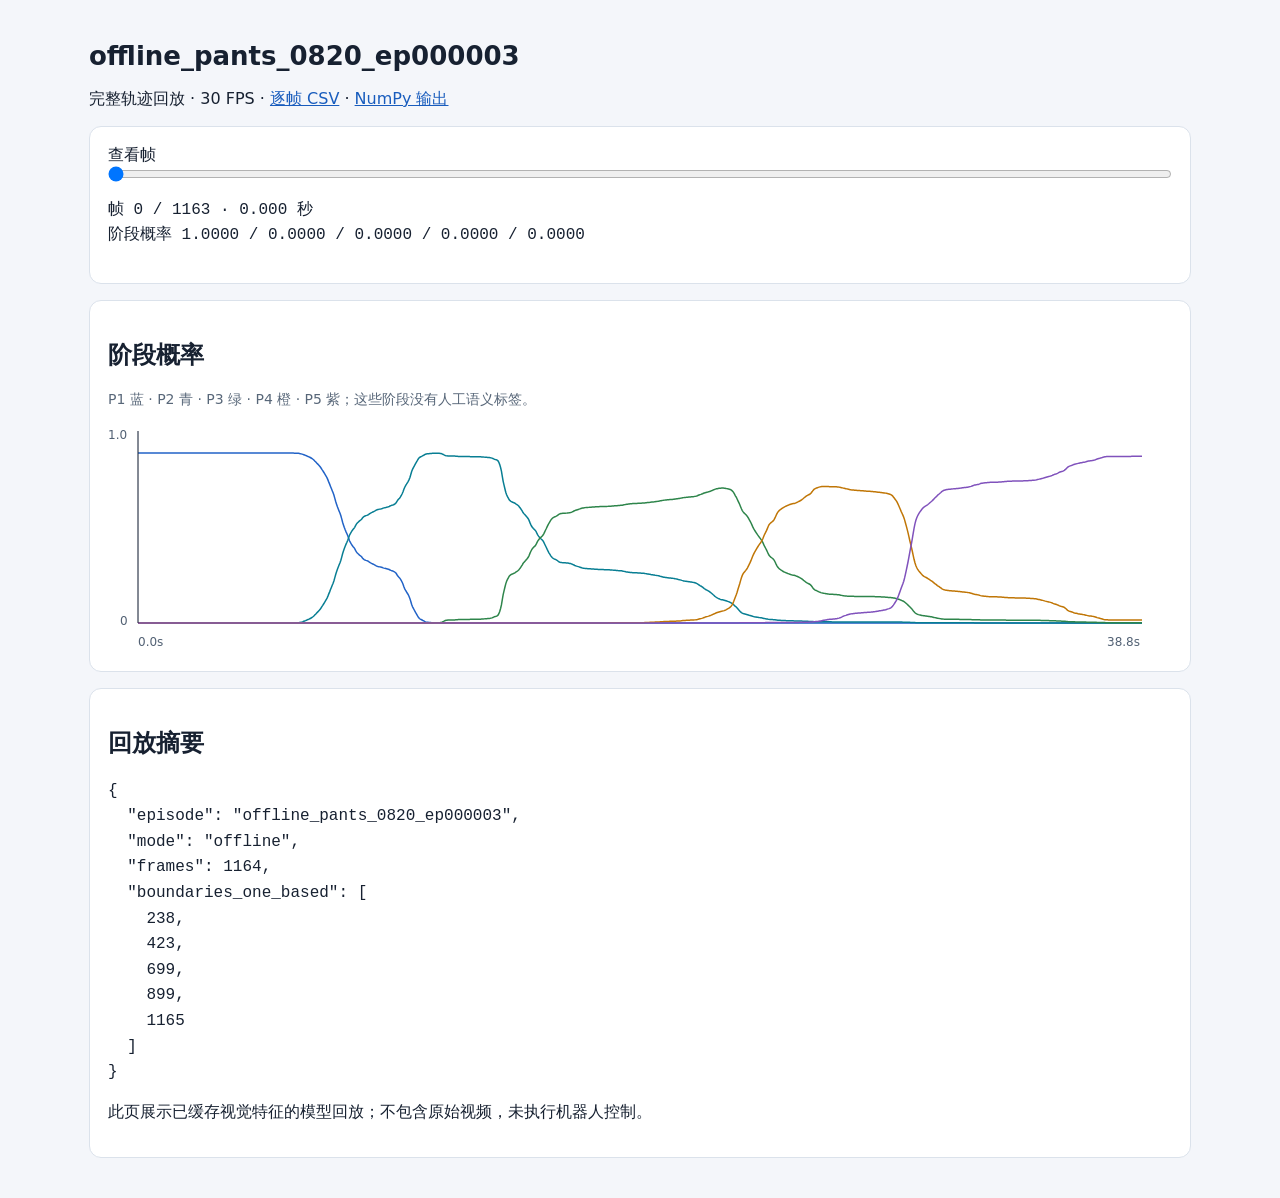
<file: reports/offline_2000/index.html>
<!doctype html>
<html lang="zh-CN"><meta charset="utf-8"><meta name="viewport" content="width=device-width,initial-scale=1">
<title>RSi trajectory replay</title>
<style>
*{box-sizing:border-box}body{font:16px system-ui,sans-serif;background:#f4f6fa;color:#172131;max-width:1150px;margin:auto;padding:24px;overflow-wrap:anywhere}h1{font-size:26px}section{background:white;padding:18px;border-radius:12px;margin:16px 0;border:1px solid #dbe2eb}canvas{width:100%;height:230px;display:block}input{width:100%;margin:0;display:block}pre{white-space:pre-wrap;overflow-wrap:anywhere;line-height:1.6}a{color:#185cbd}.legend{color:#586779;font-size:14px}.value{font-variant-numeric:tabular-nums}
</style>
<h1 id="title"></h1><p>完整轨迹回放 · 30 FPS · <a href="predictions.csv" download>逐帧 CSV</a> · <a href="predictions.npz" download>NumPy 输出</a></p>
<section><label for="frame">查看帧</label><input id="frame" type="range" min="0" step="1" value="0"><pre id="current" class="value"></pre></section>
<section><h2>阶段概率</h2><p class="legend">P1 蓝 · P2 青 · P3 绿 · P4 橙 · P5 紫；这些阶段没有人工语义标签。</p><canvas id="phase"></canvas></section>
<section id="riskSection"><h2>持续 OOD 分数</h2><p class="legend">红色区域为报警帧，虚线为校准参考阈值。分数和分位数均不是失败概率。</p><canvas id="risk"></canvas></section>
<section><h2>回放摘要</h2><pre id="summary"></pre><p>此页展示已缓存视觉特征的模型回放；不包含原始视频，未执行机器人控制。</p></section>
<script id="payload" type="application/json">{"summary": {"episode": "offline_pants_0820_ep000003", "mode": "offline", "frames": 1164, "boundaries_one_based": [238, 423, 699, 899, 1165]}, "times": [0.0, 0.03333333333333333, 0.06666666666666667, 0.1, 0.13333333333333333, 0.16666666666666666, 0.2, 0.23333333333333334, 0.26666666666666666, 0.3, 0.3333333333333333, 0.36666666666666664, 0.4, 0.43333333333333335, 0.4666666666666667, 0.5, 0.5333333333333333, 0.5666666666666667, 0.6, 0.6333333333333333, 0.6666666666666666, 0.7, 0.7333333333333333, 0.7666666666666667, 0.8, 0.8333333333333334, 0.8666666666666667, 0.9, 0.9333333333333333, 0.9666666666666667, 1.0, 1.0333333333333334, 1.0666666666666667, 1.1, 1.1333333333333333, 1.1666666666666667, 1.2, 1.2333333333333334, 1.2666666666666666, 1.3, 1.3333333333333333, 1.3666666666666667, 1.4, 1.4333333333333333, 1.4666666666666666, 1.5, 1.5333333333333334, 1.5666666666666667, 1.6, 1.6333333333333333, 1.6666666666666667, 1.7, 1.7333333333333334, 1.7666666666666666, 1.8, 1.8333333333333333, 1.8666666666666667, 1.9, 1.9333333333333333, 1.9666666666666666, 2.0, 2.033333333333333, 2.066666666666667, 2.1, 2.1333333333333333, 2.1666666666666665, 2.2, 2.2333333333333334, 2.2666666666666666, 2.3, 2.3333333333333335, 2.3666666666666667, 2.4, 2.433333333333333, 2.466666666666667, 2.5, 2.533333333333333, 2.566666666666667, 2.6, 2.6333333333333333, 2.6666666666666665, 2.7, 2.7333333333333334, 2.7666666666666666, 2.8, 2.8333333333333335, 2.8666666666666667, 2.9, 2.933333333333333, 2.966666666666667, 3.0, 3.033333333333333, 3.066666666666667, 3.1, 3.1333333333333333, 3.1666666666666665, 3.2, 3.2333333333333334, 3.2666666666666666, 3.3, 3.3333333333333335, 3.3666666666666667, 3.4, 3.433333333333333, 3.466666666666667, 3.5, 3.533333333333333, 3.566666666666667, 3.6, 3.6333333333333333, 3.6666666666666665, 3.7, 3.7333333333333334, 3.7666666666666666, 3.8, 3.8333333333333335, 3.8666666666666667, 3.9, 3.933333333333333, 3.966666666666667, 4.0, 4.033333333333333, 4.066666666666666, 4.1, 4.133333333333334, 4.166666666666667, 4.2, 4.233333333333333, 4.266666666666667, 4.3, 4.333333333333333, 4.366666666666666, 4.4, 4.433333333333334, 4.466666666666667, 4.5, 4.533333333333333, 4.566666666666666, 4.6, 4.633333333333334, 4.666666666666667, 4.7, 4.733333333333333, 4.766666666666667, 4.8, 4.833333333333333, 4.866666666666666, 4.9, 4.933333333333334, 4.966666666666667, 5.0, 5.033333333333333, 5.066666666666666, 5.1, 5.133333333333334, 5.166666666666667, 5.2, 5.233333333333333, 5.266666666666667, 5.3, 5.333333333333333, 5.366666666666666, 5.4, 5.433333333333334, 5.466666666666667, 5.5, 5.533333333333333, 5.566666666666666, 5.6, 5.633333333333334, 5.666666666666667, 5.7, 5.733333333333333, 5.766666666666667, 5.8, 5.833333333333333, 5.866666666666666, 5.9, 5.933333333333334, 5.966666666666667, 6.0, 6.033333333333333, 6.066666666666666, 6.1, 6.133333333333334, 6.166666666666667, 6.2, 6.233333333333333, 6.266666666666667, 6.3, 6.333333333333333, 6.366666666666666, 6.4, 6.433333333333334, 6.466666666666667, 6.5, 6.533333333333333, 6.566666666666666, 6.6, 6.633333333333334, 6.666666666666667, 6.7, 6.733333333333333, 6.766666666666667, 6.8, 6.833333333333333, 6.866666666666666, 6.9, 6.933333333333334, 6.966666666666667, 7.0, 7.033333333333333, 7.066666666666666, 7.1, 7.133333333333334, 7.166666666666667, 7.2, 7.233333333333333, 7.266666666666667, 7.3, 7.333333333333333, 7.366666666666666, 7.4, 7.433333333333334, 7.466666666666667, 7.5, 7.533333333333333, 7.566666666666666, 7.6, 7.633333333333334, 7.666666666666667, 7.7, 7.733333333333333, 7.766666666666667, 7.8, 7.833333333333333, 7.866666666666666, 7.9, 7.933333333333334, 7.966666666666667, 8.0, 8.033333333333333, 8.066666666666666, 8.1, 8.133333333333333, 8.166666666666666, 8.2, 8.233333333333333, 8.266666666666667, 8.3, 8.333333333333334, 8.366666666666667, 8.4, 8.433333333333334, 8.466666666666667, 8.5, 8.533333333333333, 8.566666666666666, 8.6, 8.633333333333333, 8.666666666666666, 8.7, 8.733333333333333, 8.766666666666667, 8.8, 8.833333333333334, 8.866666666666667, 8.9, 8.933333333333334, 8.966666666666667, 9.0, 9.033333333333333, 9.066666666666666, 9.1, 9.133333333333333, 9.166666666666666, 9.2, 9.233333333333333, 9.266666666666667, 9.3, 9.333333333333334, 9.366666666666667, 9.4, 9.433333333333334, 9.466666666666667, 9.5, 9.533333333333333, 9.566666666666666, 9.6, 9.633333333333333, 9.666666666666666, 9.7, 9.733333333333333, 9.766666666666667, 9.8, 9.833333333333334, 9.866666666666667, 9.9, 9.933333333333334, 9.966666666666667, 10.0, 10.033333333333333, 10.066666666666666, 10.1, 10.133333333333333, 10.166666666666666, 10.2, 10.233333333333333, 10.266666666666667, 10.3, 10.333333333333334, 10.366666666666667, 10.4, 10.433333333333334, 10.466666666666667, 10.5, 10.533333333333333, 10.566666666666666, 10.6, 10.633333333333333, 10.666666666666666, 10.7, 10.733333333333333, 10.766666666666667, 10.8, 10.833333333333334, 10.866666666666667, 10.9, 10.933333333333334, 10.966666666666667, 11.0, 11.033333333333333, 11.066666666666666, 11.1, 11.133333333333333, 11.166666666666666, 11.2, 11.233333333333333, 11.266666666666667, 11.3, 11.333333333333334, 11.366666666666667, 11.4, 11.433333333333334, 11.466666666666667, 11.5, 11.533333333333333, 11.566666666666666, 11.6, 11.633333333333333, 11.666666666666666, 11.7, 11.733333333333333, 11.766666666666667, 11.8, 11.833333333333334, 11.866666666666667, 11.9, 11.933333333333334, 11.966666666666667, 12.0, 12.033333333333333, 12.066666666666666, 12.1, 12.133333333333333, 12.166666666666666, 12.2, 12.233333333333333, 12.266666666666667, 12.3, 12.333333333333334, 12.366666666666667, 12.4, 12.433333333333334, 12.466666666666667, 12.5, 12.533333333333333, 12.566666666666666, 12.6, 12.633333333333333, 12.666666666666666, 12.7, 12.733333333333333, 12.766666666666667, 12.8, 12.833333333333334, 12.866666666666667, 12.9, 12.933333333333334, 12.966666666666667, 13.0, 13.033333333333333, 13.066666666666666, 13.1, 13.133333333333333, 13.166666666666666, 13.2, 13.233333333333333, 13.266666666666667, 13.3, 13.333333333333334, 13.366666666666667, 13.4, 13.433333333333334, 13.466666666666667, 13.5, 13.533333333333333, 13.566666666666666, 13.6, 13.633333333333333, 13.666666666666666, 13.7, 13.733333333333333, 13.766666666666667, 13.8, 13.833333333333334, 13.866666666666667, 13.9, 13.933333333333334, 13.966666666666667, 14.0, 14.033333333333333, 14.066666666666666, 14.1, 14.133333333333333, 14.166666666666666, 14.2, 14.233333333333333, 14.266666666666667, 14.3, 14.333333333333334, 14.366666666666667, 14.4, 14.433333333333334, 14.466666666666667, 14.5, 14.533333333333333, 14.566666666666666, 14.6, 14.633333333333333, 14.666666666666666, 14.7, 14.733333333333333, 14.766666666666667, 14.8, 14.833333333333334, 14.866666666666667, 14.9, 14.933333333333334, 14.966666666666667, 15.0, 15.033333333333333, 15.066666666666666, 15.1, 15.133333333333333, 15.166666666666666, 15.2, 15.233333333333333, 15.266666666666667, 15.3, 15.333333333333334, 15.366666666666667, 15.4, 15.433333333333334, 15.466666666666667, 15.5, 15.533333333333333, 15.566666666666666, 15.6, 15.633333333333333, 15.666666666666666, 15.7, 15.733333333333333, 15.766666666666667, 15.8, 15.833333333333334, 15.866666666666667, 15.9, 15.933333333333334, 15.966666666666667, 16.0, 16.033333333333335, 16.066666666666666, 16.1, 16.133333333333333, 16.166666666666668, 16.2, 16.233333333333334, 16.266666666666666, 16.3, 16.333333333333332, 16.366666666666667, 16.4, 16.433333333333334, 16.466666666666665, 16.5, 16.533333333333335, 16.566666666666666, 16.6, 16.633333333333333, 16.666666666666668, 16.7, 16.733333333333334, 16.766666666666666, 16.8, 16.833333333333332, 16.866666666666667, 16.9, 16.933333333333334, 16.966666666666665, 17.0, 17.033333333333335, 17.066666666666666, 17.1, 17.133333333333333, 17.166666666666668, 17.2, 17.233333333333334, 17.266666666666666, 17.3, 17.333333333333332, 17.366666666666667, 17.4, 17.433333333333334, 17.466666666666665, 17.5, 17.533333333333335, 17.566666666666666, 17.6, 17.633333333333333, 17.666666666666668, 17.7, 17.733333333333334, 17.766666666666666, 17.8, 17.833333333333332, 17.866666666666667, 17.9, 17.933333333333334, 17.966666666666665, 18.0, 18.033333333333335, 18.066666666666666, 18.1, 18.133333333333333, 18.166666666666668, 18.2, 18.233333333333334, 18.266666666666666, 18.3, 18.333333333333332, 18.366666666666667, 18.4, 18.433333333333334, 18.466666666666665, 18.5, 18.533333333333335, 18.566666666666666, 18.6, 18.633333333333333, 18.666666666666668, 18.7, 18.733333333333334, 18.766666666666666, 18.8, 18.833333333333332, 18.866666666666667, 18.9, 18.933333333333334, 18.966666666666665, 19.0, 19.033333333333335, 19.066666666666666, 19.1, 19.133333333333333, 19.166666666666668, 19.2, 19.233333333333334, 19.266666666666666, 19.3, 19.333333333333332, 19.366666666666667, 19.4, 19.433333333333334, 19.466666666666665, 19.5, 19.533333333333335, 19.566666666666666, 19.6, 19.633333333333333, 19.666666666666668, 19.7, 19.733333333333334, 19.766666666666666, 19.8, 19.833333333333332, 19.866666666666667, 19.9, 19.933333333333334, 19.966666666666665, 20.0, 20.033333333333335, 20.066666666666666, 20.1, 20.133333333333333, 20.166666666666668, 20.2, 20.233333333333334, 20.266666666666666, 20.3, 20.333333333333332, 20.366666666666667, 20.4, 20.433333333333334, 20.466666666666665, 20.5, 20.533333333333335, 20.566666666666666, 20.6, 20.633333333333333, 20.666666666666668, 20.7, 20.733333333333334, 20.766666666666666, 20.8, 20.833333333333332, 20.866666666666667, 20.9, 20.933333333333334, 20.966666666666665, 21.0, 21.033333333333335, 21.066666666666666, 21.1, 21.133333333333333, 21.166666666666668, 21.2, 21.233333333333334, 21.266666666666666, 21.3, 21.333333333333332, 21.366666666666667, 21.4, 21.433333333333334, 21.466666666666665, 21.5, 21.533333333333335, 21.566666666666666, 21.6, 21.633333333333333, 21.666666666666668, 21.7, 21.733333333333334, 21.766666666666666, 21.8, 21.833333333333332, 21.866666666666667, 21.9, 21.933333333333334, 21.966666666666665, 22.0, 22.033333333333335, 22.066666666666666, 22.1, 22.133333333333333, 22.166666666666668, 22.2, 22.233333333333334, 22.266666666666666, 22.3, 22.333333333333332, 22.366666666666667, 22.4, 22.433333333333334, 22.466666666666665, 22.5, 22.533333333333335, 22.566666666666666, 22.6, 22.633333333333333, 22.666666666666668, 22.7, 22.733333333333334, 22.766666666666666, 22.8, 22.833333333333332, 22.866666666666667, 22.9, 22.933333333333334, 22.966666666666665, 23.0, 23.033333333333335, 23.066666666666666, 23.1, 23.133333333333333, 23.166666666666668, 23.2, 23.233333333333334, 23.266666666666666, 23.3, 23.333333333333332, 23.366666666666667, 23.4, 23.433333333333334, 23.466666666666665, 23.5, 23.533333333333335, 23.566666666666666, 23.6, 23.633333333333333, 23.666666666666668, 23.7, 23.733333333333334, 23.766666666666666, 23.8, 23.833333333333332, 23.866666666666667, 23.9, 23.933333333333334, 23.966666666666665, 24.0, 24.033333333333335, 24.066666666666666, 24.1, 24.133333333333333, 24.166666666666668, 24.2, 24.233333333333334, 24.266666666666666, 24.3, 24.333333333333332, 24.366666666666667, 24.4, 24.433333333333334, 24.466666666666665, 24.5, 24.533333333333335, 24.566666666666666, 24.6, 24.633333333333333, 24.666666666666668, 24.7, 24.733333333333334, 24.766666666666666, 24.8, 24.833333333333332, 24.866666666666667, 24.9, 24.933333333333334, 24.966666666666665, 25.0, 25.033333333333335, 25.066666666666666, 25.1, 25.133333333333333, 25.166666666666668, 25.2, 25.233333333333334, 25.266666666666666, 25.3, 25.333333333333332, 25.366666666666667, 25.4, 25.433333333333334, 25.466666666666665, 25.5, 25.533333333333335, 25.566666666666666, 25.6, 25.633333333333333, 25.666666666666668, 25.7, 25.733333333333334, 25.766666666666666, 25.8, 25.833333333333332, 25.866666666666667, 25.9, 25.933333333333334, 25.966666666666665, 26.0, 26.033333333333335, 26.066666666666666, 26.1, 26.133333333333333, 26.166666666666668, 26.2, 26.233333333333334, 26.266666666666666, 26.3, 26.333333333333332, 26.366666666666667, 26.4, 26.433333333333334, 26.466666666666665, 26.5, 26.533333333333335, 26.566666666666666, 26.6, 26.633333333333333, 26.666666666666668, 26.7, 26.733333333333334, 26.766666666666666, 26.8, 26.833333333333332, 26.866666666666667, 26.9, 26.933333333333334, 26.966666666666665, 27.0, 27.033333333333335, 27.066666666666666, 27.1, 27.133333333333333, 27.166666666666668, 27.2, 27.233333333333334, 27.266666666666666, 27.3, 27.333333333333332, 27.366666666666667, 27.4, 27.433333333333334, 27.466666666666665, 27.5, 27.533333333333335, 27.566666666666666, 27.6, 27.633333333333333, 27.666666666666668, 27.7, 27.733333333333334, 27.766666666666666, 27.8, 27.833333333333332, 27.866666666666667, 27.9, 27.933333333333334, 27.966666666666665, 28.0, 28.033333333333335, 28.066666666666666, 28.1, 28.133333333333333, 28.166666666666668, 28.2, 28.233333333333334, 28.266666666666666, 28.3, 28.333333333333332, 28.366666666666667, 28.4, 28.433333333333334, 28.466666666666665, 28.5, 28.533333333333335, 28.566666666666666, 28.6, 28.633333333333333, 28.666666666666668, 28.7, 28.733333333333334, 28.766666666666666, 28.8, 28.833333333333332, 28.866666666666667, 28.9, 28.933333333333334, 28.966666666666665, 29.0, 29.033333333333335, 29.066666666666666, 29.1, 29.133333333333333, 29.166666666666668, 29.2, 29.233333333333334, 29.266666666666666, 29.3, 29.333333333333332, 29.366666666666667, 29.4, 29.433333333333334, 29.466666666666665, 29.5, 29.533333333333335, 29.566666666666666, 29.6, 29.633333333333333, 29.666666666666668, 29.7, 29.733333333333334, 29.766666666666666, 29.8, 29.833333333333332, 29.866666666666667, 29.9, 29.933333333333334, 29.966666666666665, 30.0, 30.033333333333335, 30.066666666666666, 30.1, 30.133333333333333, 30.166666666666668, 30.2, 30.233333333333334, 30.266666666666666, 30.3, 30.333333333333332, 30.366666666666667, 30.4, 30.433333333333334, 30.466666666666665, 30.5, 30.533333333333335, 30.566666666666666, 30.6, 30.633333333333333, 30.666666666666668, 30.7, 30.733333333333334, 30.766666666666666, 30.8, 30.833333333333332, 30.866666666666667, 30.9, 30.933333333333334, 30.966666666666665, 31.0, 31.033333333333335, 31.066666666666666, 31.1, 31.133333333333333, 31.166666666666668, 31.2, 31.233333333333334, 31.266666666666666, 31.3, 31.333333333333332, 31.366666666666667, 31.4, 31.433333333333334, 31.466666666666665, 31.5, 31.533333333333335, 31.566666666666666, 31.6, 31.633333333333333, 31.666666666666668, 31.7, 31.733333333333334, 31.766666666666666, 31.8, 31.833333333333332, 31.866666666666667, 31.9, 31.933333333333334, 31.966666666666665, 32.0, 32.03333333333333, 32.06666666666667, 32.1, 32.13333333333333, 32.166666666666664, 32.2, 32.233333333333334, 32.266666666666666, 32.3, 32.333333333333336, 32.36666666666667, 32.4, 32.43333333333333, 32.46666666666667, 32.5, 32.53333333333333, 32.56666666666667, 32.6, 32.63333333333333, 32.666666666666664, 32.7, 32.733333333333334, 32.766666666666666, 32.8, 32.833333333333336, 32.86666666666667, 32.9, 32.93333333333333, 32.96666666666667, 33.0, 33.03333333333333, 33.06666666666667, 33.1, 33.13333333333333, 33.166666666666664, 33.2, 33.233333333333334, 33.266666666666666, 33.3, 33.333333333333336, 33.36666666666667, 33.4, 33.43333333333333, 33.46666666666667, 33.5, 33.53333333333333, 33.56666666666667, 33.6, 33.63333333333333, 33.666666666666664, 33.7, 33.733333333333334, 33.766666666666666, 33.8, 33.833333333333336, 33.86666666666667, 33.9, 33.93333333333333, 33.96666666666667, 34.0, 34.03333333333333, 34.06666666666667, 34.1, 34.13333333333333, 34.166666666666664, 34.2, 34.233333333333334, 34.266666666666666, 34.3, 34.333333333333336, 34.36666666666667, 34.4, 34.43333333333333, 34.46666666666667, 34.5, 34.53333333333333, 34.56666666666667, 34.6, 34.63333333333333, 34.666666666666664, 34.7, 34.733333333333334, 34.766666666666666, 34.8, 34.833333333333336, 34.86666666666667, 34.9, 34.93333333333333, 34.96666666666667, 35.0, 35.03333333333333, 35.06666666666667, 35.1, 35.13333333333333, 35.166666666666664, 35.2, 35.233333333333334, 35.266666666666666, 35.3, 35.333333333333336, 35.36666666666667, 35.4, 35.43333333333333, 35.46666666666667, 35.5, 35.53333333333333, 35.56666666666667, 35.6, 35.63333333333333, 35.666666666666664, 35.7, 35.733333333333334, 35.766666666666666, 35.8, 35.833333333333336, 35.86666666666667, 35.9, 35.93333333333333, 35.96666666666667, 36.0, 36.03333333333333, 36.06666666666667, 36.1, 36.13333333333333, 36.166666666666664, 36.2, 36.233333333333334, 36.266666666666666, 36.3, 36.333333333333336, 36.36666666666667, 36.4, 36.43333333333333, 36.46666666666667, 36.5, 36.53333333333333, 36.56666666666667, 36.6, 36.63333333333333, 36.666666666666664, 36.7, 36.733333333333334, 36.766666666666666, 36.8, 36.833333333333336, 36.86666666666667, 36.9, 36.93333333333333, 36.96666666666667, 37.0, 37.03333333333333, 37.06666666666667, 37.1, 37.13333333333333, 37.166666666666664, 37.2, 37.233333333333334, 37.266666666666666, 37.3, 37.333333333333336, 37.36666666666667, 37.4, 37.43333333333333, 37.46666666666667, 37.5, 37.53333333333333, 37.56666666666667, 37.6, 37.63333333333333, 37.666666666666664, 37.7, 37.733333333333334, 37.766666666666666, 37.8, 37.833333333333336, 37.86666666666667, 37.9, 37.93333333333333, 37.96666666666667, 38.0, 38.03333333333333, 38.06666666666667, 38.1, 38.13333333333333, 38.166666666666664, 38.2, 38.233333333333334, 38.266666666666666, 38.3, 38.333333333333336, 38.36666666666667, 38.4, 38.43333333333333, 38.46666666666667, 38.5, 38.53333333333333, 38.56666666666667, 38.6, 38.63333333333333, 38.666666666666664, 38.7, 38.733333333333334, 38.766666666666666], "phase_probs": [[1.0, 0.0, 0.0, 0.0, 0.0], [1.0, 5.25730933766144e-18, 1.0619736718127427e-25, 5.604557230681027e-32, 2.569101592343873e-37], [1.0, 3.001860412872007e-15, 1.2127478026857048e-22, 1.2800480319369665e-28, 1.1735408261480147e-33], [1.0, 4.853469141613987e-15, 2.941191523380917e-22, 4.6565962345270675e-28, 6.403741309658545e-33], [1.0, 1.4369707951756433e-13, 1.1610676239454391e-20, 2.4509798932395996e-26, 4.494130253758676e-31], [1.0, 3.835304740896356e-13, 3.873639956558946e-20, 1.0221384147703775e-25, 2.3427591127142422e-30], [1.0, 6.400047050485191e-13, 7.756817047086686e-20, 2.4561423407518098e-25, 6.755455819825353e-30], [1.0, 9.32546141002577e-13, 1.3186127503738442e-19, 4.871158897324119e-25, 1.5630836896217423e-29], [1.0, 9.733480297799413e-13, 1.5729208994032056e-19, 6.640673008386067e-25, 2.4353196067680466e-29], [1.0, 1.0053232118306665e-12, 1.8276655154526594e-19, 8.680658927640486e-25, 3.5813852966502664e-29], [1.0, 1.0822591737721932e-12, 2.186147886098154e-19, 1.153695663250341e-24, 5.288702331197e-29], [1.0, 1.1650677167809875e-12, 2.588760730164265e-19, 1.5027768690024066e-24, 7.577868079773637e-29], [1.0, 1.285377295053014e-12, 3.115729322582184e-19, 1.9731000794301526e-24, 1.0854059684080364e-28], [1.0, 1.3025418417467183e-12, 3.4204450826587025e-19, 2.346563989686468e-24, 1.3984262789337002e-28], [1.0, 1.4118519721384448e-12, 3.9926808756046444e-19, 2.949831956318848e-24, 1.8931766167880143e-28], [1.0, 1.439318499454889e-12, 4.361092644775043e-19, 3.452148406833964e-24, 2.3738242122539314e-28], [1.0, 3.546625449921126e-12, 1.1462575722319623e-18, 9.67839481777637e-24, 7.0989339601051165e-28], [1.0, 7.122151826632894e-12, 2.445720781232474e-18, 2.19409354557103e-23, 1.7099201455336912e-27], [1.0, 2.3185783154522355e-11, 8.430255053406647e-18, 8.007755447891079e-23, 6.607803239062408e-27], [1.0, 5.53742711406624e-11, 2.1252394136300317e-17, 2.130871834489466e-22, 1.856037330407841e-26], [1.0, 6.404848179597522e-11, 2.5875270006204e-17, 2.730919828678915e-22, 2.5038984392099343e-26], [1.0, 7.565800069775364e-11, 3.2093714411995917e-17, 3.5565719443419864e-22, 3.423975570806773e-26], [1.0, 1.2213363653756915e-10, 5.427546581883426e-17, 6.301106376285313e-22, 6.355083790280684e-26], [1.0, 1.5905791961312588e-10, 7.38972851357231e-17, 8.969022850581229e-22, 9.457072840372274e-26], [1.0, 2.4339469328893415e-10, 1.1799605706615832e-16, 1.4943960864759855e-21, 1.6442305501016907e-25], [1.0, 4.742041759264737e-10, 2.3946955495770996e-16, 3.1591885518604103e-21, 3.6207897106455275e-25], [1.0, 9.485892071836588e-10, 4.981914276526813e-16, 6.835229277247216e-21, 8.147346554437426e-25], [1.0, 1.806235716550475e-09, 9.851053527665005e-16, 1.4035510160920276e-20, 1.737335390054238e-24], [1.0, 2.1720452103579646e-09, 1.2284885175778805e-15, 1.8151358940592405e-20, 2.330026506884641e-24], [1.0, 2.573617985390797e-09, 1.507600061500039e-15, 2.3070786220378524e-20, 3.0672984727021407e-24], [1.0, 3.02789415762561e-09, 1.8348719929789457e-15, 2.904714514344141e-20, 3.995051553707474e-24], [1.0, 3.519125879591911e-09, 2.2036375274449987e-15, 3.6047613441568895e-20, 5.123159330205614e-24], [1.0, 3.800150416566339e-09, 2.4563722536314215e-15, 4.147792814718308e-20, 6.0851136729720304e-24], [1.0, 4.038436696163217e-09, 2.691971291536653e-15, 4.6876535339707484e-20, 7.0920717415204e-24], [1.0, 4.614124193835778e-09, 3.1689192387513148e-15, 5.68537972490403e-20, 8.862251158148289e-24], [1.0, 5.496346044964184e-09, 3.885839454977882e-15, 7.176629334267725e-20, 1.1515855392149653e-23], [1.0, 6.045284717259847e-09, 4.396041703943511e-15, 8.350840001885451e-20, 1.3782954070194362e-23], [1.0, 6.513557249121504e-09, 4.868130858414485e-15, 9.504473905531066e-20, 1.6122835421937476e-23], [1.0, 7.71755370720939e-09, 5.9238680651910354e-15, 1.187821795350315e-19, 2.0694192859828234e-23], [1.0, 9.402355338750112e-09, 7.407013438470895e-15, 1.5242925021548616e-19, 2.725514743082958e-23], [1.0, 9.874155715294819e-09, 7.978139802717211e-15, 1.6839161298986336e-19, 3.088147474781453e-23], [1.0, 1.0238904835091489e-08, 8.47966885781943e-15, 1.834509013304858e-19, 3.448444862656132e-23], [1.0, 1.0849833032011702e-08, 9.204784964843629e-15, 2.039943971323348e-19, 3.928159383274444e-23], [1.0, 1.1359753138151518e-08, 9.866847939274219e-15, 2.2387234858320246e-19, 4.413594723177418e-23], [1.0, 1.1588482173863213e-08, 1.02995945309276e-14, 2.39124783596856e-19, 4.8239500686538016e-23], [1.0, 1.178746433794231e-08, 1.0714541572227378e-14, 2.544111071662301e-19, 5.2489946352741245e-23], [1.0, 1.2100572099882356e-08, 1.1243570398995154e-14, 2.7290425487410744e-19, 5.755693878649512e-23], [1.0, 1.2443289953978365e-08, 1.181335760415186e-14, 2.9296630571005644e-19, 6.313164209884924e-23], [1.0, 1.2544944638648303e-08, 1.2163261832464928e-14, 3.080605165821651e-19, 6.779704753386045e-23], [1.0, 1.260777615641473e-08, 1.24788451327882e-14, 3.22636447101721e-19, 7.248447796534543e-23], [1.0, 1.3255196051886742e-08, 1.3387387071573265e-14, 3.531888800142499e-19, 8.096820999534152e-23], [1.0, 1.4237157230923003e-08, 1.4666715988953007e-14, 3.9467762290170727e-19, 9.228947470141759e-23], [1.0, 1.4379953228171871e-08, 1.510428304510921e-14, 4.144203820212108e-19, 9.880658911647218e-23], [1.0, 1.4618930954668485e-08, 1.565058372070445e-14, 4.376655014024463e-19, 1.063559185596776e-22], [1.0, 1.5341864667561822e-08, 1.6734421669022635e-14, 4.768025698084154e-19, 1.1805322379294167e-22], [1.0, 1.6014485737514406e-08, 1.7791571303238732e-14, 5.163086124663714e-19, 1.3020255263578462e-22], [1.0, 1.601660670758065e-08, 1.81174435127723e-14, 5.353225479180333e-19, 1.3745261349509815e-22], [1.0, 1.6063093966067754e-08, 1.8494481594517713e-14, 5.562190947450776e-19, 1.4536914191246585e-22], [1.0, 1.619816991649259e-08, 1.8977188730498994e-14, 5.80747016160018e-19, 1.5444307442819934e-22], [1.0, 1.6245062184339076e-08, 1.9360255992762962e-14, 6.026823984388523e-19, 1.6304066117492417e-22], [1.0, 1.624893108953529e-08, 1.969307556652991e-14, 6.2343098333382615e-19, 1.7151300205344887e-22], [1.0, 1.6251993528726416e-08, 2.0025058271744972e-14, 6.445037196313442e-19, 1.8026635411907502e-22], [1.0, 1.6252405643513157e-08, 2.03538425805512e-14, 6.65822025173214e-19, 1.8928284493913393e-22], [1.0, 1.6252609924549688e-08, 2.0682379555736832e-14, 6.874789060795594e-19, 1.9859271628528816e-22], [1.0, 1.6252611700906527e-08, 2.101066411510418e-14, 7.09473741964921e-19, 2.0820047413102832e-22], [1.0, 1.62526330171886e-08, 2.1338974085459948e-14, 7.318155801172485e-19, 2.181134264837804e-22], [1.0, 1.625266499161171e-08, 2.166729760834287e-14, 7.545042654401772e-19, 2.2833633175252466e-22], [1.0, 1.625271828231689e-08, 2.199565331847779e-14, 7.775403666203782e-19, 2.388741250510842e-22], [1.0, 1.625272538774425e-08, 2.2323942960042822e-14, 8.009203164414598e-19, 2.4973051718115714e-22], [1.0, 1.6252757362167358e-08, 2.2652269871057534e-14, 8.246479406137552e-19, 2.6091136464610387e-22], [1.0, 1.6252801771088343e-08, 2.2980615416797086e-14, 8.487224119566516e-19, 2.7242128701538535e-22], [1.0, 1.6252952761419692e-08, 2.3309113428467143e-14, 8.731489003489777e-19, 2.8426669615043923e-22], [1.0, 1.6252965195917568e-08, 2.3637416622559332e-14, 8.979144810936622e-19, 2.964481978964407e-22], [1.0, 1.6252995393983838e-08, 2.3965748615771727e-14, 9.230273742980424e-19, 3.089731633696882e-22], [1.0, 1.6253029144763786e-08, 2.4294085691181806e-14, 9.484866493839292e-19, 3.2184611116544674e-22], [1.0, 1.6253087764539487e-08, 2.4622460036041564e-14, 9.742935471222414e-19, 3.3507221621125464e-22], [1.0, 1.6253130397103632e-08, 2.49508106639788e-14, 1.0004459995614476e-18, 3.486555174749466e-22], [1.0, 1.625325296572555e-08, 2.5279288346858123e-14, 1.0269497969658357e-18, 3.626028812018417e-22], [1.0, 1.6253510537467264e-08, 2.5607982870171943e-14, 1.0538088684433154e-18, 3.769205173049858e-22], [1.0, 1.6253803636345765e-08, 2.5936750238319227e-14, 1.0810175271271753e-18, 3.9161120257476533e-22], [1.0, 1.625388001968986e-08, 2.6265173711089926e-14, 1.1085585056221283e-18, 4.0667347288534014e-22], [1.0, 1.6254016799166493e-08, 2.65936971337484e-14, 1.1364500019016507e-18, 4.2211868783374544e-22], [1.0, 1.625426193641033e-08, 2.6922405209589377e-14, 1.1646959450736521e-18, 4.37953158307223e-22], [1.0, 1.6254716683761217e-08, 2.7251475815531778e-14, 1.1933044001491048e-18, 4.541847098059526e-22], [1.0, 1.6255198076464694e-08, 2.7580607407846382e-14, 1.2222623390333612e-18, 4.708134937912281e-22], [1.0, 1.6256169743655846e-08, 2.7910606361898974e-14, 1.2516063644685268e-18, 4.878585438989705e-22], [1.0, 1.6257624579907315e-08, 2.8241479453953132e-14, 1.2813379240206734e-18, 5.053256156583445e-22], [1.0, 1.6259308566191066e-08, 2.8572813331930597e-14, 1.3114395434993609e-18, 5.2321324494350995e-22], [1.0, 1.6261683555285344e-08, 2.890544317031736e-14, 1.3419506173812622e-18, 5.415423334130115e-22], [1.0, 1.6270517377847682e-08, 2.924978239216697e-14, 1.3733622841550805e-18, 5.605189694006165e-22], [1.0, 1.6294919191750523e-08, 2.9622775044556293e-14, 1.4064974851327297e-18, 5.804952499273174e-22], [1.0, 1.632428059394897e-08, 3.000587449407226e-14, 1.4405112553184868e-18, 6.011422010629756e-22], [1.0, 1.6363383537054688e-08, 3.040825580159952e-14, 1.47586474790385e-18, 6.226665674736313e-22], [1.0, 1.6420349524537414e-08, 3.0845778812042465e-14, 1.5133666353351667e-18, 6.454316543160186e-22], [1.0, 1.6495196319965544e-08, 3.131955144449611e-14, 1.5531272428266359e-18, 6.695146058757808e-22], [1.0, 1.6541850555995552e-08, 3.1742244602098527e-14, 1.5908278604001184e-18, 6.9306491855233785e-22], [1.0, 1.6577979877752114e-08, 3.214641484321039e-14, 1.6280356851236724e-18, 7.167443267383125e-22], [1.0, 1.660251136570423e-08, 3.252932116921438e-14, 1.664581765357184e-18, 7.404708898737576e-22], [1.0, 1.6631608090733607e-08, 3.292225636531386e-14, 1.7020500485761156e-18, 7.649472873877207e-22], [1.0, 1.6664309043790126e-08, 3.332357718759116e-14, 1.7403704312235535e-18, 7.901544351571825e-22], [1.0, 1.6743504360761108e-08, 3.3820124841930574e-14, 1.7841375914095e-18, 8.182112766824393e-22], [1.0, 1.6830853155624936e-08, 3.4336510007894686e-14, 1.8294848733605757e-18, 8.474016040434155e-22], [1.0, 1.6968291660646173e-08, 3.495962471334463e-14, 1.8811201755331265e-18, 8.79949525365404e-22], [1.0, 1.7319020884087877e-08, 3.6032032799072564e-14, 1.957824840530322e-18, 9.248133703316437e-22], [1.0, 1.806323268738197e-08, 3.794519562384975e-14, 2.081786747512978e-18, 9.929208693415885e-22], [1.0, 1.85261974650075e-08, 3.929192718800725e-14, 2.1763909805803615e-18, 1.0480288494012538e-21], [1.0, 1.8771794785266138e-08, 4.019196406896894e-14, 2.247437523392541e-18, 1.0925530171725926e-21], [1.0, 1.8882834851297048e-08, 4.0811101107698575e-14, 2.3035778579762087e-18, 1.1304145036037581e-21], [1.0, 1.9064760437004225e-08, 4.158936514403119e-14, 2.3694363239864557e-18, 1.173604600299285e-21], [1.0, 1.935133120412047e-08, 4.260536083547199e-14, 2.4497851331722535e-18, 1.2246431183170666e-21], [1.0, 1.9855029620430287e-08, 4.411536985867402e-14, 2.5598710853793326e-18, 1.2914208881416218e-21], [1.0, 2.0377584064590337e-08, 4.568800172173246e-14, 2.6752160451258707e-18, 1.361886235599287e-21], [1.0, 2.0521319754607248e-08, 4.642475097925425e-14, 2.7428343378893242e-18, 1.4088947724857692e-21], [1.0, 2.0549725476826097e-08, 4.690406998344651e-14, 2.7958841189093407e-18, 1.44897395518079e-21], [1.0, 2.0555900093199853e-08, 4.733334628111499e-14, 2.846430024215159e-18, 1.4882309049988553e-21], [1.0, 2.0556750968125925e-08, 4.7750499843242367e-14, 2.896692620161178e-18, 1.5278024904112462e-21], [1.0, 2.0556937485594062e-08, 4.816613552232826e-14, 2.9473024251693163e-18, 1.5680200077546066e-21], [1.0, 2.0557015645294996e-08, 4.858152725592535e-14, 2.9983351262656222e-18, 1.6089294002880565e-21], [1.0, 2.0557045843361266e-08, 4.899679362864624e-14, 3.0497977544853026e-18, 1.650539755689224e-21], [1.0, 2.055706360692966e-08, 4.941203628444461e-14, 3.1016969272732578e-18, 1.6928606665067168e-21], [1.0, 2.0557109792207484e-08, 4.982735009101055e-14, 3.154037607713163e-18, 1.7359015233407504e-21], [1.0, 2.055717907012422e-08, 5.0242728272080484e-14, 3.2068206229856313e-18, 1.7796677787979018e-21], [1.0, 2.055750591978267e-08, 5.0658729869399594e-14, 3.260081748652155e-18, 1.824186292014272e-21], [1.0, 2.0558623248234653e-08, 5.107671691194707e-14, 3.3139096998334307e-18, 1.869513810487939e-21], [1.0, 2.057240067188104e-08, 5.1526460913753e-14, 3.3702553820041647e-18, 1.9167673107735975e-21], [1.0, 2.065936222095388e-08, 5.2161532336286384e-14, 3.4392947710599844e-18, 1.971815413135113e-21], [1.0, 2.5337795861446466e-08, 6.448558050389797e-14, 4.285884142710803e-18, 2.4768509804158258e-21], [0.9999999403953552, 5.4892730361189024e-08, 1.4081262740030243e-13, 9.433022121766918e-18, 5.494718471119679e-21], [0.9999998807907104, 1.3476093840836256e-07, 3.484149546564147e-13, 2.3523966101630165e-17, 1.3810625278643823e-20], [0.9999998211860657, 1.857999052390369e-07, 4.841252724228917e-13, 3.2941961660389445e-17, 1.9490995714080506e-20], [0.9999997615814209, 2.3626532197340566e-07, 6.203913251179305e-13, 4.2541157749773366e-17, 2.5365855375456586e-20], [0.9999997019767761, 2.9136063517398725e-07, 7.70946620345242e-13, 5.3271394286647994e-17, 3.20084161934643e-20], [0.9999992847442627, 7.319649171222409e-07, 1.9515790893043228e-12, 1.3588040335871422e-16, 8.22681267008622e-20], [0.999998927116394, 1.069129439201788e-06, 2.8721270153853062e-12, 2.0148850495859853e-16, 1.2291495482110543e-19], [0.9999984502792358, 1.5787362599439803e-06, 4.2730294129433855e-12, 3.0201872941748337e-16, 1.8562800192863415e-19], [0.9999978542327881, 2.1464786641445244e-06, 5.853043310438677e-12, 4.167800735371959e-16, 2.5807595671954045e-19], [0.9999969601631165, 3.03467004414415e-06, 8.336267440234302e-12, 5.979986962561948e-16, 3.730335891442506e-19], [0.9999952912330627, 4.728769908979302e-06, 1.3085485819908094e-11, 9.455801484696547e-16, 5.941959389443645e-19], [0.9999934434890747, 6.531286999233998e-06, 1.8205343482735614e-11, 1.3251470470790946e-15, 8.387951589314613e-19], [0.9999889135360718, 1.1081626325903926e-05, 3.1112813714262444e-11, 2.2810692560764874e-15, 1.4543469884367784e-18], [0.9999822378158569, 1.7741571355145425e-05, 5.016966009296908e-11, 3.704690024262762e-15, 2.379012180347676e-18], [0.9999812841415405, 1.8725615518633276e-05, 5.333058994416717e-11, 3.9662156818922635e-15, 2.5651584238547715e-18], [0.9999808073043823, 1.9167770005878992e-05, 5.497702987300457e-11, 4.117643150004704e-15, 2.6819941698602833e-18], [0.999980628490448, 1.9366745618754067e-05, 5.593892363209285e-11, 4.219174448293235e-15, 2.767491144383458e-18], [0.999980092048645, 1.9904167857021093e-05, 5.789327697791613e-11, 4.397098377545211e-15, 2.9043798163887866e-18], [0.9999781250953674, 2.1879392079426907e-05, 6.408037295235758e-11, 4.900798378091242e-15, 3.259579236430029e-18], [0.9999749064445496, 2.5071334675885737e-05, 7.393537865274524e-11, 5.69347213892255e-15, 3.812929565413196e-18], [0.9999721646308899, 2.781754119496327e-05, 8.259585376757528e-11, 6.403919752882674e-15, 4.318111926556482e-18], [0.9999687075614929, 3.131806442979723e-05, 9.362224884235104e-11, 7.308181634185264e-15, 4.96139374532672e-18], [0.9999675154685974, 3.2483651011716574e-05, 9.776281867379666e-11, 7.682927644775406e-15, 5.251068673530034e-18], [0.9999663829803467, 3.3641295885900036e-05, 1.0192642563300325e-10, 8.063860384012293e-15, 5.54844093092346e-18], [0.9999659657478333, 3.4048476663883775e-05, 1.0384789556061591e-10, 8.270616891272332e-15, 5.728665802015595e-18], [0.9999656677246094, 3.433605525060557e-05, 1.0541860440138606e-10, 8.451277160460412e-15, 5.892595215040435e-18], [0.999965250492096, 3.4771172067848966e-05, 1.07456890607871e-10, 8.671323614662871e-15, 6.085825433313435e-18], [0.9999648332595825, 3.518730591167696e-05, 1.0945370304549229e-10, 8.890152035487178e-15, 6.280215358805234e-18], [0.9999642372131348, 3.5771518014371395e-05, 1.1199357413671507e-10, 9.155476635885115e-15, 6.509674847137138e-18], [0.9999635219573975, 3.650760118034668e-05, 1.150355921630819e-10, 9.46479612756344e-15, 6.7730532900770844e-18], [0.9999633431434631, 3.664290488814004e-05, 1.1620213125063117e-10, 9.622024077298678e-15, 6.929736187345654e-18], [0.9999632835388184, 3.67036227544304e-05, 1.1713610637009708e-10, 9.761100110974256e-15, 7.074707034321085e-18], [0.9999632835388184, 3.672526145237498e-05, 1.179470271450711e-10, 9.890841841571092e-15, 7.214147351720986e-18], [0.9999632239341736, 3.6752986488863826e-05, 1.187785148015763e-10, 1.0023173798920631e-14, 7.356679670250611e-18], [0.9999632239341736, 3.679432484204881e-05, 1.1965536894642526e-10, 1.0160233894181744e-14, 7.503919473646275e-18], [0.9999631643295288, 3.681962698465213e-05, 1.204814442656854e-10, 1.029387790556658e-14, 7.649880455814932e-18], [0.9999631643295288, 3.684007242554799e-05, 1.2129251769632532e-10, 1.0427103482675473e-14, 7.796754645379848e-18], [0.999963104724884, 3.6871286283712834e-05, 1.2214007583111197e-10, 1.0564338913756667e-14, 7.947870617125935e-18], [0.999963104724884, 3.68874789273832e-05, 1.2293882578617854e-10, 1.0698220941399682e-14, 8.097706940464403e-18], [0.999963104724884, 3.69035369658377e-05, 1.2373777003027442e-10, 1.0832960166385318e-14, 8.249426754057655e-18], [0.999963104724884, 3.69232875527814e-05, 1.245498426616365e-10, 1.0969699236159421e-14, 8.403916795522346e-18], [0.9999629855155945, 3.700443630805239e-05, 1.2557108131083794e-10, 1.1125824348997334e-14, 8.574603033380826e-18], [0.9999621510505676, 3.783967986237258e-05, 1.2916978597843354e-10, 1.1512750693368993e-14, 8.925660139709556e-18], [0.9999579191207886, 4.209025064483285e-05, 1.4452984642421285e-10, 1.2957945602480071e-14, 1.0105588615763372e-17], [0.999937891960144, 6.211407162481919e-05, 2.1454270304754886e-10, 1.934807735304734e-14, 1.5177927133568154e-17], [0.9998891353607178, 0.00011084770812885836, 3.8510927780066595e-10, 3.493322100231282e-14, 2.756433972981278e-17], [0.9998617768287659, 0.0001382340706186369, 4.830495448082672e-10, 4.407194756166598e-14, 3.4977669691494697e-17], [0.9998515248298645, 0.00014850411389488727, 5.219394361155594e-10, 4.789520695195129e-14, 3.8231894174229364e-17], [0.9998473525047302, 0.00015267090930137783, 5.396706970195453e-10, 4.980670620402007e-14, 3.998640050173599e-17], [0.9998396635055542, 0.00016036244051065296, 5.701012439907061e-10, 5.2915611887909e-14, 4.272528153668277e-17], [0.9998147487640381, 0.00018524867482483387, 6.623198101074479e-10, 6.182418265483422e-14, 5.0202120771435284e-17], [0.9997657537460327, 0.000234218779951334, 8.421406905156914e-10, 7.905334779801862e-14, 6.455542493490442e-17], [0.9996392130851746, 0.0003607667749747634, 1.3044534341588587e-09, 1.2313895291892613e-13, 1.0112136081183974e-16], [0.9994291663169861, 0.0005708258249796927, 2.0755601681798908e-09, 1.9702436297036607e-13, 1.6270048402365996e-16], [0.9992254972457886, 0.0007744795293547213, 2.83179146798318e-09, 2.7030257914763267e-13, 2.2445393720393696e-16], [0.9990797638893127, 0.0009202298824675381, 3.3834168799984354e-09, 3.2473974681188067e-13, 2.711485342454616e-16], [0.9989445209503174, 0.0010555012850090861, 3.902233647323783e-09, 3.76592068076706e-13, 3.1617291466389875e-16], [0.9987926483154297, 0.0012073394609615207, 4.488156957194178e-09, 4.355027081147378e-13, 3.676318338057124e-16], [0.9985055923461914, 0.0014943991554901004, 5.585750084691199e-09, 5.449498274509579e-13, 4.625244054910196e-16], [0.9980916380882263, 0.0019083409570157528, 7.172026528223796e-09, 7.034875611731939e-13, 6.003129490867712e-16], [0.9972899556159973, 0.002710036700591445, 1.0240762904345502e-08, 1.0098891124396547e-12, 8.66414437516018e-16], [0.9961836934089661, 0.0038162656128406525, 1.450002962144481e-08, 1.4375559119830794e-12, 1.2399236741240504e-15], [0.9947603940963745, 0.005239560734480619, 2.0017104418457166e-08, 1.9950753289005307e-12, 1.7299576450990808e-15], [0.9933493137359619, 0.006650686729699373, 2.5547645776669015e-08, 2.5597583948322455e-12, 2.231356468885659e-15], [0.9917126893997192, 0.008287263102829456, 3.200989695528733e-08, 3.2241136843635942e-12, 2.825283689522639e-15], [0.9898770451545715, 0.010122942738234997, 3.93177721491611e-08, 3.980898510141939e-12, 3.506732918775275e-15], [0.98796147108078, 0.012038499116897583, 4.7020353832749606e-08, 4.785556066005947e-12, 4.237522875996658e-15], [0.9860567450523376, 0.013943180441856384, 5.47673977280283e-08, 5.6028797053298e-12, 4.986976780694315e-15], [0.9839778542518616, 0.0160220954567194, 6.328973967129059e-08, 6.508090941159672e-12, 5.822567583380631e-15], [0.9817008972167969, 0.01829903945326805, 7.269377277907552e-08, 7.513411767745559e-12, 6.756496793660803e-15], [0.9793172478675842, 0.02068265713751316, 8.262916395551656e-08, 8.583841970555284e-12, 7.758509241691854e-15], [0.9772164821624756, 0.022783419117331505, 9.154151570101021e-08, 9.557926498870994e-12, 8.682827169119531e-15], [0.9747219681739807, 0.02527790702879429, 1.0215307355565528e-07, 1.0719713311457824e-11, 9.787472481787018e-15], [0.9721547365188599, 0.027845166623592377, 1.131912767959875e-07, 1.1937678276452424e-11, 1.0954338293660965e-14], [0.9692369699478149, 0.0307629331946373, 1.2579683072999615e-07, 1.3333398621306891e-11, 1.229632139111616e-14], [0.9660413265228271, 0.03395852446556091, 1.3969639667266165e-07, 1.4880239401771078e-11, 1.3791184618188335e-14], [0.9620569348335266, 0.03794291615486145, 1.5703778899478493e-07, 1.6810159167435224e-11, 1.5657058440553262e-14], [0.9573534727096558, 0.04264635592699051, 1.7761156811957335e-07, 1.9106065687890528e-11, 1.7883218574065753e-14], [0.9518162608146667, 0.04818352684378624, 2.0197610695049661e-07, 2.1833427427120355e-11, 2.0536293477389778e-14], [0.94673752784729, 0.05326225236058235, 2.2474810634776077e-07, 2.4413474714046757e-11, 2.3075178175028556e-14], [0.941223680973053, 0.05877606198191643, 2.4969082801362674e-07, 2.7254455636782637e-11, 2.5885591142370962e-14], [0.935956597328186, 0.06404309719800949, 2.7393801360631187e-07, 3.004543142060001e-11, 2.8674379358569965e-14], [0.9306122064590454, 0.06938747316598892, 2.9891484132349433e-07, 3.294237105322395e-11, 3.159041564036909e-14], [0.9252336621284485, 0.07476600259542465, 3.245382913519279e-07, 3.5937221948278975e-11, 3.4627411615167913e-14], [0.9189176559448242, 0.08108198642730713, 3.548913696249656e-07, 3.9485300445951665e-11, 3.822751848143319e-14], [0.9118229150772095, 0.08817671984434128, 3.8944281754993426e-07, 4.3534679333712134e-11, 4.234785265511132e-14], [0.9038264155387878, 0.09617317467927933, 4.2878551198555215e-07, 4.8158588228375265e-11, 4.706689343283131e-14], [0.8966096639633179, 0.10338987410068512, 4.653619214423088e-07, 5.251180046350612e-11, 5.1562605503678235e-14], [0.8883093595504761, 0.11169014126062393, 5.07634410951141e-07, 5.754930212931164e-11, 5.6773372624201873e-14], [0.8799706101417542, 0.12002884596586227, 5.511093945642642e-07, 6.276829750406776e-11, 6.22103009297742e-14], [0.8715637922286987, 0.12843559682369232, 5.960511089142528e-07, 6.820092407489042e-11, 6.79078849901392e-14], [0.8632607460021973, 0.1367386281490326, 6.415525604097638e-07, 7.374523908199038e-11, 7.376708971310389e-14], [0.8533508777618408, 0.14664840698242188, 6.952288345019042e-07, 8.028148978933558e-11, 8.067401998171353e-14], [0.8417174816131592, 0.15828174352645874, 7.574819278488576e-07, 8.786920496772765e-11, 8.870242187248786e-14], [0.8285847902297974, 0.17141439020633698, 8.276446692434547e-07, 9.644421372634326e-11, 9.780174445913475e-14], [0.8167654871940613, 0.18323363363742828, 8.928363399718364e-07, 1.0451126075672335e-10, 1.0646239207053043e-13], [0.8035619854927063, 0.1964370310306549, 9.668308393884217e-07, 1.1368203600703453e-10, 1.163265447509665e-13], [0.790776789188385, 0.20922216773033142, 1.040993197420903e-06, 1.2295059415023957e-10, 1.2637545903412123e-13], [0.7781041860580444, 0.22189468145370483, 1.1170977813890204e-06, 1.3252769714977575e-10, 1.3682810310125526e-13], [0.7659383416175842, 0.23406046628952026, 1.1935719612665707e-06, 1.4222903410576748e-10, 1.4749754694530492e-13], [0.7510004043579102, 0.24899831414222717, 1.2878010693384567e-06, 1.541360095114186e-10, 1.6055360437406546e-13], [0.7332942485809326, 0.26670435070991516, 1.401307713422284e-06, 1.6845973227486155e-10, 1.7624753924101039e-13], [0.7143568992614746, 0.2856415808200836, 1.5279020999514614e-06, 1.8448328975573247e-10, 1.938592922258106e-13], [0.69905024766922, 0.3009481132030487, 1.6404572988903965e-06, 1.989376580135982e-10, 2.0996209328452697e-13], [0.6840201616287231, 0.31597810983657837, 1.7534430298837833e-06, 2.1356305612840742e-10, 2.263790148176667e-13], [0.6705438494682312, 0.3294542729854584, 1.8567311599326786e-06, 2.2712123848300791e-10, 2.417941335434298e-13], [0.6579095125198364, 0.3420884907245636, 1.9551478089852026e-06, 2.401897569725975e-10, 2.5681033363235406e-13], [0.6460162401199341, 0.3539816737174988, 2.0538361695798812e-06, 2.5339555453918194e-10, 2.7209395218712185e-13], [0.6310830116271973, 0.36891481280326843, 2.182244088544394e-06, 2.703876011977968e-10, 2.9158199834657117e-13], [0.612422525882721, 0.3875751197338104, 2.347808049307787e-06, 2.921382025178332e-10, 3.163795451750079e-13], [0.5925103425979614, 0.407487154006958, 2.532612825234537e-06, 3.16467546612742e-10, 3.4418152464361917e-13], [0.5767925977706909, 0.4232047200202942, 2.6954007807944436e-06, 3.38228861584966e-10, 3.694023168951399e-13], [0.5618008375167847, 0.4381963014602661, 2.8497465791588183e-06, 3.5909783480114754e-10, 3.9384440804132725e-13], [0.5481791496276855, 0.4518178403377533, 2.994318720084266e-06, 3.78892611729853e-10, 4.172951860361568e-13], [0.5361138582229614, 0.46388301253318787, 3.13292571263446e-06, 3.9808178975420105e-10, 4.4025812726347646e-13], [0.525408148765564, 0.4745885729789734, 3.2665545859345e-06, 4.1678177575832365e-10, 4.628540389503555e-13], [0.5128317475318909, 0.48716482520103455, 3.4206420878035715e-06, 4.3824363582523063e-10, 4.88701689792953e-13], [0.497802197933197, 0.5021942257881165, 3.5990938158647623e-06, 4.630020811191571e-10, 5.184378859372785e-13], [0.48382341861724854, 0.5161728262901306, 3.77128299078322e-06, 4.871395509198351e-10, 5.477034299185279e-13], [0.4738468527793884, 0.5261492133140564, 3.914309218089329e-06, 5.076761233624438e-10, 5.731256398286422e-13], [0.4649420976638794, 0.5350538492202759, 4.0527593228034675e-06, 5.277673853498754e-10, 5.982318048054769e-13], [0.4570178985595703, 0.5429779291152954, 4.185334546491504e-06, 5.472363673320046e-10, 6.228143543431097e-13], [0.45038241147994995, 0.5496132969856262, 4.3065206227765884e-06, 5.65349878023369e-10, 6.460267975953726e-13], [0.44452691078186035, 0.5554686784744263, 4.4151884139864706e-06, 5.819409953922161e-10, 6.676592330216724e-13], [0.4371832609176636, 0.5628122091293335, 4.527187229541596e-06, 5.990873908068295e-10, 6.900837865551901e-13], [0.4275174140930176, 0.5724779367446899, 4.649226411856944e-06, 6.176856803818964e-10, 7.143449785688982e-13], [0.4183694124221802, 0.5816258192062378, 4.758338036481291e-06, 6.346880798702159e-10, 7.36924193542321e-13], [0.4123101234436035, 0.5876850485801697, 4.84067231809604e-06, 6.482197001389522e-10, 7.556137790118433e-13], [0.4069896936416626, 0.5930054187774658, 4.923456344840815e-06, 6.618984804696026e-10, 7.745998937755405e-13], [0.402271568775177, 0.5977234244346619, 5.011654138797894e-06, 6.763951065913432e-10, 7.946727585868285e-13], [0.39822453260421753, 0.6017704010009766, 5.105521722725825e-06, 6.91752821690983e-10, 8.158943355998649e-13], [0.3944070339202881, 0.6055877804756165, 5.2017212510691024e-06, 7.075265373579498e-10, 8.377497372029363e-13], [0.389334499835968, 0.610660195350647, 5.320986929291394e-06, 7.265511525744728e-10, 8.636143558095333e-13], [0.38267403841018677, 0.6173204779624939, 5.494563083630055e-06, 7.531458234844024e-10, 8.986865613659634e-13], [0.37674856185913086, 0.6232457160949707, 5.734094884246588e-06, 7.8899858868553e-10, 9.450930706436655e-13], [0.37321746349334717, 0.6267765164375305, 6.030134954926325e-06, 8.329088529990258e-10, 1.0015176622052424e-12], [0.3706257939338684, 0.6293678879737854, 6.35322385278414e-06, 8.808812568261715e-10, 1.0632488813000496e-12], [0.368439257144928, 0.6315540671348572, 6.655911420239136e-06, 9.263544931137346e-10, 1.1223929771708718e-12], [0.3667325973510742, 0.6332604289054871, 6.957268396945437e-06, 9.71960512075043e-10, 1.1821166875231048e-12], [0.36489546298980713, 0.6350972056388855, 7.286359505087603e-06, 1.0217732215878073e-09, 1.2473948740251983e-12], [0.36207515001296997, 0.6379172205924988, 7.643974640814122e-06, 1.0759474422528115e-09, 1.3184757105544342e-12], [0.3581694960594177, 0.6418224573135376, 8.031094694160856e-06, 1.1346670270029335e-09, 1.3956452096439143e-12], [0.3546220064163208, 0.6453695893287659, 8.435453310084995e-06, 1.19623888572562e-09, 1.4768758048108732e-12], [0.3519355058670044, 0.6480557322502136, 8.776987669989467e-06, 1.2492943346487095e-09, 1.5481190548255475e-12], [0.3495323061943054, 0.6504586338996887, 9.068136023415718e-06, 1.2955112538293179e-09, 1.6113437624129534e-12], [0.3469523787498474, 0.6530382633209229, 9.334247806691565e-06, 1.3384445773922948e-09, 1.670894542518675e-12], [0.3445027470588684, 0.6554876565933228, 9.561589649820235e-06, 1.3760786954364335e-09, 1.7242001012704455e-12], [0.342029869556427, 0.6579603552818298, 9.758316082297824e-06, 1.4095298261906919e-09, 1.772591296834991e-12], [0.3390812277793884, 0.6609088182449341, 9.936751666828059e-06, 1.4405366899339356e-09, 1.8182046580134115e-12], [0.3358614444732666, 0.6641284823417664, 1.0101967745868023e-05, 1.4698078310004803e-09, 1.8619045107776122e-12], [0.3335888385772705, 0.6664009094238281, 1.0255922461510636e-05, 1.4976085926932114e-09, 1.90400386429479e-12], [0.3322998285293579, 0.6676897406578064, 1.042363146552816e-05, 1.5275872788933498e-09, 1.94913768285232e-12], [0.3313278555870056, 0.6686615347862244, 1.0614046004775446e-05, 1.561081819367871e-09, 1.999049797224428e-12], [0.33023059368133545, 0.6697585582733154, 1.0847754310816526e-05, 1.6011674208726845e-09, 2.0577398292254134e-12], [0.32914304733276367, 0.6708458662033081, 1.108790183934616e-05, 1.6424527293779079e-09, 2.118345863305615e-12], [0.32784849405288696, 0.6721401810646057, 1.1342808647896163e-05, 1.68618519147401e-09, 2.182499190053755e-12], [0.32624882459640503, 0.6737395524978638, 1.1654303307295777e-05, 1.7386279083098088e-09, 2.2583681886373386e-12], [0.3242485523223877, 0.6757393479347229, 1.2112875992897898e-05, 1.8134178603190776e-09, 2.3638497843175843e-12], [0.3226592540740967, 0.6773279905319214, 1.275277554668719e-05, 1.9159323016992857e-09, 2.5062864110469985e-12], [0.32143115997314453, 0.6785551905632019, 1.3629538443638012e-05, 2.0548311940871145e-09, 2.697427784609241e-12], [0.32035189867019653, 0.679633617401123, 1.4500757970381528e-05, 2.1938144634248147e-09, 2.889957370633134e-12], [0.3190433382987976, 0.6809413433074951, 1.5348507076851092e-05, 2.330152737428648e-09, 3.0802682453312524e-12], [0.31779754161834717, 0.6821863651275635, 1.6082178262877278e-05, 2.4500041995167976e-09, 3.2499623651982557e-12], [0.31637823581695557, 0.6836049556732178, 1.681251887930557e-05, 2.5701194505955982e-09, 3.421109532816824e-12], [0.31451088190078735, 0.6854714155197144, 1.770743983797729e-05, 2.7162498916766253e-09, 3.628109531556012e-12], [0.3115770220756531, 0.688403844833374, 1.9126537154079415e-05, 2.9440050397511186e-09, 3.945854060161125e-12], [0.3093867897987366, 0.6905922293663025, 2.0999577827751637e-05, 3.2433664642894655e-09, 4.361996007451463e-12], [0.30785512924194336, 0.6921212077140808, 2.3647076886845753e-05, 3.6647225254426985e-09, 4.945520989257934e-12], [0.30643266439437866, 0.6935395002365112, 2.7835934815811925e-05, 4.328552627441695e-09, 5.861250720884392e-12], [0.3040958642959595, 0.6958690285682678, 3.509553425828926e-05, 5.475918385400291e-09, 7.440057250840404e-12], [0.30142247676849365, 0.6985299587249756, 4.760261799674481e-05, 7.452455541567815e-09, 1.0159807023457645e-11], [0.29743456840515137, 0.7024955749511719, 6.982110789977014e-05, 1.0967657892990701e-08, 1.500243505814236e-11], [0.29213613271713257, 0.7077670693397522, 9.676736226538196e-05, 1.5251410800942722e-08, 2.093219694798698e-11], [0.2839593291282654, 0.7159168124198914, 0.0001238431577803567, 1.9584055266363976e-08, 2.6968666883009362e-11], [0.27665209770202637, 0.7232012152671814, 0.00014666900096926838, 2.3270935400887538e-08, 3.2152735335300164e-11], [0.27082085609436035, 0.7290127873420715, 0.00016636821965221316, 2.6484169524110257e-08, 3.6714097040313476e-11], [0.2654736042022705, 0.7343419194221497, 0.00018447605543769896, 2.9464011674917856e-08, 4.0980389220957036e-11], [0.2581065893173218, 0.741692304611206, 0.00020108994795009494, 3.222356426135775e-08, 4.4966672746449277e-11], [0.24974209070205688, 0.7500442862510681, 0.0002135780086973682, 3.433732942426104e-08, 4.807418352292814e-11], [0.23948132991790771, 0.7602924704551697, 0.00022618148068431765, 3.6482902032730635e-08, 5.12458096790791e-11], [0.22811222076416016, 0.7716480493545532, 0.00023968030291143805, 3.878665566503514e-08, 5.4660078546708846e-11], [0.2135137915611267, 0.78622967004776, 0.0002564870228525251, 4.16416874315928e-08, 5.887495352352445e-11], [0.20087921619415283, 0.7988429069519043, 0.0002778494090307504, 4.525646346564827e-08, 6.419373366206571e-11], [0.19123691320419312, 0.8084644079208374, 0.0002986509061884135, 4.880211434965531e-08, 6.94473853424249e-11], [0.18335580825805664, 0.8163309693336487, 0.00031317363027483225, 5.134041813903423e-08, 7.329550855139644e-11], [0.17499035596847534, 0.8246848583221436, 0.0003247549757361412, 5.341031794614537e-08, 7.649610805904317e-11], [0.16635483503341675, 0.8333118557929993, 0.0003332445921842009, 5.4982351116450445e-08, 7.9000375685645e-11], [0.15603893995285034, 0.8436200618743896, 0.0003409785858821124, 5.643824962930921e-08, 8.135171702949862e-11], [0.14336347579956055, 0.8562870621681213, 0.00034941412741318345, 5.80187773380203e-08, 8.389665351327125e-11], [0.12603449821472168, 0.8736045360565186, 0.00036087186890654266, 6.011163122821017e-08, 8.719931721135055e-11], [0.10900485515594482, 0.8906235694885254, 0.00037154240999370813, 6.208504288451877e-08, 9.034741704772031e-11], [0.09550797939300537, 0.9041109085083008, 0.0003810448688454926, 6.387391238149576e-08, 9.324427341361741e-11], [0.08571261167526245, 0.913899838924408, 0.00038749154191464186, 6.515894312997261e-08, 9.541974155258259e-11], [0.07648086547851562, 0.9231258034706116, 0.0003932645486202091, 6.633707982928172e-08, 9.744999945882071e-11], [0.06710302829742432, 0.9324979782104492, 0.00039891115739010274, 6.749988301635312e-08, 9.946849593989171e-11], [0.05785977840423584, 0.941735565662384, 0.00040456923306919634, 6.867055191150939e-08, 1.0150931484265158e-10], [0.04956692457199097, 0.9500227570533752, 0.00041022326331585646, 6.984653566632915e-08, 1.0356878549222515e-10], [0.04021012783050537, 0.9593732357025146, 0.000416547991335392, 7.114309141798003e-08, 1.0581840265144749e-10], [0.03200209140777588, 0.967573881149292, 0.00042395343189127743, 7.263150791914086e-08, 1.0836621183729633e-10], [0.026328861713409424, 0.9732377529144287, 0.00043335623922757804, 7.447100358604075e-08, 1.1145313144611535e-10], [0.02307891845703125, 0.976474404335022, 0.00044662097934633493, 7.698613302409285e-08, 1.1557122620020621e-10], [0.020396113395690918, 0.9791392087936401, 0.00046460790326818824, 8.033177323341079e-08, 1.209630312581922e-10], [0.0177919864654541, 0.9817212224006653, 0.0004867108364123851, 8.441025300953697e-08, 1.2749248878840547e-10], [0.01496279239654541, 0.9845306873321533, 0.0005064440774731338, 8.809987406266373e-08, 1.3347030425325812e-10], [0.012616634368896484, 0.9868623614311218, 0.0005209183436818421, 9.089267649642352e-08, 1.3811929377993692e-10], [0.009189963340759277, 0.9902779459953308, 0.0005319889751262963, 9.310507920190503e-08, 1.4190931763025105e-10], [0.006575226783752441, 0.9928833842277527, 0.0005413075559772551, 9.502161901764339e-08, 1.4526739533504696e-10], [0.005011320114135742, 0.994434118270874, 0.0005544816376641393, 9.762693764514552e-08, 1.496992391158969e-10], [0.004344761371612549, 0.99507737159729, 0.000577743339817971, 1.0202777644963135e-07, 1.5691652144322887e-10], [0.0038347244262695312, 0.9955587387084961, 0.0006063986802473664, 1.0740874500925202e-07, 1.656862147481064e-10], [0.0033367276191711426, 0.9960362315177917, 0.0006269320147112012, 1.1137721145360047e-07, 1.7231999160927103e-10], [0.0027779340744018555, 0.9965808391571045, 0.0006411102367565036, 1.142350285476823e-07, 1.7726679846230553e-10], [0.0024678707122802734, 0.9968757629394531, 0.0006562427151948214, 1.1727828308494281e-07, 1.8252852007627496e-10], [0.0017511248588562012, 0.9975759983062744, 0.0006727440631948411, 1.205827544481508e-07, 1.8822596259404634e-10], [0.0014220476150512695, 0.9978880286216736, 0.0006897466955706477, 1.2399456750245008e-07, 1.9412187135525727e-10], [0.0013946294784545898, 0.9978988766670227, 0.0007064198725856841, 1.2736484222841682e-07, 1.9998393219200494e-10], [0.001392960548400879, 0.997884213924408, 0.0007227265741676092, 1.3068647319869342e-07, 2.0580037674022833e-10], [0.0013924837112426758, 0.9978705644607544, 0.0007368266233243048, 1.3362524953208776e-07, 2.1104273884020586e-10], [0.001391291618347168, 0.9978548288345337, 0.0007537352503277361, 1.370899269659276e-07, 2.1714509357284584e-10], [0.0013769865036010742, 0.997840940952301, 0.000781936279963702, 1.4263244452195067e-07, 2.2658012965859342e-10], [0.001280069351196289, 0.9978501796722412, 0.0008695903234183788, 1.5908125305941212e-07, 2.5344157328355266e-10], [0.0008152127265930176, 0.9980967044830322, 0.0010878780158236623, 1.9959063024543866e-07, 3.1889726970213417e-10], [0.000292360782623291, 0.9982438087463379, 0.0014635628322139382, 2.692945884064102e-07, 4.315056090220537e-10], [3.6716461181640625e-05, 0.9976333975791931, 0.0023294202983379364, 4.2985905679415737e-07, 6.907637239983444e-10], [4.5299530029296875e-06, 0.9965137839317322, 0.0034810120705515146, 6.442490985136828e-07, 1.0382413817566771e-09], [9.5367431640625e-07, 0.9949981570243835, 0.004999945405870676, 9.280964832214522e-07, 1.4999445019370228e-09], [2.980232238769531e-07, 0.9928693771362305, 0.007129008881747723, 1.327240397586138e-06, 2.1511252779049528e-09], [5.960464477539063e-08, 0.990380585193634, 0.009617572650313377, 1.7959566775971325e-06, 2.9190569961201618e-09], [0.0, 0.9875474572181702, 0.012450208887457848, 2.33208902500337e-06, 3.80118381215766e-09], [0.0, 0.9852599501609802, 0.014737265184521675, 2.7691912691807374e-06, 4.526373498237035e-09], [0.0, 0.983892023563385, 0.016104957088828087, 3.0358501135197002e-06, 4.9762021170352e-09], [0.0, 0.9831169843673706, 0.016879811882972717, 3.1920753826852888e-06, 5.246958867388685e-09], [0.0, 0.9826462864875793, 0.01735043153166771, 3.291481789347017e-06, 5.4254956083354955e-09], [0.0, 0.9823546409606934, 0.017641980201005936, 3.357351715749246e-06, 5.5495132933458535e-09], [0.0, 0.982215404510498, 0.01778118871152401, 3.3945036648219684e-06, 5.6265356818130385e-09], [0.0, 0.9821487665176392, 0.017847832292318344, 3.417946118133841e-06, 5.681112469346772e-09], [0.0, 0.9821016192436218, 0.017894944176077843, 3.437683290030691e-06, 5.729729579684317e-09], [0.0, 0.9820502400398254, 0.017946314066648483, 3.458190121818916e-06, 5.779814404860417e-09], [0.0, 0.9819847941398621, 0.01801172085106373, 3.481338353594765e-06, 5.834515093283699e-09], [0.0, 0.9818881750106812, 0.018108338117599487, 3.510536089379457e-06, 5.899594590630386e-09], [0.0, 0.9817218780517578, 0.018274573609232903, 3.5534253584046382e-06, 5.988015860936002e-09], [0.0, 0.9814332127571106, 0.018563145771622658, 3.6204912703396985e-06, 6.117684137052493e-09], [0.0, 0.9810712337493896, 0.018925048410892487, 3.7023378354206216e-06, 6.273012331803329e-09], [0.0, 0.9805074334144592, 0.019488757476210594, 3.824247414740967e-06, 6.497158366869371e-09], [0.0, 0.979968249797821, 0.020027780905365944, 3.941950126318261e-06, 6.715259459610934e-09], [0.0, 0.9797315001487732, 0.02026449888944626, 4.000576154794544e-06, 6.833532850691881e-09], [0.0, 0.9796090126037598, 0.020386943593621254, 4.036887730762828e-06, 6.914126160495471e-09], [0.0, 0.9795243144035339, 0.02047159895300865, 4.065967459609965e-06, 6.98263491472062e-09], [0.0, 0.9794542193412781, 0.020541690289974213, 4.092406925337855e-06, 7.046864869408864e-09], [0.0, 0.9794003367424011, 0.020595533773303032, 4.115762294532033e-06, 7.106013999447214e-09], [0.0, 0.9793409705162048, 0.02065490558743477, 4.140285000175936e-06, 7.167397786389529e-09], [0.0, 0.9792546629905701, 0.020741155371069908, 4.170292413618881e-06, 7.238527555131213e-09], [0.0, 0.9791499376296997, 0.020845865830779076, 4.20419019064866e-06, 7.3167045755440085e-09], [0.0, 0.9790754318237305, 0.02092030830681324, 4.2321617002016865e-06, 7.38485272933076e-09], [0.0, 0.9790281057357788, 0.020967604592442513, 4.254760369803989e-06, 7.4438588626435376e-09], [0.0, 0.9789791703224182, 0.021016521379351616, 4.277733296476072e-06, 7.503729193558684e-09], [0.0, 0.9789115190505981, 0.021084174513816833, 4.30450518251746e-06, 7.570492677189122e-09], [0.0, 0.9788140058517456, 0.021181633695960045, 4.337346581451129e-06, 7.648204736199204e-09], [0.0, 0.9786633253097534, 0.021332265809178352, 4.381173312140163e-06, 7.745640573375567e-09], [0.0, 0.978485107421875, 0.021510448306798935, 4.430918124853633e-06, 7.853969030691133e-09], [0.0, 0.9783940315246582, 0.021601477637887, 4.462981905817287e-06, 7.931334700117532e-09], [0.0, 0.9783607721328735, 0.021634746342897415, 4.483260454435367e-06, 7.98799781875914e-09], [0.0, 0.9783428907394409, 0.021652594208717346, 4.500383965932997e-06, 8.03921107461747e-09], [0.0, 0.9783297181129456, 0.02166573889553547, 4.516501576290466e-06, 8.088780312220933e-09], [0.0, 0.9783157706260681, 0.021679712459445, 4.53277061751578e-06, 8.138770546395335e-09], [0.0, 0.9782885313034058, 0.021706905215978622, 4.551885012915591e-06, 8.194033007669077e-09], [0.0, 0.978233277797699, 0.021762125194072723, 4.5770916585752275e-06, 8.260466088927387e-09], [0.0, 0.9781474471092224, 0.021847913041710854, 4.608966719388263e-06, 8.339196000406446e-09], [0.0, 0.9780237078666687, 0.02197164110839367, 4.648977665056009e-06, 8.432978759742582e-09], [0.0, 0.977831244468689, 0.022164015099406242, 4.703534159489209e-06, 8.553581842818403e-09], [0.0, 0.9775258898735046, 0.02246933989226818, 4.782083124155179e-06, 8.718426869336326e-09], [0.0, 0.9771125316619873, 0.022882578894495964, 4.883746441919357e-06, 8.926242855977762e-09], [0.0, 0.9767258763313293, 0.023269133642315865, 4.980073754268233e-06, 9.125217026451082e-09], [0.0, 0.9763195514678955, 0.0236753411591053, 5.081133622297784e-06, 9.333771977537708e-09], [0.0, 0.9757477045059204, 0.0242470595985651, 5.2184273044986185e-06, 9.609982143388152e-09], [0.0, 0.9752413034439087, 0.02475336380302906, 5.342416443454567e-06, 9.86289538928986e-09], [0.0, 0.9747859835624695, 0.025208523496985435, 5.45608600077685e-06, 1.0097848779366814e-08], [0.0, 0.9743940234184265, 0.025600435212254524, 5.556723863264779e-06, 1.0309672227037936e-08], [0.0, 0.9739501476287842, 0.026044201105833054, 5.669299753208179e-06, 1.054462472893647e-08], [0.0, 0.9735193848609924, 0.026474829763174057, 5.7797242334345356e-06, 1.0776603609485846e-08], [0.0, 0.9730666875839233, 0.026927432045340538, 5.8955392887583e-06, 1.1019673173962019e-08], [0.0, 0.9723482131958008, 0.027645686641335487, 6.070101335353684e-06, 1.1373887609522626e-08], [0.0, 0.9712666273117065, 0.02872701734304428, 6.325243703031447e-06, 1.1881065908880828e-08], [0.0, 0.9698315262794495, 0.030161794275045395, 6.659635801042896e-06, 1.2539816296452955e-08], [0.0, 0.967889130115509, 0.0321037657558918, 7.108349109330447e-06, 1.3417433386564426e-08], [0.0, 0.9651729464530945, 0.034819308668375015, 7.732063750154339e-06, 1.4630310296581683e-08], [0.0, 0.9627799987792969, 0.037211693823337555, 8.288270691991784e-06, 1.5720882373670975e-08], [0.0, 0.9611139893531799, 0.03887728601694107, 8.685752618475817e-06, 1.651478065411993e-08], [0.0, 0.9600868821144104, 0.039904169738292694, 8.942236490838695e-06, 1.7043600308852547e-08], [0.0, 0.9581882953643799, 0.04180227220058441, 9.395898814545944e-06, 1.7951501618540533e-08], [0.0, 0.9541029334068298, 0.04588670656085014, 1.0345806003897451e-05, 1.981397268480123e-08], [0.0, 0.9451644420623779, 0.0548231266438961, 1.240150595549494e-05, 2.380805597113067e-08], [0.0, 0.9316932559013367, 0.06829119473695755, 1.550435263197869e-05, 2.9836165538199566e-08], [0.0, 0.9147970676422119, 0.0851835086941719, 1.9417006114963442e-05, 3.745493160067781e-08], [0.0, 0.8934852480888367, 0.10649030655622482, 2.4381986804655753e-05, 4.714447143783218e-08], [0.0, 0.8619621992111206, 0.13800594210624695, 3.176852987962775e-05, 6.157314658139512e-08], [0.0, 0.8330987691879272, 0.16686250269412994, 3.867775376420468e-05, 7.514250199847083e-08], [0.0, 0.8110976815223694, 0.18885807693004608, 4.417027594172396e-05, 8.601660539397926e-08], [0.0, 0.7898162007331848, 0.21013399958610535, 4.970712689100765e-05, 9.702783643206203e-08], [0.0, 0.7695811986923218, 0.23036350309848785, 5.522315768757835e-05, 1.080493063909671e-07], [0.0, 0.7545068264007568, 0.24543340504169464, 5.964835872873664e-05, 1.1698225677037044e-07], [0.0, 0.7432247400283813, 0.2567119598388672, 6.319906242424622e-05, 1.2423686257534428e-07], [0.0, 0.7339982986450195, 0.26593533158302307, 6.623756780754775e-05, 1.3051494818228093e-07], [0.0, 0.7248317003250122, 0.27509891986846924, 6.923676846781746e-05, 1.3674338106284267e-07], [0.0, 0.7192279100418091, 0.2807006537914276, 7.128044671844691e-05, 1.4110787560639437e-07], [0.0, 0.7157366275787354, 0.2841905355453491, 7.271536742337048e-05, 1.4428326267079683e-07], [0.0, 0.7130652666091919, 0.2868606448173523, 7.391401595668867e-05, 1.4700195549721684e-07], [0.0, 0.7105953693389893, 0.2893293797969818, 7.510424620704725e-05, 1.4971492134918662e-07], [0.0, 0.708531379699707, 0.2913922369480133, 7.627512968610972e-05, 1.5240019024531648e-07], [0.0, 0.705991268157959, 0.29393085837364197, 7.76830711401999e-05, 1.5557100141450064e-07], [0.0, 0.7031972408294678, 0.29672330617904663, 7.930212450446561e-05, 1.5917856899250182e-07], [0.0, 0.6997787952423096, 0.300139844417572, 8.121431164909154e-05, 1.6339080843863485e-07], [0.0, 0.6965237855911255, 0.3033929467201233, 8.312184945680201e-05, 1.6761127596964798e-07], [0.0, 0.692753791809082, 0.3071609139442444, 8.513519424013793e-05, 1.7206316726969817e-07], [0.0, 0.6877647042274475, 0.31214770674705505, 8.742405771045014e-05, 1.7709170663238183e-07], [0.0, 0.6813201308250427, 0.31858962774276733, 9.0063113020733e-05, 1.8285231817571912e-07], [0.0, 0.674699604511261, 0.3252074718475342, 9.273217438021675e-05, 1.8869825169076648e-07], [0.0, 0.6672492027282715, 0.33265483379364014, 9.573881834512576e-05, 1.9525732852798683e-07], [0.0, 0.6590352058410645, 0.34086546301841736, 9.90877888398245e-05, 2.0254387322893308e-07], [0.0, 0.6499549150466919, 0.34994208812713623, 0.00010275973181705922, 2.1052292709100584e-07], [0.0, 0.6433037519454956, 0.35659030079841614, 0.00010571934399195015, 2.1707317898744805e-07], [0.0, 0.6378487348556519, 0.36204275488853455, 0.0001083148890757002, 2.22901519464358e-07], [-1.1920928955078125e-07, 0.632287323474884, 0.36760151386260986, 0.00011096948583144695, 2.288755638346629e-07], [-1.1920928955078125e-07, 0.6260032653808594, 0.3738827109336853, 0.00011388729035388678, 2.3541821292383247e-07], [-1.1920928955078125e-07, 0.6202682256698608, 0.37961503863334656, 0.00011661530879791826, 2.41594563021863e-07], [-1.1920928955078125e-07, 0.6133073568344116, 0.3865728974342346, 0.0001196305311168544, 2.483923537965893e-07], [-1.1920928955078125e-07, 0.6035426259040833, 0.396333783864975, 0.00012344079732429236, 2.5687234028737294e-07], [-1.1920928955078125e-07, 0.5903951525688171, 0.4094763696193695, 0.00012835097732022405, 2.6768137217914045e-07], [-1.1920928955078125e-07, 0.5790754556655884, 0.42079153656959534, 0.00013283852604217827, 2.7765224785980536e-07], [-1.1920928955078125e-07, 0.5690341591835022, 0.4308285713195801, 0.00013707010657526553, 2.8712833000099636e-07], [-1.1920928955078125e-07, 0.561095118522644, 0.4387640655040741, 0.00014062930131331086, 2.952318141069554e-07], [-1.1920928955078125e-07, 0.5553577542304993, 0.444498747587204, 0.000143342578667216, 3.015883578427747e-07], [-1.1920928955078125e-07, 0.5509513020515442, 0.44890299439430237, 0.00014551222557201982, 3.0682355145472684e-07], [-1.1920928955078125e-07, 0.5462426543235779, 0.4536094665527344, 0.00014772190479561687, 3.1216333695738285e-07], [-1.1920928955078125e-07, 0.5394226908683777, 0.4604265093803406, 0.00015065567276906222, 3.1905693731459905e-07], [-1.1920928955078125e-07, 0.5285436511039734, 0.4713011384010315, 0.0001550119195599109, 3.289966343800188e-07], [-1.1920928955078125e-07, 0.5186914801597595, 0.48114925622940063, 0.00015903118764981627, 3.382598379175761e-07], [-1.1920928955078125e-07, 0.5110858082771301, 0.48875167965888977, 0.0001622628915356472, 3.4588126140988606e-07], [-1.1920928955078125e-07, 0.5047571063041687, 0.4950776696205139, 0.00016501730715390295, 3.525128704495728e-07], [-1.1920928955078125e-07, 0.49892210960388184, 0.5009099841117859, 0.00016764611063990742, 3.589009338611504e-07], [-1.1920928955078125e-07, 0.4942774176597595, 0.505552351474762, 0.00016998924547806382, 3.6470046893555264e-07], [-1.1920928955078125e-07, 0.4900307059288025, 0.5097965002059937, 0.00017254480917472392, 3.7097831295795913e-07], [-1.1920928955078125e-07, 0.4843166470527649, 0.5155068635940552, 0.00017619143181946129, 3.7963076238156646e-07], [-1.1920928955078125e-07, 0.47529298067092896, 0.5245251655578613, 0.00018161223852075636, 3.921477116364258e-07], [-1.1920928955078125e-07, 0.4648260474205017, 0.5349857211112976, 0.00018791422189678997, 4.066214387421496e-07], [-1.1920928955078125e-07, 0.4543963670730591, 0.5454089045524597, 0.00019444267672952265, 4.2164421643065e-07], [-1.1920928955078125e-07, 0.44403767585754395, 0.55576092004776, 0.00020106475858483464, 4.369307475826645e-07], [-1.1920928955078125e-07, 0.43287497758865356, 0.5669167041778564, 0.0002080243284581229, 4.530132571289869e-07], [-1.1920928955078125e-07, 0.4223831295967102, 0.5774017572402954, 0.000214731102460064, 4.686083627802873e-07], [-1.1920928955078125e-07, 0.4130746126174927, 0.5867041945457458, 0.0002208530786447227, 4.829864792554872e-07], [-1.1920928955078125e-07, 0.40475523471832275, 0.5950178503990173, 0.00022652478946838528, 4.964342110724829e-07], [-1.1920928955078125e-07, 0.3963720202445984, 0.6033953428268433, 0.00023226883786264807, 5.100932298773841e-07], [-1.1920928955078125e-07, 0.3889065384864807, 0.6108554005622864, 0.00023763603530824184, 5.229758812674845e-07], [-1.1920928955078125e-07, 0.3836374878883362, 0.6161201596260071, 0.00024193270655814558, 5.335471655598667e-07], [-1.1920928955078125e-07, 0.37990301847457886, 0.6198511719703674, 0.00024535314878448844, 5.422216418082826e-07], [-1.1920928955078125e-07, 0.37700599431991577, 0.6227455735206604, 0.00024797063088044524, 5.491494903253624e-07], [-1.1920928955078125e-07, 0.37461599707603455, 0.6251334547996521, 0.00025008333614096045, 5.549812840399682e-07], [-1.1920928955078125e-07, 0.3724977672100067, 0.6272498965263367, 0.0002518489200156182, 5.600605845756945e-07], [-1.1920928955078125e-07, 0.3698939383029938, 0.6298519372940063, 0.0002536727406550199, 5.652859726978932e-07], [-1.1920928955078125e-07, 0.3662692606449127, 0.6334744095802307, 0.00025585145340301096, 5.713206405744131e-07], [-1.1920928955078125e-07, 0.3620453178882599, 0.637695848941803, 0.00025836253189481795, 5.781192840004223e-07], [-1.1920928955078125e-07, 0.35916629433631897, 0.6405726671218872, 0.000260521424934268, 5.841513939230936e-07], [-1.1920928955078125e-07, 0.3573639690876007, 0.6423730254173279, 0.0002624648914206773, 5.897194341741852e-07], [-1.1920928955078125e-07, 0.3561491072177887, 0.6435862183570862, 0.0002641511964611709, 5.94726259350864e-07], [-1.1920928955078125e-07, 0.3553371727466583, 0.6443967223167419, 0.0002656027500052005, 5.992189358039468e-07], [-1.1920928955078125e-07, 0.3548586666584015, 0.6448741555213928, 0.0002666616637725383, 6.028371899446938e-07], [-1.1920928955078125e-07, 0.3544746935367584, 0.645257294178009, 0.00026749863172881305, 6.059624979570799e-07], [-1.1920928955078125e-07, 0.35410478711128235, 0.6456264853477478, 0.00026816962053999305, 6.087190058678971e-07], [-1.1920928955078125e-07, 0.35375502705574036, 0.645975649356842, 0.000268803967628628, 6.113982635724824e-07], [-1.1920928955078125e-07, 0.3534076511859894, 0.6463223695755005, 0.0002694542345125228, 6.141197559372813e-07], [-1.1920928955078125e-07, 0.352947860956192, 0.6467812657356262, 0.000270363554591313, 6.174385589474696e-07], [-1.1920928955078125e-07, 0.35230329632759094, 0.6474244594573975, 0.0002716949675232172, 6.217316581569321e-07], [-1.1920928955078125e-07, 0.35153213143348694, 0.648193895816803, 0.00027346977731212974, 6.270537937780318e-07], [-1.1920928955078125e-07, 0.35056450963020325, 0.6491592526435852, 0.0002756821922957897, 6.333978603834112e-07], [-1.1920928955078125e-07, 0.34941133856773376, 0.650309681892395, 0.0002784071839414537, 6.409424599951308e-07], [-1.1920928955078125e-07, 0.34786275029182434, 0.6518547534942627, 0.0002819295332301408, 6.503515805889037e-07], [-1.1920928955078125e-07, 0.34580686688423157, 0.6539062261581421, 0.0002863329427782446, 6.618296879423724e-07], [-1.1920928955078125e-07, 0.3435416519641876, 0.656166136264801, 0.00029163717408664525, 6.754345918125182e-07], [-1.1920928955078125e-07, 0.34099188446998596, 0.6587098240852356, 0.0002976653922814876, 6.907684451107343e-07], [-1.1920928955078125e-07, 0.3384617865085602, 0.6612337827682495, 0.00030382807017304003, 7.064708142934251e-07], [-1.1920928955078125e-07, 0.3364039361476898, 0.6632859706878662, 0.00030946993501856923, 7.210166472759738e-07], [-1.1920928955078125e-07, 0.33470144867897034, 0.6649834513664246, 0.00031445419881492853, 7.340793217736064e-07], [-1.1920928955078125e-07, 0.333128958940506, 0.6665515303611755, 0.00031881569884717464, 7.457312563019514e-07], [-1.1920928955078125e-07, 0.33158817887306213, 0.6680882573127747, 0.0003229029825888574, 7.567807074337907e-07], [-1.1920928955078125e-07, 0.32999053597450256, 0.6696817278862, 0.00032708310754969716, 7.680861244807602e-07], [-1.1920928955078125e-07, 0.3283061683177948, 0.6713610887527466, 0.0003320217947475612, 7.812153626218787e-07], [-1.1920928955078125e-07, 0.326600044965744, 0.6730616092681885, 0.0003375653177499771, 7.958163337207225e-07], [-1.1920928955078125e-07, 0.3249560296535492, 0.674699068069458, 0.00034417794086039066, 8.129941306833643e-07], [-1.1920928955078125e-07, 0.3236145079135895, 0.6760343313217163, 0.0003503965854179114, 8.293004611914512e-07], [-1.1920928955078125e-07, 0.3225383460521698, 0.6771052479743958, 0.00035557145019993186, 8.431889568782935e-07], [-1.1920928955078125e-07, 0.3216460049152374, 0.6779933571815491, 0.0003599000337999314, 8.551145924684533e-07], [-1.1920928955078125e-07, 0.32092776894569397, 0.678707480430603, 0.0003639809729065746, 8.664909501021612e-07], [-1.1920928955078125e-07, 0.3204011619091034, 0.679230809211731, 0.00036724386154673994, 8.759544698477839e-07], [-1.1920928955078125e-07, 0.3200360834598541, 0.6795931458473206, 0.0003700127126649022, 8.842675924825016e-07], [-1.1920928955078125e-07, 0.31974688172340393, 0.6798794865608215, 0.00037280278047546744, 8.926573400458437e-07], [-1.1920928955078125e-07, 0.31946972012519836, 0.6801525354385376, 0.0003769517643377185, 9.043330351232726e-07], [-1.1920928955078125e-07, 0.3191080391407013, 0.6805065870285034, 0.00038454082095995545, 9.243158274330199e-07], [-1.1920928955078125e-07, 0.31868776679039, 0.6809154748916626, 0.0003958872694056481, 9.534177820569312e-07], [-1.1920928955078125e-07, 0.31823691725730896, 0.6813520789146423, 0.00041011738358065486, 9.895826451611356e-07], [-1.1920928955078125e-07, 0.317811518907547, 0.6817607879638672, 0.0004267312469892204, 1.0316422276446247e-06], [-1.1920928955078125e-07, 0.31740936636924744, 0.6821443438529968, 0.00044533598702400923, 1.0786778830151889e-06], [-1.1920928955078125e-07, 0.3170163929462433, 0.6825187802314758, 0.0004638248647097498, 1.1256039442741894e-06], [-1.1920928955078125e-07, 0.3166061341762543, 0.6829087734222412, 0.0004839024040848017, 1.1765632734750398e-06], [-1.1920928955078125e-07, 0.316222220659256, 0.6832700967788696, 0.0005065088625997305, 1.2338687156443484e-06], [-1.1920928955078125e-07, 0.31583061814308167, 0.6836369633674622, 0.0005312078283168375, 1.2964908364665462e-06], [-1.1920928955078125e-07, 0.3154970705509186, 0.6839472651481628, 0.000554401078261435, 1.3556596059061121e-06], [-1.1920928955078125e-07, 0.3151725232601166, 0.684249222278595, 0.0005769168492406607, 1.413383529325074e-06], [-1.1920928955078125e-07, 0.31492069363594055, 0.6844828724861145, 0.0005950879422016442, 1.4606511058445903e-06], [-1.1920928955078125e-07, 0.31470373272895813, 0.6846848726272583, 0.0006099620368331671, 1.4999789073044667e-06], [-1.1920928955078125e-07, 0.31450578570365906, 0.6848701238632202, 0.000622621679212898, 1.5339891206167522e-06], [-1.1920928955078125e-07, 0.3143443763256073, 0.6850204467773438, 0.0006336990627460182, 1.5642121979908552e-06], [-1.1920928955078125e-07, 0.3142035901546478, 0.6851505041122437, 0.0006444277823902667, 1.5936759609758155e-06], [-1.1920928955078125e-07, 0.31408068537712097, 0.6852620244026184, 0.000655722338706255, 1.624640844966052e-06], [-1.1920928955078125e-07, 0.31394562125205994, 0.6853851079940796, 0.0006676961784251034, 1.6573957282162155e-06], [-1.1920928955078125e-07, 0.31381264328956604, 0.685504674911499, 0.0006810947088524699, 1.693802687441348e-06], [-1.1920928955078125e-07, 0.31365087628364563, 0.685651957988739, 0.0006955304415896535, 1.732917098706821e-06], [-1.1920928955078125e-07, 0.3134715259075165, 0.6858170032501221, 0.0007097888155840337, 1.7717225091473665e-06], [-1.1920928955078125e-07, 0.31324687600135803, 0.6860270500183105, 0.0007243490545079112, 1.811416950658895e-06], [-1.1920928955078125e-07, 0.3130222260951996, 0.6862369775772095, 0.0007390899118036032, 1.851700517363497e-06], [-1.1920928955078125e-07, 0.3127528131008148, 0.6864892840385437, 0.0007560908561572433, 1.8977940499098622e-06], [-1.1920928955078125e-07, 0.3124229609966278, 0.6867991089820862, 0.0007761339657008648, 1.9516944576025708e-06], [-1.1920928955078125e-07, 0.31197383999824524, 0.6872247457504272, 0.0007994687184691429, 2.0140719243499916e-06], [-1.1920928955078125e-07, 0.31155434250831604, 0.6876236796379089, 0.0008200094453059137, 2.0696127194241853e-06], [-1.1920928955078125e-07, 0.3110401928424835, 0.6881199479103088, 0.0008379031205549836, 2.11865176424908e-06], [-1.1920928955078125e-07, 0.3105362355709076, 0.6886101365089417, 0.0008516181260347366, 2.1572730020125164e-06], [-1.1920928955078125e-07, 0.31010177731513977, 0.6890332698822021, 0.0008629232179373503, 2.1899058992858045e-06], [-1.1920928955078125e-07, 0.3096976578235626, 0.6894272565841675, 0.0008729700348339975, 2.2194440134626348e-06], [-1.1920928955078125e-07, 0.3092598021030426, 0.6898537874221802, 0.0008843347313813865, 2.252430931548588e-06], [-1.1920928955078125e-07, 0.30880632996559143, 0.6902941465377808, 0.0008972982177510858, 2.2896019800100476e-06], [-1.1920928955078125e-07, 0.3082786500453949, 0.6908073425292969, 0.0009117841836996377, 2.3307852643483784e-06], [-1.1920928955078125e-07, 0.30787041783332825, 0.6912030577659607, 0.0009243169333785772, 2.3670997961744433e-06], [-1.1920928955078125e-07, 0.3074437081813812, 0.6916170716285706, 0.0009369566105306149, 2.4038033643591916e-06], [-1.1920928955078125e-07, 0.3070918619632721, 0.6919583082199097, 0.0009475189726799726, 2.435282794976956e-06], [-1.1920928955078125e-07, 0.3066686689853668, 0.6923706531524658, 0.000958344666287303, 2.467535978212254e-06], [-1.1920928955078125e-07, 0.3059270679950714, 0.6930963397026062, 0.0009741481626406312, 2.5127289973170264e-06], [-1.1920928955078125e-07, 0.30484673380851746, 0.6941549181938171, 0.0009958501905202866, 2.5733118036441738e-06], [-1.1920928955078125e-07, 0.30371007323265076, 0.6952663660049438, 0.0010210442123934627, 2.643137577251764e-06], [-1.1920928955078125e-07, 0.3026551902294159, 0.696296215057373, 0.0010460078483447433, 2.712600462473347e-06], [-1.1920928955078125e-07, 0.30143746733665466, 0.6974888443946838, 0.001070961356163025, 2.7822668471344514e-06], [-1.1920928955078125e-07, 0.3005007207393646, 0.6984055638313293, 0.001091004814952612, 2.839382432284765e-06], [-1.1920928955078125e-07, 0.29970911145210266, 0.6991775631904602, 0.0011105359299108386, 2.8953468245163094e-06], [-1.1920928955078125e-07, 0.29901090264320374, 0.6998506784439087, 0.0011355282040312886, 2.965757630590815e-06], [-1.1920928955078125e-07, 0.2983553111553192, 0.7004685401916504, 0.0011731957783922553, 3.069570311708958e-06], [-1.1920928955078125e-07, 0.297722727060318, 0.7010564208030701, 0.0012178048491477966, 3.191930318280356e-06], [-1.1920928955078125e-07, 0.2971080243587494, 0.7016177773475647, 0.0012709874426946044, 3.337216412546695e-06], [-1.1920928955078125e-07, 0.2966003715991974, 0.7020695209503174, 0.0013267413014546037, 3.489755499685998e-06], [-1.1920928955078125e-07, 0.2961960732936859, 0.7024158239364624, 0.0013845249777659774, 3.6481533243204467e-06], [-1.1920928955078125e-07, 0.295869916677475, 0.7027005553245544, 0.0014258490409702063, 3.763632093978231e-06], [-1.1920928955078125e-07, 0.2956291139125824, 0.7029098868370056, 0.0014572497457265854, 3.853249381791102e-06], [-1.1920928955078125e-07, 0.2954498827457428, 0.7030633687973022, 0.001482984866015613, 3.92815036320826e-06], [-1.1920928955078125e-07, 0.29525378346443176, 0.7032281160354614, 0.0015142252668738365, 4.017900209873915e-06], [-1.1920928955078125e-07, 0.2949746549129486, 0.7034692764282227, 0.0015520777087658644, 4.125516625208547e-06], [-1.1920928955078125e-07, 0.29463955760002136, 0.7037573456764221, 0.001598960137926042, 4.257529326423537e-06], [-1.1920928955078125e-07, 0.2943146526813507, 0.7040353417396545, 0.00164577248506248, 4.389792138681514e-06], [-1.1920928955078125e-07, 0.29398903250694275, 0.7043057680130005, 0.0017008264549076557, 4.544512648863019e-06], [-1.1920928955078125e-07, 0.29357942938804626, 0.7046578526496887, 0.0017581747379153967, 4.705886112787994e-06], [-1.1920928955078125e-07, 0.2932080924510956, 0.7049726843833923, 0.0018145040376111865, 4.865056325797923e-06], [-1.1920928955078125e-07, 0.29285648465156555, 0.7052713632583618, 0.00186729000415653, 5.015228452975862e-06], [-1.1920928955078125e-07, 0.2925027310848236, 0.7055575251579285, 0.0019346527988091111, 5.205105026107049e-06], [-1.1920928955078125e-07, 0.2919555604457855, 0.7059946060180664, 0.0020445059053599834, 5.510123173735337e-06], [-1.1920928955078125e-07, 0.2912604510784149, 0.7065111994743347, 0.002222520299255848, 6.000186658638995e-06], [-1.1920928955078125e-07, 0.2904658019542694, 0.707070529460907, 0.0024571865797042847, 6.64512526782346e-06], [-1.1920928955078125e-07, 0.2897774279117584, 0.7075058221817017, 0.0027095675468444824, 7.340246156672947e-06], [-1.1920928955078125e-07, 0.28887322545051575, 0.7081366777420044, 0.002982102567330003, 8.092395546555053e-06], [-1.1920928955078125e-07, 0.2880420982837677, 0.7087165713310242, 0.003232657676562667, 8.787311344349291e-06], [-1.1920928955078125e-07, 0.28718331456184387, 0.709331214427948, 0.0034761952701956034, 9.465441507927608e-06], [-1.1920928955078125e-07, 0.2862967550754547, 0.7099624872207642, 0.00373075227253139, 1.0175917850574479e-05], [-1.1920928955078125e-07, 0.2850952446460724, 0.7108724117279053, 0.004021505359560251, 1.0987713721988257e-05], [-1.1920928955078125e-07, 0.28423264622688293, 0.7114852070808411, 0.004270610399544239, 1.1688306585710961e-05], [-1.1920928955078125e-07, 0.2835368812084198, 0.7119794487953186, 0.004471540916711092, 1.2259199138497934e-05], [-1.1920928955078125e-07, 0.2828742563724518, 0.7124212384223938, 0.004691780544817448, 1.2885003343399148e-05], [-1.1920928955078125e-07, 0.28203949332237244, 0.712999165058136, 0.00494791753590107, 1.3611589565698523e-05], [-1.1920928955078125e-07, 0.28103455901145935, 0.7137466073036194, 0.005204588640481234, 1.4342010217660572e-05], [-1.1920928955078125e-07, 0.28016701340675354, 0.7144227623939514, 0.005395493470132351, 1.4893316802044865e-05], [-1.1920928955078125e-07, 0.2794153392314911, 0.7150067687034607, 0.005562583915889263, 1.538062861072831e-05], [-1.1920928955078125e-07, 0.2786674201488495, 0.7155798077583313, 0.00573703134432435, 1.5889960195636377e-05], [-1.1920928955078125e-07, 0.27774229645729065, 0.7162694334983826, 0.005971818696707487, 1.6568403225392103e-05], [-1.1920928955078125e-07, 0.27626410126686096, 0.7173689603805542, 0.006349384784698486, 1.764595253916923e-05], [-1.1920928955078125e-07, 0.27431800961494446, 0.7188028693199158, 0.006860135588794947, 1.909794627863448e-05], [-1.1920928955078125e-07, 0.27304866909980774, 0.7196411490440369, 0.007289990317076445, 2.032926022366155e-05], [-1.1920928955078125e-07, 0.27183619141578674, 0.7204856872558594, 0.007656889036297798, 2.138882700819522e-05], [-1.1920928955078125e-07, 0.2707344591617584, 0.7212848663330078, 0.007958484813570976, 2.226914875791408e-05], [-1.1920928955078125e-07, 0.26956990361213684, 0.7221789360046387, 0.008228263817727566, 2.3063106709741987e-05], [-1.1920928955078125e-07, 0.26873114705085754, 0.7228051424026489, 0.008440152741968632, 2.3697044525761157e-05], [-1.1920928955078125e-07, 0.2678418457508087, 0.7234938144683838, 0.008640184067189693, 2.4299728465848602e-05], [-1.1920928955078125e-07, 0.26697519421577454, 0.7241524457931519, 0.00884758960455656, 2.4925351681304164e-05], [-1.1920928955078125e-07, 0.26606765389442444, 0.724818229675293, 0.009088591672480106, 2.564808164606802e-05], [-1.1920928955078125e-07, 0.265481561422348, 0.7252019643783569, 0.009290358051657677, 2.6262354367645457e-05], [-1.1920928955078125e-07, 0.26493003964424133, 0.7255864143371582, 0.009456907398998737, 2.6778754545375705e-05], [-1.1920928955078125e-07, 0.2645088732242584, 0.7258810997009277, 0.009583013132214546, 2.718188079597894e-05], [-1.1920928955078125e-07, 0.26414725184440613, 0.7261423468589783, 0.009683073498308659, 2.7512178348843008e-05], [-1.1920928955078125e-07, 0.263764888048172, 0.726428210735321, 0.009779181331396103, 2.7832276828121394e-05], [-1.1920928955078125e-07, 0.2632811367511749, 0.7268062829971313, 0.009884466417133808, 2.817968197632581e-05], [-1.1920928955078125e-07, 0.26249435544013977, 0.7274364829063416, 0.01004062220454216, 2.8673699489445426e-05], [-1.1920928955078125e-07, 0.2616470158100128, 0.7280873656272888, 0.010236511938273907, 2.9283182811923325e-05], [-1.1920928955078125e-07, 0.26054248213768005, 0.7288972735404968, 0.010530241765081882, 3.017501876456663e-05], [-1.1920928955078125e-07, 0.25950518250465393, 0.7296050786972046, 0.010858684778213501, 3.1169227440841496e-05], [-1.1920928955078125e-07, 0.2582634389400482, 0.7304837703704834, 0.011220679618418217, 3.226305125281215e-05], [-1.1920928955078125e-07, 0.25710973143577576, 0.7313366532325745, 0.01152058970183134, 3.318181916256435e-05], [-1.1920928955078125e-07, 0.2559705078601837, 0.7321746945381165, 0.011820795014500618, 3.410488716326654e-05], [-1.1920928955078125e-07, 0.2550128996372223, 0.732860267162323, 0.012092037126421928, 3.494777047308162e-05], [-1.1920928955078125e-07, 0.2537422478199005, 0.7337371110916138, 0.012484559789299965, 3.614498928072862e-05], [-1.1920928955078125e-07, 0.2523680627346039, 0.7346246242523193, 0.012969878502190113, 3.761572588700801e-05], [-1.1920928955078125e-07, 0.2506425082683563, 0.7356493473052979, 0.013668587431311607, 3.971177284256555e-05], [-1.1920928955078125e-07, 0.24913564324378967, 0.7365497946739197, 0.014273177832365036, 4.154121415922418e-05], [-1.1920928955078125e-07, 0.2476290762424469, 0.7375121116638184, 0.014815768226981163, 4.3196050683036447e-05], [-1.1920928955078125e-07, 0.2466888725757599, 0.7381235361099243, 0.015143558382987976, 4.422868732945062e-05], [-1.1920928955078125e-07, 0.24588146805763245, 0.7386798858642578, 0.015393830835819244, 4.5037264499114826e-05], [-1.1920928955078125e-07, 0.24522575736045837, 0.7391156554222107, 0.015613011084496975, 4.575664934236556e-05], [-1.1920928955078125e-07, 0.24437806010246277, 0.7396870255470276, 0.015888459980487823, 4.664321386371739e-05], [-1.1920928955078125e-07, 0.2436073124408722, 0.7401857376098633, 0.016159648075699806, 4.752024688059464e-05], [-1.1920928955078125e-07, 0.24291470646858215, 0.7405791282653809, 0.01645786128938198, 4.848001117352396e-05], [-1.1920928955078125e-07, 0.2421710193157196, 0.7410334944725037, 0.016746297478675842, 4.9413891247240826e-05], [-1.1920928955078125e-07, 0.24144360423088074, 0.7414886355400085, 0.017017660662531853, 5.0299444410484284e-05], [-1.1920928955078125e-07, 0.24063584208488464, 0.7420535087585449, 0.017259739339351654, 5.109978519612923e-05], [-1.1920928955078125e-07, 0.23988452553749084, 0.7425652146339417, 0.017498593777418137, 5.1892013289034367e-05], [-1.1920928955078125e-07, 0.23902663588523865, 0.7431869506835938, 0.017733944579958916, 5.2675804909085855e-05], [-1.1920928955078125e-07, 0.23805996775627136, 0.743863582611084, 0.01802297681570053, 5.362182855606079e-05], [-1.1920928955078125e-07, 0.23672088980674744, 0.7448391318321228, 0.0183853879570961, 5.478998355101794e-05], [-1.1920928955078125e-07, 0.23516574501991272, 0.7458928227424622, 0.018885277211666107, 5.6372766266576946e-05], [-1.1920928955078125e-07, 0.23312655091285706, 0.7472407817840576, 0.019574342295527458, 5.8526355132926255e-05], [-1.1920928955078125e-07, 0.23049715161323547, 0.7488647699356079, 0.020576627925038338, 6.16243778495118e-05], [-1.1920928955078125e-07, 0.2268766462802887, 0.7511975169181824, 0.0218603927642107, 6.557587039424106e-05], [-1.1920928955078125e-07, 0.22347983717918396, 0.753251314163208, 0.023199349641799927, 6.970531103434041e-05], [-1.1920928955078125e-07, 0.2203638255596161, 0.7551590204238892, 0.024403894320130348, 7.34434142941609e-05], [-1.1920928955078125e-07, 0.21761158108711243, 0.7566567063331604, 0.02565457858145237, 7.733296661172062e-05], [-1.1920928955078125e-07, 0.21427008509635925, 0.7585887908935547, 0.02705957368016243, 8.170142973540351e-05], [-1.1920928955078125e-07, 0.21064195036888123, 0.7605335712432861, 0.028737790882587433, 8.691062248544767e-05], [-1.1920928955078125e-07, 0.20624884963035583, 0.7629607319831848, 0.030697599053382874, 9.298959776060656e-05], [-1.1920928955078125e-07, 0.20252057909965515, 0.7648360729217529, 0.032544851303100586, 9.87466482911259e-05], [-1.1920928955078125e-07, 0.1990106999874115, 0.7664461135864258, 0.034438733011484146, 0.00010466454114066437], [-1.1920928955078125e-07, 0.19574430584907532, 0.7679111361503601, 0.03623450547456741, 0.00011030348105123267], [-1.1920928955078125e-07, 0.1932256519794464, 0.7690967917442322, 0.037563223391771317, 0.00011453542538220063], [-1.1920928955078125e-07, 0.1908140480518341, 0.7702192664146423, 0.038848258554935455, 0.00011864532280014828], [-1.1920928955078125e-07, 0.187911719083786, 0.7715213894844055, 0.040443409234285355, 0.00012371584307402372], [-1.1920928955078125e-07, 0.1844722181558609, 0.7731289267539978, 0.042269498109817505, 0.00012951187090948224], [-1.1920928955078125e-07, 0.1804586797952652, 0.7751438021659851, 0.044261883944272995, 0.00013584044063463807], [-1.1920928955078125e-07, 0.17651785910129547, 0.7771674394607544, 0.046172913163900375, 0.0001419413893017918], [-1.1920928955078125e-07, 0.1722005158662796, 0.7792981863021851, 0.04835258424282074, 0.0001488852867623791], [-1.1920928955078125e-07, 0.16738666594028473, 0.7817668318748474, 0.050690311938524246, 0.00015632834401912987], [-1.1920928955078125e-07, 0.1629439741373062, 0.7838944792747498, 0.05299803614616394, 0.0001636913511902094], [-1.1920928955078125e-07, 0.15851141512393951, 0.7859026789665222, 0.05541466921567917, 0.00017140930867753923], [-1.1920928955078125e-07, 0.154515340924263, 0.787614643573761, 0.05769149586558342, 0.000178720845724456], [-1.1920928955078125e-07, 0.15078206360340118, 0.7891672849655151, 0.05986510217189789, 0.000185742333997041], [-1.1920928955078125e-07, 0.14788778126239777, 0.7902330160140991, 0.06168773025274277, 0.00019169911684002727], [-1.1920928955078125e-07, 0.14521552622318268, 0.7911909222602844, 0.06339636445045471, 0.00019731756765395403], [-1.1920928955078125e-07, 0.1428781896829605, 0.7919772267341614, 0.06494229286909103, 0.0002024401183007285], [-1.1920928955078125e-07, 0.14043934643268585, 0.7927787899971008, 0.06657418608665466, 0.00020783973741345108], [-1.1920928955078125e-07, 0.13846750557422638, 0.7933068871498108, 0.06801319867372513, 0.00021264639508444816], [-1.1920928955078125e-07, 0.1371200829744339, 0.7935100793838501, 0.06915351748466492, 0.00021653054864145815], [-1.1920928955078125e-07, 0.1361890584230423, 0.7935271263122559, 0.07006429135799408, 0.00021971084061078727], [-1.1920928955078125e-07, 0.13503022491931915, 0.7934232354164124, 0.07132275402545929, 0.00022400339366868138], [-1.1920928955078125e-07, 0.13380248844623566, 0.7930595874786377, 0.07290878146886826, 0.00022935433662496507], [-1.1920928955078125e-07, 0.13238467276096344, 0.7923598885536194, 0.07501924782991409, 0.00023638596758246422], [-1.1920928955078125e-07, 0.13085807859897614, 0.7914795875549316, 0.07741820067167282, 0.0002443560806568712], [-1.1920928955078125e-07, 0.1290598064661026, 0.7903715968132019, 0.08031482994556427, 0.0002539253036957234], [-1.1920928955078125e-07, 0.12729133665561676, 0.7893000245094299, 0.08314552903175354, 0.000263309630099684], [-1.1920928955078125e-07, 0.12556017935276031, 0.788212239742279, 0.08595505356788635, 0.0002726419479586184], [-1.1920928955078125e-07, 0.12381549179553986, 0.7871171236038208, 0.08878550678491592, 0.0002820594236254692], [-1.1920928955078125e-07, 0.12153072655200958, 0.785243034362793, 0.09293071180582047, 0.0002956981479655951], [-1.1920928955078125e-07, 0.11881937086582184, 0.7826887369155884, 0.09817910939455032, 0.0003129295655526221], [-1.1920928955078125e-07, 0.11551584303379059, 0.7789058685302734, 0.10524242371320724, 0.0003360688569955528], [-1.1920928955078125e-07, 0.11174513399600983, 0.7740732431411743, 0.11381758004426956, 0.00036419942625798285], [-1.1920928955078125e-07, 0.10708267986774445, 0.7664847373962402, 0.12602856755256653, 0.00040417409036308527], [-1.1920928955078125e-07, 0.1024409681558609, 0.7576264142990112, 0.13948442041873932, 0.0004483653465285897], [-1.1920928955078125e-07, 0.09805376827716827, 0.7483530640602112, 0.15310008823871613, 0.000493273779284209], [-1.1920928955078125e-07, 0.09388019144535065, 0.7399656772613525, 0.1656193882226944, 0.0005348588456399739], [-1.1920928955078125e-07, 0.0885137990117073, 0.7296932935714722, 0.18120642006397247, 0.0005866515566594899], [-1.1920928955078125e-07, 0.08244336396455765, 0.718735933303833, 0.19817756116390228, 0.0006433356320485473], [-1.1920928955078125e-07, 0.0764690712094307, 0.7080605626106262, 0.21477138996124268, 0.0006991946720518172], [-1.1920928955078125e-07, 0.07091618329286575, 0.6972548961639404, 0.23107461631298065, 0.0007544630207121372], [-1.1920928955078125e-07, 0.06537050753831863, 0.6843059062957764, 0.2495066225528717, 0.0008171259541995823], [-1.1920928955078125e-07, 0.06098783761262894, 0.6717606782913208, 0.2663766145706177, 0.0008751022396609187], [-1.1920928955078125e-07, 0.05762995034456253, 0.6612501740455627, 0.28019675612449646, 0.0009233189048245549], [-1.1920928955078125e-07, 0.05541224032640457, 0.6537186503410339, 0.28991103172302246, 0.0009582421043887734], [-1.1920928955078125e-07, 0.05384910851716995, 0.647750735282898, 0.29741403460502625, 0.0009862890001386404], [-1.1920928955078125e-07, 0.05266887694597244, 0.6429474353790283, 0.30337390303611755, 0.0010099450591951609], [-1.1920928955078125e-07, 0.051488764584064484, 0.6379291415214539, 0.30954691767692566, 0.0010354003170505166], [-1.1920928955078125e-07, 0.05026591569185257, 0.6326165199279785, 0.31605425477027893, 0.001063421368598938], [-1.1920928955078125e-07, 0.04875344783067703, 0.6256241202354431, 0.32452285289764404, 0.001099803950637579], [-1.1920928955078125e-07, 0.047186918556690216, 0.6176664233207703, 0.33400556445121765, 0.001141250948421657], [-1.1920928955078125e-07, 0.04553205147385597, 0.6086215376853943, 0.34465909004211426, 0.0011875093914568424], [-1.1920928955078125e-07, 0.04400480166077614, 0.599626362323761, 0.3551355302333832, 0.0012334526982158422], [-1.1920928955078125e-07, 0.04246062412858009, 0.589553713798523, 0.3667016327381134, 0.0012842563446611166], [-1.1920928955078125e-07, 0.04087597504258156, 0.578466534614563, 0.37931618094444275, 0.0013414600398391485], [-1.1920928955078125e-07, 0.0393032468855381, 0.5667443871498108, 0.3925476372241974, 0.0014049217570573092], [-1.1920928955078125e-07, 0.03797018900513649, 0.5565800070762634, 0.403984934091568, 0.0014650082448497415], [-1.1920928955078125e-07, 0.03683185949921608, 0.5475503206253052, 0.414095938205719, 0.001522029167972505], [-1.1920928955078125e-07, 0.03587055578827858, 0.5397463440895081, 0.42280885577201843, 0.0015743555268272758], [-1.1920928955078125e-07, 0.034935180097818375, 0.5319024324417114, 0.4315353333950043, 0.0016272442881017923], [-1.1920928955078125e-07, 0.034035149961709976, 0.5241798758506775, 0.4401039779186249, 0.0016811363166198134], [-1.1920928955078125e-07, 0.03318500891327858, 0.5166417360305786, 0.4484381675720215, 0.0017352269496768713], [-1.1920928955078125e-07, 0.03239822760224342, 0.509606659412384, 0.45620784163475037, 0.0017874720506370068], [-1.1920928955078125e-07, 0.03164041414856911, 0.5027226209640503, 0.4637981951236725, 0.001838913420215249], [-1.1920928955078125e-07, 0.03093719854950905, 0.4963107109069824, 0.4708644151687622, 0.0018878004048019648], [-1.1920928955078125e-07, 0.030202630907297134, 0.489366739988327, 0.47849202156066895, 0.0019387495703995228], [-1.1920928955078125e-07, 0.02934366837143898, 0.48132917284965515, 0.4873332381248474, 0.0019940794445574284], [-1.1920928955078125e-07, 0.02824283018708229, 0.47107210755348206, 0.4986264407634735, 0.0020588317420333624], [-1.1920928955078125e-07, 0.02701425924897194, 0.45938006043434143, 0.5114780068397522, 0.002127822721377015], [-1.1920928955078125e-07, 0.025942329317331314, 0.44872206449508667, 0.5231468081474304, 0.002188981743529439], [-1.1920928955078125e-07, 0.025007251650094986, 0.4397708475589752, 0.5329816937446594, 0.002240388188511133], [-1.1920928955078125e-07, 0.0240020789206028, 0.4303279519081116, 0.5433772206306458, 0.0022929124534130096], [-1.1920928955078125e-07, 0.02293586917221546, 0.4193263053894043, 0.5553860068321228, 0.0023519976530224085], [-1.1920928955078125e-07, 0.021975161507725716, 0.40777283906936646, 0.5678386688232422, 0.002413547597825527], [-1.1920928955078125e-07, 0.021336080506443977, 0.3983774185180664, 0.5778211951255798, 0.0024655016604810953], [-1.1920928955078125e-07, 0.02093208022415638, 0.3922255337238312, 0.584338903427124, 0.0025036497972905636], [-1.1920928955078125e-07, 0.020625056698918343, 0.3875102400779724, 0.5893300175666809, 0.002534891478717327], [-1.1920928955078125e-07, 0.02038043923676014, 0.38374754786491394, 0.5933111310005188, 0.0025609959848225117], [-1.1920928955078125e-07, 0.02014869637787342, 0.38015738129615784, 0.5971068143844604, 0.002587271388620138], [-1.1920928955078125e-07, 0.019839169457554817, 0.3754495680332184, 0.6020889282226562, 0.0026224798057228327], [-1.1920928955078125e-07, 0.01938319392502308, 0.36854425072669983, 0.6093975901603699, 0.002675018971785903], [-1.1920928955078125e-07, 0.018764378502964973, 0.35904181003570557, 0.6194472908973694, 0.002746668178588152], [-1.1920928955078125e-07, 0.018033744767308235, 0.3479187786579132, 0.631218433380127, 0.002829123754054308], [-1.1920928955078125e-07, 0.017373623326420784, 0.33789488673210144, 0.6418240070343018, 0.0029076095670461655], [-1.1920928955078125e-07, 0.016799570992588997, 0.32920360565185547, 0.6510191559791565, 0.0029778035823255777], [-1.1920928955078125e-07, 0.01634073443710804, 0.3230368196964264, 0.6575906872749329, 0.003031911561265588], [-1.1920928955078125e-07, 0.015982212498784065, 0.31829389929771423, 0.6626470685005188, 0.003076989436522126], [-1.1920928955078125e-07, 0.01570040173828602, 0.314763605594635, 0.6664226651191711, 0.0031135105527937412], [-1.1920928955078125e-07, 0.015387775376439095, 0.31102868914604187, 0.6704332828521729, 0.0031504291109740734], [-1.1920928955078125e-07, 0.015064598992466927, 0.30761390924453735, 0.6741365790367126, 0.0031851292587816715], [-1.1920928955078125e-07, 0.01475680060684681, 0.3044470250606537, 0.6775766015052795, 0.003219693200662732], [-1.1920928955078125e-07, 0.014491857960820198, 0.3016999363899231, 0.6805562973022461, 0.0032521046232432127], [-1.1920928955078125e-07, 0.014254869893193245, 0.2992202937602997, 0.6832431554794312, 0.003281892277300358], [-1.1920928955078125e-07, 0.014036895707249641, 0.29692643880844116, 0.6857296824455261, 0.0033070885110646486], [-1.1920928955078125e-07, 0.01382833905518055, 0.2947346866130829, 0.6881089806556702, 0.0033281666692346334], [-1.1920928955078125e-07, 0.013629736378788948, 0.2926735281944275, 0.6903502941131592, 0.0033466157037764788], [-1.1920928955078125e-07, 0.013431670144200325, 0.2906499207019806, 0.6925547122955322, 0.0033639157190918922], [-1.1920928955078125e-07, 0.013239743188023567, 0.28872597217559814, 0.6946538090705872, 0.0033806546125561], [-1.1920928955078125e-07, 0.013061108067631721, 0.28690433502197266, 0.6966371536254883, 0.0033975550904870033], [-1.1920928955078125e-07, 0.01288926787674427, 0.2850976288318634, 0.6985976099967957, 0.003415616462007165], [-1.1920928955078125e-07, 0.012746276333928108, 0.2835497558116913, 0.7002719044685364, 0.003432217985391617], [-1.1920928955078125e-07, 0.012644113972783089, 0.2824098467826843, 0.7015005350112915, 0.003445673268288374], [-1.1920928955078125e-07, 0.012562157586216927, 0.28147441148757935, 0.702506422996521, 0.0034571338910609484], [-1.1920928955078125e-07, 0.012480856850743294, 0.2805166244506836, 0.7035342454910278, 0.0034684832207858562], [-1.1920928955078125e-07, 0.012377502396702766, 0.27924931049346924, 0.7048901319503784, 0.0034831990487873554], [-1.1920928955078125e-07, 0.012234034016728401, 0.27744585275650024, 0.7068154215812683, 0.0035048769786953926], [-1.1920928955078125e-07, 0.012079717591404915, 0.2754136323928833, 0.708973228931427, 0.0035336161963641644], [-1.1920928955078125e-07, 0.011921228840947151, 0.27320727705955505, 0.7113000154495239, 0.0035716283600777388], [-1.1920928955078125e-07, 0.011763038113713264, 0.2708791494369507, 0.7137361168861389, 0.0036218720488250256], [-1.1920928955078125e-07, 0.011600733734667301, 0.2683413028717041, 0.7163694500923157, 0.003688686527311802], [-1.1920928955078125e-07, 0.011442662216722965, 0.26577913761138916, 0.7190092206001282, 0.00376913882791996], [-1.1920928955078125e-07, 0.011269391514360905, 0.2629200220108032, 0.7219521999359131, 0.0038585448637604713], [-1.1920928955078125e-07, 0.01107174251228571, 0.2595638632774353, 0.7254080772399902, 0.003956500440835953], [-1.1920928955078125e-07, 0.010839940048754215, 0.2555835247039795, 0.7295088171958923, 0.00406798068434], [-1.1920928955078125e-07, 0.010584832169115543, 0.2511434853076935, 0.734072208404541, 0.004199636168777943], [-1.1920928955078125e-07, 0.010359765030443668, 0.24711628258228302, 0.7381827235221863, 0.004341416526585817], [-1.1920928955078125e-07, 0.010138214565813541, 0.24305208027362823, 0.7423078417778015, 0.0045020850375294685], [-1.1920928955078125e-07, 0.009939313866198063, 0.2393009513616562, 0.7460872530937195, 0.004672670271247625], [-1.1920928955078125e-07, 0.0097658047452569, 0.2360231578350067, 0.7493783235549927, 0.004832881037145853], [-1.1920928955078125e-07, 0.009623409248888493, 0.23332451283931732, 0.7520871758460999, 0.004965150263160467], [-1.1920928955078125e-07, 0.00948959682136774, 0.23076161742210388, 0.7546586990356445, 0.0050902171060442924], [-1.1920928955078125e-07, 0.00934982392936945, 0.22807809710502625, 0.7573407888412476, 0.005231405608355999], [-1.1920928955078125e-07, 0.009144485928118229, 0.22414907813072205, 0.7612597942352295, 0.005446794908493757], [-1.1920928955078125e-07, 0.00886231753975153, 0.21871821582317352, 0.7666215300559998, 0.005798103753477335], [-1.1920928955078125e-07, 0.00853049848228693, 0.21213147044181824, 0.7730326652526855, 0.006305471528321505], [-1.1920928955078125e-07, 0.008189142681658268, 0.204829603433609, 0.7800873517990112, 0.006893992889672518], [-1.1920928955078125e-07, 0.007902146317064762, 0.1989431232213974, 0.785747230052948, 0.007407680619508028], [-1.1920928955078125e-07, 0.007714630104601383, 0.19528234004974365, 0.7892177104949951, 0.007785543333739042], [-1.1920928955078125e-07, 0.007578135468065739, 0.19243986904621124, 0.7918339967727661, 0.00814825389534235], [-1.1920928955078125e-07, 0.00747156236320734, 0.1900743693113327, 0.7938998937606812, 0.00855428259819746], [-1.1920928955078125e-07, 0.007370770908892155, 0.18774257600307465, 0.7958298921585083, 0.009056922979652882], [-1.1920928955078125e-07, 0.007265509106218815, 0.1852768063545227, 0.7977602481842041, 0.009697613306343555], [-1.1920928955078125e-07, 0.00716936681419611, 0.18298298120498657, 0.7993832230567932, 0.010464617051184177], [-1.1920928955078125e-07, 0.007082403637468815, 0.18087856471538544, 0.8006799817085266, 0.011359155178070068], [-1.1920928955078125e-07, 0.007000089623034, 0.17887301743030548, 0.8017572164535522, 0.012369940988719463], [-1.1920928955078125e-07, 0.0069311270490288734, 0.17717504501342773, 0.8024091720581055, 0.013484828174114227], [-1.1920928955078125e-07, 0.006879986263811588, 0.1758965104818344, 0.8026013374328613, 0.014622354879975319], [-1.1920928955078125e-07, 0.006845117546617985, 0.17501439154148102, 0.8025537729263306, 0.015587006695568562], [-1.1920928955078125e-07, 0.006814838387072086, 0.17424315214157104, 0.8024781942367554, 0.01646404154598713], [-1.1920928955078125e-07, 0.006782413460314274, 0.17341700196266174, 0.8025054931640625, 0.017295243218541145], [-1.1920928955078125e-07, 0.006747127510607243, 0.1725102663040161, 0.8025770783424377, 0.01816575974225998], [-1.1920928955078125e-07, 0.006713033653795719, 0.17162823677062988, 0.8025163412094116, 0.019142527133226395], [-1.1920928955078125e-07, 0.006681145168840885, 0.17081043124198914, 0.8023937940597534, 0.020114855840802193], [-1.1920928955078125e-07, 0.006657184101641178, 0.1701909750699997, 0.8022635579109192, 0.0208884347230196], [-1.1920928955078125e-07, 0.006640435196459293, 0.16975362598896027, 0.8021595478057861, 0.021446656435728073], [-1.1920928955078125e-07, 0.006629706360399723, 0.16948911547660828, 0.8020831346511841, 0.021798133850097656], [-1.1920928955078125e-07, 0.006620706059038639, 0.1692686825990677, 0.8020145297050476, 0.02209627814590931], [-1.1920928955078125e-07, 0.00661021564155817, 0.16901136934757233, 0.8019184470176697, 0.022460192441940308], [-1.1920928955078125e-07, 0.006597817875444889, 0.16868793964385986, 0.8017885684967041, 0.02292589284479618], [-1.1920928955078125e-07, 0.006584347225725651, 0.1683368980884552, 0.8015976548194885, 0.023481259122490883], [-1.1920928955078125e-07, 0.006567657925188541, 0.16790421307086945, 0.8013566732406616, 0.02417168579995632], [-1.1920928955078125e-07, 0.006548703648149967, 0.16741546988487244, 0.8011180758476257, 0.02491786517202854], [-1.1920928955078125e-07, 0.006532610394060612, 0.16700094938278198, 0.8008624911308289, 0.025604095309972763], [-1.1920928955078125e-07, 0.006517649628221989, 0.16661523282527924, 0.8005140423774719, 0.026353158056735992], [-1.1920928955078125e-07, 0.006501019932329655, 0.1661861687898636, 0.7999874353408813, 0.027325596660375595], [-1.1920928955078125e-07, 0.006477774120867252, 0.16558869183063507, 0.799233615398407, 0.02870013378560543], [-1.1920928955078125e-07, 0.006444157101213932, 0.16472937166690826, 0.7982903718948364, 0.030536316335201263], [-1.1920928955078125e-07, 0.00640487764030695, 0.16373075544834137, 0.7972641587257385, 0.032600414007902145], [-1.1920928955078125e-07, 0.006360412575304508, 0.16260354220867157, 0.7961488962173462, 0.03488725423812866], [-1.1920928955078125e-07, 0.006312132813036442, 0.1613820642232895, 0.7947850823402405, 0.03752094879746437], [-1.1920928955078125e-07, 0.006269992329180241, 0.16031698882579803, 0.7933934926986694, 0.040019694715738297], [-1.1920928955078125e-07, 0.006243468262255192, 0.15964306890964508, 0.7922763824462891, 0.041837286204099655], [-1.1920928955078125e-07, 0.006224275566637516, 0.15915445983409882, 0.7912546992301941, 0.043366774916648865], [-1.1920928955078125e-07, 0.006206215359270573, 0.15869270265102386, 0.790205180644989, 0.04489605873823166], [-1.1920928955078125e-07, 0.0061866650357842445, 0.15819385647773743, 0.788973331451416, 0.04664638638496399], [-1.1920928955078125e-07, 0.006172955967485905, 0.1578426957130432, 0.7878052592277527, 0.0481792651116848], [-1.1920928955078125e-07, 0.006163121201097965, 0.1575898379087448, 0.7866586446762085, 0.04958862066268921], [-1.1920928955078125e-07, 0.006154597736895084, 0.15737199783325195, 0.7854344248771667, 0.0510392002761364], [-1.1920928955078125e-07, 0.006146431900560856, 0.15716110169887543, 0.784196138381958, 0.05249650776386261], [-1.1920928955078125e-07, 0.006139696575701237, 0.15698830783367157, 0.7832360863685608, 0.0536360889673233], [-1.1920928955078125e-07, 0.006135226227343082, 0.1568739116191864, 0.7826392650604248, 0.05435178056359291], [-1.1920928955078125e-07, 0.006131471134722233, 0.15677711367607117, 0.782195508480072, 0.05489611625671387], [-1.1920928955078125e-07, 0.0061270007863640785, 0.1566621959209442, 0.7816731333732605, 0.055537912994623184], [-1.1920928955078125e-07, 0.006122292019426823, 0.15654177963733673, 0.7811403870582581, 0.0561957061290741], [-1.1920928955078125e-07, 0.006117642857134342, 0.15642184019088745, 0.780665397644043, 0.056795284152030945], [-1.1920928955078125e-07, 0.006113768555223942, 0.1563231498003006, 0.7802305221557617, 0.057332683354616165], [-1.1920928955078125e-07, 0.006110609509050846, 0.15624161064624786, 0.7798447608947754, 0.05780322477221489], [-1.1920928955078125e-07, 0.006108165718615055, 0.15617823600769043, 0.7795273661613464, 0.05818639323115349], [-1.1920928955078125e-07, 0.0061065563932061195, 0.15613549947738647, 0.7792724370956421, 0.058485668152570724], [-1.1920928955078125e-07, 0.0061051854863762856, 0.15609928965568542, 0.7789998054504395, 0.058796003460884094], [-1.1920928955078125e-07, 0.006103516556322575, 0.1560553014278412, 0.7786521911621094, 0.05918923765420914], [-1.1920928955078125e-07, 0.006101609207689762, 0.15600652992725372, 0.7782499194145203, 0.05964208394289017], [-1.1920928955078125e-07, 0.006099403835833073, 0.15594728291034698, 0.777809202671051, 0.060144346207380295], [-1.1920928955078125e-07, 0.00609672162681818, 0.15587732195854187, 0.7773234844207764, 0.06070264056324959], [-1.1920928955078125e-07, 0.006094277836382389, 0.15581266582012177, 0.7767941355705261, 0.06129904463887215], [-1.1920928955078125e-07, 0.006092549301683903, 0.15576618909835815, 0.7763253450393677, 0.06181604042649269], [-1.1920928955078125e-07, 0.00609141681343317, 0.15573586523532867, 0.7759724855422974, 0.0622003898024559], [-1.1920928955078125e-07, 0.006090582348406315, 0.1557147204875946, 0.7757038474082947, 0.062490999698638916], [-1.1920928955078125e-07, 0.00608986709266901, 0.15569427609443665, 0.7754355669021606, 0.0627804696559906], [-1.1920928955078125e-07, 0.006089032627642155, 0.15567272901535034, 0.7751721143722534, 0.0630662813782692], [-1.1920928955078125e-07, 0.006088138557970524, 0.15564922988414764, 0.7748973369598389, 0.06336545199155807], [-1.1920928955078125e-07, 0.006087065674364567, 0.1556207239627838, 0.774584949016571, 0.0637073963880539], [-1.1920928955078125e-07, 0.006085575558245182, 0.1555810272693634, 0.7742077708244324, 0.06412579119205475], [-1.1920928955078125e-07, 0.006083072163164616, 0.15551577508449554, 0.7737176418304443, 0.0646837055683136], [-1.1920928955078125e-07, 0.006079674698412418, 0.15542685985565186, 0.773198127746582, 0.06529548764228821], [-1.1920928955078125e-07, 0.006076217629015446, 0.15533770620822906, 0.7727359533309937, 0.06585028767585754], [-1.1920928955078125e-07, 0.006072104908525944, 0.155231773853302, 0.7722662091255188, 0.06643009930849075], [-1.1920928955078125e-07, 0.006066740490496159, 0.15509308874607086, 0.7717386484146118, 0.06710172444581985], [-1.1920928955078125e-07, 0.006059528328478336, 0.15490740537643433, 0.771116316318512, 0.06791684031486511], [-1.1920928955078125e-07, 0.006051481701433659, 0.1546991914510727, 0.7704474925994873, 0.06880201399326324], [-1.1920928955078125e-07, 0.006042779423296452, 0.15447576344013214, 0.7697679400444031, 0.06971371918916702], [-1.1920928955078125e-07, 0.006032944656908512, 0.15422366559505463, 0.7691307663917542, 0.07061279565095901], [-1.1920928955078125e-07, 0.006022811867296696, 0.15396450459957123, 0.768574595451355, 0.07143829017877579], [-1.1920928955078125e-07, 0.006013394333422184, 0.15372174978256226, 0.7680783271789551, 0.07218673825263977], [-1.1920928955078125e-07, 0.006003499962389469, 0.1534682810306549, 0.7674979567527771, 0.0730305090546608], [-1.1920928955078125e-07, 0.005992651917040348, 0.15319059789180756, 0.7667988538742065, 0.0740179792046547], [-1.1920928955078125e-07, 0.005981327034533024, 0.15290072560310364, 0.7660728693008423, 0.07504523545503616], [-1.1920928955078125e-07, 0.005969167686998844, 0.15258851647377014, 0.765392005443573, 0.07605049014091492], [-1.1920928955078125e-07, 0.005956173874437809, 0.15225733816623688, 0.7647408843040466, 0.0770457312464714], [-1.1920928955078125e-07, 0.005941213108599186, 0.15187309682369232, 0.7639894485473633, 0.07819641381502151], [-1.1920928955078125e-07, 0.005922854878008366, 0.15140312910079956, 0.7628925442695618, 0.07978165149688721], [-1.1920928955078125e-07, 0.00590676162391901, 0.15098904073238373, 0.761638343334198, 0.08146597445011139], [-1.1920928955078125e-07, 0.005894125439226627, 0.15066209435462952, 0.7603662014007568, 0.08307770639657974], [-1.1920928955078125e-07, 0.005882442928850651, 0.1503603756427765, 0.7589919567108154, 0.08476541936397552], [-1.1920928955078125e-07, 0.005869091488420963, 0.15001438558101654, 0.7573214769363403, 0.0867951512336731], [-1.1920928955078125e-07, 0.0058516268618404865, 0.1495615839958191, 0.7551044821739197, 0.08948241174221039], [-1.1920928955078125e-07, 0.005829453933984041, 0.14898769557476044, 0.7521512508392334, 0.09303175657987595], [-1.1920928955078125e-07, 0.005801558960229158, 0.1482650190591812, 0.7477390170097351, 0.09819464385509491], [-1.1920928955078125e-07, 0.005767167080193758, 0.14737749099731445, 0.7414650917053223, 0.10539045184850693], [-1.1920928955078125e-07, 0.005730450619012117, 0.14642849564552307, 0.7348939180374146, 0.11294728517532349], [-1.1920928955078125e-07, 0.005692601669579744, 0.14545351266860962, 0.7283263802528381, 0.12052763253450394], [-1.1920928955078125e-07, 0.005653501022607088, 0.14444351196289062, 0.7215007543563843, 0.12840242683887482], [-1.1920928955078125e-07, 0.005606353748589754, 0.14322607219219208, 0.7134933471679688, 0.13767437636852264], [-1.1920928955078125e-07, 0.005547225940972567, 0.14170069992542267, 0.7036727070808411, 0.1490795910358429], [-1.1920928955078125e-07, 0.0054791574366390705, 0.1399465799331665, 0.6924859285354614, 0.1620885133743286], [-1.1920928955078125e-07, 0.005404949653893709, 0.1380365639925003, 0.6807926297187805, 0.17576606571674347], [-1.1920928955078125e-07, 0.005322516430169344, 0.13591685891151428, 0.6687514781951904, 0.19000932574272156], [-1.1920928955078125e-07, 0.005235136020928621, 0.13367947936058044, 0.6567551493644714, 0.20433048903942108], [-1.1920928955078125e-07, 0.0051507954485714436, 0.13151851296424866, 0.6455956697463989, 0.21773523092269897], [-1.1920928955078125e-07, 0.0050668721087276936, 0.12937182188034058, 0.6345310807228088, 0.23103049397468567], [-1.1920928955078125e-07, 0.004966140259057283, 0.12679916620254517, 0.6221407055854797, 0.24609410762786865], [-1.1920928955078125e-07, 0.004829347599297762, 0.12331999093294144, 0.6066956520080566, 0.26515522599220276], [-1.1920928955078125e-07, 0.004661083687096834, 0.11904385685920715, 0.5886444449424744, 0.28765079379081726], [-1.1920928955078125e-07, 0.004480481613427401, 0.1144624650478363, 0.569753885269165, 0.31130340695381165], [-1.1920928955078125e-07, 0.004301310051232576, 0.10990956425666809, 0.5504887104034424, 0.33530059456825256], [-1.1920928955078125e-07, 0.004118621814996004, 0.10525917261838913, 0.5303174257278442, 0.36030498147010803], [-1.1920928955078125e-07, 0.003921807277947664, 0.10024722665548325, 0.5078337788581848, 0.3879973888397217], [-1.1920928955078125e-07, 0.0037216548807919025, 0.0951400175690651, 0.48515453934669495, 0.4159839451313019], [-1.1920928955078125e-07, 0.0035216216929256916, 0.09004957228899002, 0.4637537896633148, 0.4426752030849457], [-1.1920928955078125e-07, 0.0033140783198177814, 0.08478429913520813, 0.4429345428943634, 0.4689672291278839], [-1.1920928955078125e-07, 0.0030761961825191975, 0.07874426990747452, 0.4203861653804779, 0.49779340624809265], [-1.1920928955078125e-07, 0.0028051140252500772, 0.0718856230378151, 0.3961668610572815, 0.5291424989700317], [-1.1920928955078125e-07, 0.0025538804475218058, 0.06554755568504333, 0.373236745595932, 0.5586619973182678], [-1.1920928955078125e-07, 0.002347648376598954, 0.06034694239497185, 0.35404670238494873, 0.5832588076591492], [-1.1920928955078125e-07, 0.0021888616029173136, 0.05633288249373436, 0.33839723467826843, 0.6030811667442322], [-1.1920928955078125e-07, 0.00207692408002913, 0.053497564047575, 0.3264317810535431, 0.6179937720298767], [-1.1920928955078125e-07, 0.0019885303918272257, 0.05125734955072403, 0.3170463442802429, 0.6297078132629395], [-1.1920928955078125e-07, 0.0019158127252012491, 0.049415457993745804, 0.3093172013759613, 0.6393516063690186], [-1.1920928955078125e-07, 0.0018569829408079386, 0.047918111085891724, 0.30243295431137085, 0.6477921605110168], [-1.1920928955078125e-07, 0.001808226341381669, 0.04667684808373451, 0.29643869400024414, 0.6550763249397278], [-1.1920928955078125e-07, 0.0017622115556150675, 0.04550394043326378, 0.29068708419799805, 0.6620469093322754], [-1.1920928955078125e-07, 0.001719713443890214, 0.04441889002919197, 0.28529298305511475, 0.66856849193573], [-1.1920928955078125e-07, 0.001681566471233964, 0.04344204068183899, 0.28017449378967285, 0.674701988697052], [-1.1920928955078125e-07, 0.0016494991723448038, 0.04262016341090202, 0.27583929896354675, 0.6798911690711975], [-1.1920928955078125e-07, 0.001624644035473466, 0.04198383912444115, 0.2725943326950073, 0.683797299861908], [-1.1920928955078125e-07, 0.0016040804330259562, 0.041458167135715485, 0.26997777819633484, 0.6869601607322693], [-1.1920928955078125e-07, 0.0015839340630918741, 0.04094245284795761, 0.26746493577957153, 0.690008819103241], [-1.1920928955078125e-07, 0.0015615823213011026, 0.040372416377067566, 0.26478224992752075, 0.6932839155197144], [-1.1920928955078125e-07, 0.0015354754868894815, 0.039705973118543625, 0.2616766095161438, 0.6970820426940918], [-1.1920928955078125e-07, 0.001503646606579423, 0.0388922393321991, 0.2584250271320343, 0.7011792063713074], [-1.1920928955078125e-07, 0.001465976471081376, 0.03792809695005417, 0.2547495365142822, 0.705856442451477], [-1.1920928955078125e-07, 0.0014290810795500875, 0.03698236495256424, 0.2512311339378357, 0.7103575468063354], [-1.1920928955078125e-07, 0.0013945699902251363, 0.036098141223192215, 0.2480051964521408, 0.7145021557807922], [-1.1920928955078125e-07, 0.001358211156912148, 0.035167910158634186, 0.2444542646408081, 0.7190196514129639], [-1.1920928955078125e-07, 0.0013133288593962789, 0.03401307389140129, 0.24039162695407867, 0.7242820858955383], [-1.1920928955078125e-07, 0.001265287515707314, 0.03279358521103859, 0.23619814217090607, 0.7297431230545044], [-1.1920928955078125e-07, 0.0012171865673735738, 0.03157427906990051, 0.23184505105018616, 0.7353634834289551], [-1.1920928955078125e-07, 0.0011780859204009175, 0.030581172555685043, 0.2281837910413742, 0.7400569915771484], [-1.1920928955078125e-07, 0.0011406542034819722, 0.029629435390233994, 0.22455959022045135, 0.7446704506874084], [-1.1920928955078125e-07, 0.0010942817898467183, 0.028448833152651787, 0.22011259198188782, 0.750344455242157], [-1.1920928955078125e-07, 0.0010558963986113667, 0.027475347742438316, 0.2165067493915558, 0.7549620866775513], [-1.1920928955078125e-07, 0.0010236502857878804, 0.026655662804841995, 0.21339350938796997, 0.7589271664619446], [-1.1920928955078125e-07, 0.0009884835453704, 0.025760438293218613, 0.20988591015338898, 0.7633653879165649], [-1.1920928955078125e-07, 0.0009543896885588765, 0.024891801178455353, 0.20637072622776031, 0.7677831649780273], [-1.1920928955078125e-07, 0.0009216667385771871, 0.024048738181591034, 0.20261377096176147, 0.7724159359931946], [-1.1920928955078125e-07, 0.0008975268574431539, 0.02342796139419079, 0.19928769767284393, 0.7763869166374207], [-1.1920928955078125e-07, 0.0008807183476164937, 0.02299445867538452, 0.19682718813419342, 0.7792977690696716], [-1.1920928955078125e-07, 0.0008693934651091695, 0.022701896727085114, 0.1950906664133072, 0.781338095664978], [-1.1920928955078125e-07, 0.0008617044659331441, 0.022502033039927483, 0.19385038316249847, 0.7827860116958618], [-1.1920928955078125e-07, 0.0008564592571929097, 0.022366071119904518, 0.192964106798172, 0.7838134765625], [-1.1920928955078125e-07, 0.000852227327413857, 0.022256944328546524, 0.19223059713840485, 0.7846603393554688], [-1.1920928955078125e-07, 0.0008483530255034566, 0.022157099097967148, 0.1915382295846939, 0.7854564189910889], [-1.1920928955078125e-07, 0.0008451343746855855, 0.02207224629819393, 0.19093164801597595, 0.786151111125946], [-1.1920928955078125e-07, 0.000842154142446816, 0.021995605900883675, 0.19037437438964844, 0.7867879867553711], [-1.1920928955078125e-07, 0.0008394719334319234, 0.02192610315978527, 0.18985749781131744, 0.7873769998550415], [-1.1920928955078125e-07, 0.000836968538351357, 0.021859757602214813, 0.18935199081897736, 0.7879514694213867], [-1.1920928955078125e-07, 0.0008345843525603414, 0.02179870381951332, 0.18888086080551147, 0.7884858846664429], [-1.1920928955078125e-07, 0.0008325577946379781, 0.02174568548798561, 0.1884642392396927, 0.7889576554298401], [-1.1920928955078125e-07, 0.0008306504460051656, 0.0216959398239851, 0.18807394802570343, 0.7893996238708496], [-1.1920928955078125e-07, 0.0008286238880828023, 0.021643098443746567, 0.18766242265701294, 0.7898659706115723], [-1.1920928955078125e-07, 0.0008267761440947652, 0.021594302728772163, 0.1872805804014206, 0.7902984619140625], [-1.1920928955078125e-07, 0.0008248091908171773, 0.02154288999736309, 0.18687312304973602, 0.7907593250274658], [-1.1920928955078125e-07, 0.0008227230282500386, 0.021489690989255905, 0.1864432543516159, 0.7912445068359375], [-1.1920928955078125e-07, 0.0008204580517485738, 0.021430721506476402, 0.18596841394901276, 0.7917805314064026], [-1.1920928955078125e-07, 0.0008179546566680074, 0.02136484533548355, 0.18544170260429382, 0.7923755049705505], [-1.1920928955078125e-07, 0.000815153238363564, 0.021291712298989296, 0.18486812710762024, 0.7930251359939575], [-1.1920928955078125e-07, 0.0008120537968352437, 0.021212030202150345, 0.18425069749355316, 0.7937251925468445], [-1.1920928955078125e-07, 0.0008083583088591695, 0.02111479640007019, 0.18351466953754425, 0.7945623397827148], [-1.1920928955078125e-07, 0.0008046032162383199, 0.02101726084947586, 0.18278132379055023, 0.7953969240188599], [-1.1920928955078125e-07, 0.0008018614025786519, 0.02094591036438942, 0.18224497139453888, 0.7960073947906494], [-1.1920928955078125e-07, 0.0007997752400115132, 0.020892173051834106, 0.18183539807796478, 0.7964727282524109], [-1.1920928955078125e-07, 0.0007973910542204976, 0.02082998678088188, 0.18136507272720337, 0.79700767993927], [-1.1920928955078125e-07, 0.0007945300312712789, 0.020755361765623093, 0.18081241846084595, 0.797637939453125], [-1.1920928955078125e-07, 0.0007911325665190816, 0.02066800184547901, 0.1801733523607254, 0.7983676791191101], [-1.1920928955078125e-07, 0.0007876754971221089, 0.02057778276503086, 0.17950822412967682, 0.799126386642456], [-1.1920928955078125e-07, 0.0007833243580535054, 0.020464831963181496, 0.1786758154630661, 0.8000761866569519], [-1.1920928955078125e-07, 0.0007787944050505757, 0.020346879959106445, 0.17779439687728882, 0.801080048084259], [-1.1920928955078125e-07, 0.0007736684055998921, 0.020214583724737167, 0.1767953485250473, 0.8022164702415466], [-1.1920928955078125e-07, 0.0007674099178984761, 0.02005140110850334, 0.17554451525211334, 0.8036367893218994], [-1.1920928955078125e-07, 0.0007592440815642476, 0.019839294254779816, 0.17389924824237823, 0.8055022954940796], [-1.1920928955078125e-07, 0.0007501245709136128, 0.019600700587034225, 0.1720130443572998, 0.8076362013816833], [-1.1920928955078125e-07, 0.0007407666416838765, 0.019356926903128624, 0.17008645832538605, 0.8098161220550537], [-1.1920928955078125e-07, 0.0007342697354033589, 0.019188493490219116, 0.16871847212314606, 0.8113588690757751], [-1.1920928955078125e-07, 0.0007299185381270945, 0.0190744586288929, 0.16776777803897858, 0.8124279379844666], [-1.1920928955078125e-07, 0.0007265210733748972, 0.01898619346320629, 0.16701459884643555, 0.8132728338241577], [-1.1920928955078125e-07, 0.0007231832132674754, 0.018898820504546165, 0.16626571118831635, 0.8141123652458191], [-1.1920928955078125e-07, 0.0007191897020675242, 0.018794603645801544, 0.16537728905677795, 0.8151090145111084], [-1.1920928955078125e-07, 0.0007138848886825144, 0.018655268475413322, 0.16421164572238922, 0.8164193630218506], [-1.1920928955078125e-07, 0.0007067919359542429, 0.01847093552350998, 0.16267739236354828, 0.8181449770927429], [-1.1920928955078125e-07, 0.0006983280763961375, 0.018250232562422752, 0.16086828708648682, 0.820183277130127], [-1.1920928955078125e-07, 0.0006919503794051707, 0.018083570525050163, 0.1594916135072708, 0.8217329978942871], [-1.1920928955078125e-07, 0.0006880760774947703, 0.017983216792345047, 0.1587415486574173, 0.8225873112678528], [-1.1920928955078125e-07, 0.0006851554499007761, 0.017906907945871353, 0.15818549692630768, 0.8232226371765137], [-1.1920928955078125e-07, 0.0006824136362411082, 0.01783476583659649, 0.15765519440174103, 0.8238278031349182], [-1.1920928955078125e-07, 0.0006801486597396433, 0.017776910215616226, 0.1572248339653015, 0.8243181705474854], [-1.1920928955078125e-07, 0.0006779432878829539, 0.017719529569149017, 0.15679265558719635, 0.8248100876808167], [-1.1920928955078125e-07, 0.0006754994974471629, 0.017654767259955406, 0.15627817809581757, 0.8253916501998901], [-1.1920928955078125e-07, 0.0006725192652083933, 0.017577683553099632, 0.15566520392894745, 0.8260846734046936], [-1.1920928955078125e-07, 0.0006703138933517039, 0.017520003020763397, 0.15518857538700104, 0.8266212940216064], [-1.1920928955078125e-07, 0.0006687641725875437, 0.01747964695096016, 0.15482626855373383, 0.8270254731178284], [-1.1920928955078125e-07, 0.0006679893122054636, 0.017459169030189514, 0.15463882684707642, 0.827234148979187], [-1.1920928955078125e-07, 0.0006675124750472605, 0.01744607277214527, 0.1545165479183197, 0.8273700475692749], [-1.1920928955078125e-07, 0.0006670952425338328, 0.01743500307202339, 0.15441277623176575, 0.8274853229522705], [-1.1920928955078125e-07, 0.0006667376146651804, 0.017427025362849236, 0.15433751046657562, 0.827568769454956], [-1.1920928955078125e-07, 0.0006664991960860789, 0.017420299351215363, 0.15427353978157043, 0.8276398181915283], [-1.1920928955078125e-07, 0.0006661415682174265, 0.017411310225725174, 0.15418779850006104, 0.8277348279953003], [-1.1920928955078125e-07, 0.0006657243357039988, 0.017398929223418236, 0.15406982600688934, 0.8278656005859375], [-1.1920928955078125e-07, 0.0006650090799666941, 0.017381489276885986, 0.15390633046627045, 0.8280472755432129], [-1.1920928955078125e-07, 0.0006642938242293894, 0.01736178621649742, 0.1537230759859085, 0.8282510638237], [-1.1920928955078125e-07, 0.0006633401499129832, 0.017337558791041374, 0.1534997820854187, 0.828499436378479], [-1.1920928955078125e-07, 0.0006622076616622508, 0.017308272421360016, 0.1532304733991623, 0.8287990689277649], [-1.1920928955078125e-07, 0.0006609559641219676, 0.017275236546993256, 0.15292859077453613, 0.8291354179382324], [-1.1920928955078125e-07, 0.000659644661936909, 0.017240889370441437, 0.15261539816856384, 0.829484224319458], [-1.1920928955078125e-07, 0.0006580949411727488, 0.0172005295753479, 0.15224701166152954, 0.829894483089447], [-1.1920928955078125e-07, 0.0006564856157638133, 0.017158444970846176, 0.15186229348182678, 0.8303227424621582], [-1.1920928955078125e-07, 0.0006547570810653269, 0.01711183600127697, 0.15143929421901703, 0.8307942152023315], [-1.1920928955078125e-07, 0.0006529093370772898, 0.017063915729522705, 0.15101078152656555, 0.8312724828720093], [-1.1920928955078125e-07, 0.0006510019884444773, 0.017014211043715477, 0.15057027339935303, 0.8317646384239197], [-1.1920928955078125e-07, 0.000648975430522114, 0.0169612318277359, 0.150107279419899, 0.8322826623916626], [-1.1920928955078125e-07, 0.0006470084772445261, 0.016910575330257416, 0.14966793358325958, 0.8327745795249939], [-1.1920928955078125e-07, 0.0006453395471908152, 0.016866106539964676, 0.14928226172924042, 0.8332064151763916], [-1.1920928955078125e-07, 0.0006436706171371043, 0.01682378351688385, 0.1489132046699524, 0.8336194753646851], [-1.1920928955078125e-07, 0.0006425381288863719, 0.016793066635727882, 0.14864346385002136, 0.8339210152626038], [-1.1920928955078125e-07, 0.000641644059214741, 0.016769731417298317, 0.14843805134296417, 0.8341506719589233], [-1.1920928955078125e-07, 0.0006408691988326609, 0.016749849542975426, 0.14826306700706482, 0.834346354007721], [-1.1920928955078125e-07, 0.0006402135477401316, 0.016733359545469284, 0.14811676740646362, 0.8345097899436951], [-1.1920928955078125e-07, 0.0006397367105819285, 0.016719549894332886, 0.1479928195476532, 0.8346480131149292], [-1.1920928955078125e-07, 0.0006392598734237254, 0.016707882285118103, 0.14788711071014404, 0.8347658514976501], [-1.1920928955078125e-07, 0.000638902245555073, 0.01669841632246971, 0.14780014753341675, 0.8348626494407654], [-1.1920928955078125e-07, 0.0006385446176864207, 0.016689131036400795, 0.1477130949497223, 0.8349593281745911], [-1.1920928955078125e-07, 0.0006381273851729929, 0.016678176820278168, 0.14760828018188477, 0.8350756168365479], [-1.1920928955078125e-07, 0.0006375909433700144, 0.016664724797010422, 0.14747928082942963, 0.8352184891700745], [-1.1920928955078125e-07, 0.0006369948969222605, 0.016648411750793457, 0.14732354879379272, 0.8353911638259888], [-1.1920928955078125e-07, 0.0006363988504745066, 0.016632577404379845, 0.14717361330986023, 0.8355576395988464], [-1.1920928955078125e-07, 0.0006358028040267527, 0.016617637127637863, 0.1470334678888321, 0.8357132077217102], [-1.1920928955078125e-07, 0.000635385571513325, 0.01660662330687046, 0.1469285488128662, 0.8358294367790222], [-1.1920928955078125e-07, 0.0006351471529342234, 0.01659959927201271, 0.14686064422130585, 0.8359047174453735], [-1.1920928955078125e-07, 0.0006349683389998972, 0.01659430004656315, 0.14680922031402588, 0.835961639881134], [-1.1920928955078125e-07, 0.0006347895250655711, 0.01658959686756134, 0.1467631459236145, 0.836012601852417], [-1.1920928955078125e-07, 0.0006345511064864695, 0.016583703458309174, 0.14670507609844208, 0.8360767960548401], [-1.1920928955078125e-07, 0.0006341934786178172, 0.016573762521147728, 0.14660906791687012, 0.8361830711364746], [-1.1920928955078125e-07, 0.0006334782228805125, 0.01655477285385132, 0.14642730355262756, 0.8363845348358154], [-1.1920928955078125e-07, 0.0006324649439193308, 0.016528043895959854, 0.1461714506149292, 0.8366681337356567], [-1.1920928955078125e-07, 0.0006312132463790476, 0.016496136784553528, 0.1458650827407837, 0.8370077013969421], [-1.1920928955078125e-07, 0.0006300211534835398, 0.01646488346159458, 0.1455654799938202, 0.8373397588729858], [-1.1920928955078125e-07, 0.0006288886652328074, 0.01643487997353077, 0.14528171718120575, 0.8376545906066895], [-1.1920928955078125e-07, 0.000627756176982075, 0.016405532136559486, 0.14500728249549866, 0.8379595875740051], [-1.1920928955078125e-07, 0.0006264448747970164, 0.01637088507413864, 0.14468646049499512, 0.8383163213729858], [-1.1920928955078125e-07, 0.0006250739679671824, 0.016334572806954384, 0.14435410499572754, 0.8386863470077515], [-1.1920928955078125e-07, 0.0006238222704268992, 0.016302604228258133, 0.14405938982963562, 0.8390143513679504], [-1.1920928955078125e-07, 0.0006226301775313914, 0.01627158932387829, 0.1437736302614212, 0.8393322825431824], [-1.1920928955078125e-07, 0.0006207824335433543, 0.016222596168518066, 0.14333006739616394, 0.8398266434669495], [-1.1920928955078125e-07, 0.0006183386431075633, 0.016158301383256912, 0.14275674521923065, 0.8404667377471924], [-1.1920928955078125e-07, 0.0006152392015792429, 0.01607799530029297, 0.14204759895801544, 0.8412593007087708], [-1.1920928955078125e-07, 0.0006110668764449656, 0.01596893183887005, 0.1410984992980957, 0.8423216342926025], [-1.1920928955078125e-07, 0.000606238900218159, 0.015842009335756302, 0.13999813795089722, 0.8435537219047546], [-1.1920928955078125e-07, 0.0006009936914779246, 0.015704667195677757, 0.13880878686904907, 0.8448856472969055], [-1.1920928955078125e-07, 0.000595867692027241, 0.015571135096251965, 0.137642040848732, 0.8461911082267761], [-1.1920928955078125e-07, 0.0005910397158004344, 0.015445458702743053, 0.1365361213684082, 0.847427487373352], [-1.1920928955078125e-07, 0.0005862117395736277, 0.015319603495299816, 0.13542218506336212, 0.8486721515655518], [-1.1920928955078125e-07, 0.0005810261354781687, 0.015182730741798878, 0.13420923054218292, 0.8500271439552307], [-1.1920928955078125e-07, 0.0005757809267379344, 0.015046334825456142, 0.13299787044525146, 0.8513801097869873], [-1.1920928955078125e-07, 0.0005700588808394969, 0.014896898530423641, 0.13167136907577515, 0.8528618216514587], [-1.1920928955078125e-07, 0.00056368118384853, 0.014729718677699566, 0.13018815219402313, 0.8545185327529907], [-1.1920928955078125e-07, 0.0005570650682784617, 0.014555986039340496, 0.12865476310253143, 0.8562322854995728], [-1.1920928955078125e-07, 0.0005509257898665965, 0.01439630426466465, 0.12724627554416656, 0.8578066229820251], [-1.1920928955078125e-07, 0.0005457997904159129, 0.014262042939662933, 0.12606266140937805, 0.8591296672821045], [-1.1920928955078125e-07, 0.0005412102327682078, 0.014142010360956192, 0.12500396370887756, 0.8603128790855408], [-1.1920928955078125e-07, 0.0005363822565414011, 0.014016261324286461, 0.12389694899320602, 0.861550509929657], [-1.1920928955078125e-07, 0.0005311966524459422, 0.013880864717066288, 0.12269946932792664, 0.8628885746002197], [-1.1920928955078125e-07, 0.0005253553972579539, 0.01372742559760809, 0.12133973091840744, 0.8644075989723206], [-1.1920928955078125e-07, 0.0005183816538192332, 0.013546059839427471, 0.11972968280315399, 0.8662059903144836], [-1.1920928955078125e-07, 0.0005101562128402293, 0.013330274261534214, 0.11780756711959839, 0.8683521151542664], [-1.1920928955078125e-07, 0.0005005598650313914, 0.013078698888421059, 0.11556227505207062, 0.8708586096763611], [-1.1920928955078125e-07, 0.0004921556101180613, 0.012859988026320934, 0.11360231786966324, 0.8730456233024597], [-1.1920928955078125e-07, 0.0004858375177718699, 0.012693793512880802, 0.11211488395929337, 0.8747055530548096], [-1.1920928955078125e-07, 0.00047981744864955544, 0.012535934336483479, 0.11070343852043152, 0.8762809634208679], [-1.1920928955078125e-07, 0.00047218805411830544, 0.01233632955700159, 0.1089237853884697, 0.8782678246498108], [-1.1920928955078125e-07, 0.0004636049852706492, 0.012112068012356758, 0.10692021250724792, 0.8805042505264282], [-1.1920928955078125e-07, 0.0004538894281722605, 0.011858563870191574, 0.10467959940433502, 0.8830080628395081], [-1.1920928955078125e-07, 0.00044351821998134255, 0.011587070301175117, 0.10228948295116425, 0.885680079460144], [-1.1920928955078125e-07, 0.0004338026628829539, 0.011334508657455444, 0.10005699098110199, 0.8881747722625732], [-1.1920928955078125e-07, 0.00042700773337855935, 0.01115602720528841, 0.09846992790699005, 0.8899471759796143], [-1.1920928955078125e-07, 0.0004216433153487742, 0.011016849428415298, 0.097231924533844, 0.8913297057151794], [-1.1920928955078125e-07, 0.00041621929267421365, 0.01087445393204689, 0.09597047418355942, 0.8927389979362488], [-1.1920928955078125e-07, 0.00040847068885341287, 0.010672680102288723, 0.09418971091508865, 0.8947292566299438], [-1.1920928955078125e-07, 0.00039637094596400857, 0.010356731712818146, 0.0914265513420105, 0.8978204131126404], [-1.1920928955078125e-07, 0.0003803969011642039, 0.009938334114849567, 0.08778738975524902, 0.9018939733505249], [-1.1920928955078125e-07, 0.0003620982461143285, 0.009459826163947582, 0.08361294120550156, 0.906565248966217], [-1.1920928955078125e-07, 0.00034195187618024647, 0.008934363722801208, 0.07901766896247864, 0.9117061495780945], [-1.1920928955078125e-07, 0.00032287838985212147, 0.008436162024736404, 0.07464338839054108, 0.9165977239608765], [-1.1920928955078125e-07, 0.00030845406581647694, 0.00805934052914381, 0.07132716476917267, 0.9203051924705505], [-1.1920928955078125e-07, 0.0002993345551658422, 0.007820411585271358, 0.0692238137125969, 0.9226565957069397], [-1.1920928955078125e-07, 0.00029259923030622303, 0.0076441457495093346, 0.06767173111438751, 0.9243916869163513], [-1.1920928955078125e-07, 0.00028610232402570546, 0.00747466878965497, 0.06618814915418625, 0.9260511994361877], [-1.1920928955078125e-07, 0.00027865174342878163, 0.007279990706592798, 0.06448663026094437, 0.9279548525810242], [-1.1920928955078125e-07, 0.0002705455117393285, 0.007068808656185865, 0.06263687461614609, 0.9300239086151123], [-1.1920928955078125e-07, 0.0002621412568259984, 0.006848090793937445, 0.06070694699883461, 0.9321829080581665], [-1.1920928955078125e-07, 0.00025486949016340077, 0.006658466998487711, 0.05905608832836151, 0.9340306520462036], [-1.1920928955078125e-07, 0.00024986270000226796, 0.00652829697355628, 0.05792013555765152, 0.9353017807006836], [-1.1920928955078125e-07, 0.0002458095841575414, 0.00642255088314414, 0.05699325352907181, 0.936338484287262], [-1.1920928955078125e-07, 0.00024116042186506093, 0.0063010165467858315, 0.05592527240514755, 0.9375326633453369], [-1.1920928955078125e-07, 0.0002355575852561742, 0.006154637783765793, 0.054636768996715546, 0.9389731287956238], [-1.1920928955078125e-07, 0.00023061039973981678, 0.006026011426001787, 0.05350390449166298, 0.9402395486831665], [-1.1920928955078125e-07, 0.00022643807460553944, 0.005915673915296793, 0.052531152963638306, 0.9413268566131592], [-1.1920928955078125e-07, 0.00022256377269513905, 0.0058144512586295605, 0.05163826048374176, 0.9423248767852783], [-1.1920928955078125e-07, 0.00021892788936384022, 0.005719721782952547, 0.050802841782569885, 0.9432586431503296], [-1.1920928955078125e-07, 0.00021553042461164296, 0.005630949046462774, 0.050019677728414536, 0.9441339373588562], [-1.1920928955078125e-07, 0.00021237137843854725, 0.0055490280501544476, 0.04929599538445473, 0.9449427127838135], [-1.1920928955078125e-07, 0.0002088547043967992, 0.005456977523863316, 0.04848130792379379, 0.9458529949188232], [-1.1920928955078125e-07, 0.00020426514674909413, 0.005337459966540337, 0.04742374271154404, 0.9470346570014954], [-1.1920928955078125e-07, 0.0001986623101402074, 0.005190593656152487, 0.04613335803151131, 0.9484775066375732], [-1.1920928955078125e-07, 0.000192344217794016, 0.005025732330977917, 0.04469151049852371, 0.9500905275344849], [-1.1920928955078125e-07, 0.00018650296260602772, 0.004872367717325687, 0.04335390403866768, 0.9515873193740845], [-1.1920928955078125e-07, 0.0001820325996959582, 0.004756658338010311, 0.04234161600470543, 0.9527198672294617], [-1.1920928955078125e-07, 0.00017899276281241328, 0.0046769361943006516, 0.04163774102926254, 0.9535064697265625], [-1.1920928955078125e-07, 0.00017666818166617304, 0.004615982063114643, 0.0410926379263401, 0.9541147947311401], [-1.1920928955078125e-07, 0.00017410518194083124, 0.0045491294004023075, 0.04049663618206978, 0.9547802209854126], [-1.1920928955078125e-07, 0.0001711845543468371, 0.004472146276384592, 0.03980978578329086, 0.955547034740448], [-1.1920928955078125e-07, 0.0001674294617259875, 0.004374725744128227, 0.038943760097026825, 0.9565141797065735], [-1.1920928955078125e-07, 0.00016331674123648554, 0.004267234820872545, 0.03799161687493324, 0.9575779438018799], [-1.1920928955078125e-07, 0.0001591444161022082, 0.004157478455454111, 0.0370110347867012, 0.9586724638938904], [-1.1920928955078125e-07, 0.0001534223702037707, 0.004008513409644365, 0.03568369522690773, 0.9601544737815857], [-1.1920928955078125e-07, 0.00014495851064566523, 0.003786194371059537, 0.03368423879146576, 0.9623847603797913], [-1.1920928955078125e-07, 0.00013649465108755976, 0.0035653021186590195, 0.031680893152952194, 0.9646174311637878], [-1.1920928955078125e-07, 0.00013041497732046992, 0.003405425464734435, 0.030230961740016937, 0.9662333130836487], [-1.1920928955078125e-07, 0.00012528897786978632, 0.0032724218908697367, 0.02902049757540226, 0.9675819277763367], [-1.1920928955078125e-07, 0.00011998416448477656, 0.00313357706181705, 0.027756690979003906, 0.9689898490905762], [-1.1920928955078125e-07, 0.00011366607213858515, 0.002967855194583535, 0.026273107156157494, 0.9706454873085022], [-1.1920928955078125e-07, 0.00010877849126700312, 0.002839554799720645, 0.025098318234086037, 0.9719534516334534], [-1.1920928955078125e-07, 0.00010281802678946406, 0.0026833044830709696, 0.02364811860024929, 0.9735658764839172], [-1.1920928955078125e-07, 9.566546941641718e-05, 0.0024966001510620117, 0.021919922903180122, 0.9754879474639893], [-1.1920928955078125e-07, 8.988381159724668e-05, 0.002345828339457512, 0.020517623052001, 0.9770467877388], [-1.1920928955078125e-07, 8.678437006892636e-05, 0.002263349946588278, 0.019749613478779793, 0.9779003262519836], [-1.1920928955078125e-07, 8.410216105403379e-05, 0.002194518456235528, 0.01911667361855507, 0.978604793548584], [-1.1920928955078125e-07, 8.231402171077207e-05, 0.002147021470591426, 0.018678538501262665, 0.9790922403335571], [-1.1920928955078125e-07, 8.124113810481504e-05, 0.002119488548487425, 0.018419174477458, 0.9793802499771118], [-1.1920928955078125e-07, 8.058548701228574e-05, 0.0021010139025747776, 0.018243424594402313, 0.9795750975608826], [-1.1920928955078125e-07, 8.0168254498858e-05, 0.002090227324515581, 0.01814085617661476, 0.9796888828277588], [-1.1920928955078125e-07, 7.987023127498105e-05, 0.002083433559164405, 0.018077226355671883, 0.9797595739364624], [-1.1920928955078125e-07, 7.969141734065488e-05, 0.0020783678628504276, 0.01802985928952694, 0.9798122048377991], [-1.1920928955078125e-07, 7.95722080511041e-05, 0.0020745538640767336, 0.017994899302721024, 0.9798511266708374], [-1.1920928955078125e-07, 7.951260340632871e-05, 0.0020732427947223186, 0.01798267289996147, 0.9798647165298462], [-1.1920928955078125e-07, 7.945299876155332e-05, 0.002072348725050688, 0.017974184826016426, 0.9798741340637207], [-1.1920928955078125e-07, 7.945299876155332e-05, 0.0020716337021440268, 0.017967239022254944, 0.9798818230628967], [-1.1920928955078125e-07, 7.939339411677793e-05, 0.002071037655696273, 0.01796136237680912, 0.9798883199691772], [-1.1920928955078125e-07, 7.939339411677793e-05, 0.0020706800278276205, 0.017958275973796844, 0.9798917770385742], [-1.1920928955078125e-07, 7.939339411677793e-05, 0.002070322632789612, 0.017955129966139793, 0.9798953533172607], [-1.1920928955078125e-07, 7.939339411677793e-05, 0.0020701438188552856, 0.017953110858798027, 0.9798974990844727], [-1.1920928955078125e-07, 7.939339411677793e-05, 0.002070024609565735, 0.017951982095837593, 0.9798987507820129], [-1.1920928955078125e-07, 7.939339411677793e-05, 0.0020698457956314087, 0.01795055903494358, 0.9799003601074219], [-1.1920928955078125e-07, 7.933378947200254e-05, 0.002069607377052307, 0.017948362976312637, 0.9799028038978577], [-1.1920928955078125e-07, 7.933378947200254e-05, 0.0020691901445388794, 0.017944741994142532, 0.9799068570137024], [-1.1920928955078125e-07, 7.933378947200254e-05, 0.0020685347262769938, 0.017938924953341484, 0.9799133539199829], [-1.1920928955078125e-07, 7.927418482722715e-05, 0.0020677600987255573, 0.0179317444562912, 0.9799213409423828], [-1.1920928955078125e-07, 7.927418482722715e-05, 0.0020668660290539265, 0.017923850566148758, 0.9799301624298096], [-1.1920928955078125e-07, 7.921458018245175e-05, 0.0020656741689890623, 0.017913226038217545, 0.9799420237541199], [-1.1920928955078125e-07, 7.915497553767636e-05, 0.002064124681055546, 0.017899753525853157, 0.979957103729248], [-1.1920928955078125e-07, 7.903576624812558e-05, 0.002061681356281042, 0.017877792939543724, 0.9799816012382507], [-1.1920928955078125e-07, 7.897616160335019e-05, 0.002058999380096793, 0.0178538728505373, 0.9800083041191101], [-1.1920928955078125e-07, 7.885695231379941e-05, 0.002056198427453637, 0.01782912388443947, 0.9800359606742859], [-1.1920928955078125e-07, 7.873774302424863e-05, 0.0020531590562313795, 0.017802415415644646, 0.9800658226013184], [-1.1920928955078125e-07, 7.861853373469785e-05, 0.0020498812664300203, 0.017773330211639404, 0.980098307132721], [-1.1920928955078125e-07, 7.849932444514707e-05, 0.0020466630812734365, 0.01774507947266102, 0.9801298975944519], [-1.1920928955078125e-07, 7.838011515559629e-05, 0.002044577384367585, 0.017726382240653038, 0.9801508188247681], [-1.1920928955078125e-07, 7.83205105108209e-05, 0.0020430278964340687, 0.017712552100419998, 0.9801662564277649], [-1.1920928955078125e-07, 7.82609058660455e-05, 0.002040763385593891, 0.017692312598228455, 0.98018878698349], [-1.1920928955078125e-07, 7.814169657649472e-05, 0.0020389158744364977, 0.01767551526427269, 0.9802075624465942], [-1.1920928955078125e-07, 7.808209193171933e-05, 0.0020375452004373074, 0.017663465812802315, 0.9802210330963135], [-1.1920928955078125e-07, 7.802248728694394e-05, 0.0020358168985694647, 0.01764838956296444, 0.9802379012107849], [-1.1920928955078125e-07, 7.796288264216855e-05, 0.0020340289920568466, 0.01763271912932396, 0.9802554249763489], [-1.1920928955078125e-07, 7.790327799739316e-05, 0.0020314068533480167, 0.01760980859398842, 0.9802809953689575], [-1.1920928955078125e-07, 7.772446406306699e-05, 0.0020275332499295473, 0.017576096579432487, 0.9803187847137451], [-1.1920928955078125e-07, 7.754565012874082e-05, 0.002022586762905121, 0.01753288507461548, 0.980367124080658], [-1.1920928955078125e-07, 7.724762690486386e-05, 0.002014660509303212, 0.01746439002454281, 0.9804438352584839], [-1.1920928955078125e-07, 7.671118510188535e-05, 0.0020014899782836437, 0.017350010573863983, 0.9805719256401062], [-1.1920928955078125e-07, 7.605553400935605e-05, 0.001984445611014962, 0.01720321923494339, 0.9807364344596863]], "boundaries": [238, 423, 699, 899, 1165], "phase_argmax": [1, 1, 1, 1, 1, 1, 1, 1, 1, 1, 1, 1, 1, 1, 1, 1, 1, 1, 1, 1, 1, 1, 1, 1, 1, 1, 1, 1, 1, 1, 1, 1, 1, 1, 1, 1, 1, 1, 1, 1, 1, 1, 1, 1, 1, 1, 1, 1, 1, 1, 1, 1, 1, 1, 1, 1, 1, 1, 1, 1, 1, 1, 1, 1, 1, 1, 1, 1, 1, 1, 1, 1, 1, 1, 1, 1, 1, 1, 1, 1, 1, 1, 1, 1, 1, 1, 1, 1, 1, 1, 1, 1, 1, 1, 1, 1, 1, 1, 1, 1, 1, 1, 1, 1, 1, 1, 1, 1, 1, 1, 1, 1, 1, 1, 1, 1, 1, 1, 1, 1, 1, 1, 1, 1, 1, 1, 1, 1, 1, 1, 1, 1, 1, 1, 1, 1, 1, 1, 1, 1, 1, 1, 1, 1, 1, 1, 1, 1, 1, 1, 1, 1, 1, 1, 1, 1, 1, 1, 1, 1, 1, 1, 1, 1, 1, 1, 1, 1, 1, 1, 1, 1, 1, 1, 1, 1, 1, 1, 1, 1, 1, 1, 1, 1, 1, 1, 1, 1, 1, 1, 1, 1, 1, 1, 1, 1, 1, 1, 1, 1, 1, 1, 1, 1, 1, 1, 1, 1, 1, 1, 1, 1, 1, 1, 1, 1, 1, 1, 1, 1, 1, 1, 1, 1, 1, 1, 1, 1, 1, 1, 1, 1, 1, 1, 1, 1, 1, 1, 1, 1, 1, 1, 1, 1, 2, 2, 2, 2, 2, 2, 2, 2, 2, 2, 2, 2, 2, 2, 2, 2, 2, 2, 2, 2, 2, 2, 2, 2, 2, 2, 2, 2, 2, 2, 2, 2, 2, 2, 2, 2, 2, 2, 2, 2, 2, 2, 2, 2, 2, 2, 2, 2, 2, 2, 2, 2, 2, 2, 2, 2, 2, 2, 2, 2, 2, 2, 2, 2, 2, 2, 2, 2, 2, 2, 2, 2, 2, 2, 2, 2, 2, 2, 2, 2, 2, 2, 2, 2, 2, 2, 2, 2, 2, 2, 2, 2, 2, 2, 2, 2, 2, 2, 2, 2, 2, 2, 2, 2, 2, 2, 2, 2, 2, 2, 2, 2, 2, 2, 2, 2, 2, 2, 2, 2, 2, 2, 2, 2, 2, 2, 2, 2, 2, 2, 2, 2, 2, 2, 2, 2, 2, 2, 2, 2, 2, 2, 2, 2, 2, 2, 2, 2, 2, 2, 2, 2, 2, 2, 2, 2, 2, 2, 2, 2, 2, 2, 2, 2, 2, 2, 2, 2, 2, 2, 2, 2, 2, 2, 2, 2, 2, 2, 2, 2, 2, 2, 2, 2, 2, 2, 2, 2, 2, 2, 2, 2, 2, 2, 2, 2, 2, 2, 2, 2, 2, 2, 2, 2, 2, 2, 2, 2, 2, 2, 2, 2, 2, 2, 2, 2, 2, 2, 2, 2, 2, 2, 3, 3, 3, 3, 3, 3, 3, 3, 3, 3, 3, 3, 3, 3, 3, 3, 3, 3, 3, 3, 3, 3, 3, 3, 3, 3, 3, 3, 3, 3, 3, 3, 3, 3, 3, 3, 3, 3, 3, 3, 3, 3, 3, 3, 3, 3, 3, 3, 3, 3, 3, 3, 3, 3, 3, 3, 3, 3, 3, 3, 3, 3, 3, 3, 3, 3, 3, 3, 3, 3, 3, 3, 3, 3, 3, 3, 3, 3, 3, 3, 3, 3, 3, 3, 3, 3, 3, 3, 3, 3, 3, 3, 3, 3, 3, 3, 3, 3, 3, 3, 3, 3, 3, 3, 3, 3, 3, 3, 3, 3, 3, 3, 3, 3, 3, 3, 3, 3, 3, 3, 3, 3, 3, 3, 3, 3, 3, 3, 3, 3, 3, 3, 3, 3, 3, 3, 3, 3, 3, 3, 3, 3, 3, 3, 3, 3, 3, 3, 3, 3, 3, 3, 3, 3, 3, 3, 3, 3, 3, 3, 3, 3, 3, 3, 3, 3, 3, 3, 3, 3, 3, 3, 3, 3, 3, 3, 3, 3, 3, 3, 3, 3, 3, 3, 3, 3, 3, 3, 3, 3, 3, 3, 3, 3, 3, 3, 3, 3, 3, 3, 3, 3, 3, 3, 3, 3, 3, 3, 3, 3, 3, 3, 3, 3, 3, 3, 3, 3, 3, 3, 3, 3, 3, 3, 3, 3, 3, 3, 3, 3, 3, 3, 3, 3, 3, 3, 3, 3, 3, 3, 3, 3, 3, 3, 3, 3, 3, 3, 3, 3, 3, 3, 3, 3, 3, 3, 3, 4, 4, 4, 4, 4, 4, 4, 4, 4, 4, 4, 4, 4, 4, 4, 4, 4, 4, 4, 4, 4, 4, 4, 4, 4, 4, 4, 4, 4, 4, 4, 4, 4, 4, 4, 4, 4, 4, 4, 4, 4, 4, 4, 4, 4, 4, 4, 4, 4, 4, 4, 4, 4, 4, 4, 4, 4, 4, 4, 4, 4, 4, 4, 4, 4, 4, 4, 4, 4, 4, 4, 4, 4, 4, 4, 4, 4, 4, 4, 4, 4, 4, 4, 4, 4, 4, 4, 4, 4, 4, 4, 4, 4, 4, 4, 4, 4, 4, 4, 4, 4, 4, 4, 4, 4, 4, 4, 4, 4, 4, 4, 4, 4, 4, 4, 4, 4, 4, 4, 4, 4, 4, 4, 4, 4, 4, 4, 4, 4, 4, 4, 4, 4, 4, 4, 4, 4, 4, 4, 4, 4, 4, 4, 4, 4, 4, 4, 4, 4, 4, 4, 4, 4, 4, 4, 4, 4, 4, 4, 4, 4, 4, 4, 4, 4, 4, 4, 4, 4, 4, 4, 4, 4, 5, 5, 5, 5, 5, 5, 5, 5, 5, 5, 5, 5, 5, 5, 5, 5, 5, 5, 5, 5, 5, 5, 5, 5, 5, 5, 5, 5, 5, 5, 5, 5, 5, 5, 5, 5, 5, 5, 5, 5, 5, 5, 5, 5, 5, 5, 5, 5, 5, 5, 5, 5, 5, 5, 5, 5, 5, 5, 5, 5, 5, 5, 5, 5, 5, 5, 5, 5, 5, 5, 5, 5, 5, 5, 5, 5, 5, 5, 5, 5, 5, 5, 5, 5, 5, 5, 5, 5, 5, 5, 5, 5, 5, 5, 5, 5, 5, 5, 5, 5, 5, 5, 5, 5, 5, 5, 5, 5, 5, 5, 5, 5, 5, 5, 5, 5, 5, 5, 5, 5, 5, 5, 5, 5, 5, 5, 5, 5, 5, 5, 5, 5, 5, 5, 5, 5, 5, 5, 5, 5, 5, 5, 5, 5, 5, 5, 5, 5, 5, 5, 5, 5, 5, 5, 5, 5, 5, 5, 5, 5, 5, 5, 5, 5, 5, 5, 5, 5, 5, 5, 5, 5, 5, 5, 5, 5, 5, 5, 5, 5, 5, 5, 5, 5, 5, 5, 5, 5, 5, 5, 5, 5, 5, 5, 5, 5, 5, 5, 5, 5, 5, 5, 5, 5, 5, 5, 5, 5, 5, 5, 5, 5, 5, 5, 5, 5, 5, 5, 5, 5, 5, 5, 5, 5, 5, 5, 5, 5, 5, 5, 5, 5, 5, 5, 5, 5, 5, 5, 5, 5, 5, 5, 5, 5, 5, 5, 5, 5, 5, 5, 5, 5, 5, 5, 5, 5, 5, 5, 5, 5, 5, 5, 5, 5, 5, 5, 5, 5]}</script>
<script>
const data=JSON.parse(document.querySelector('#payload').textContent), slider=document.querySelector('#frame');
document.querySelector('#title').textContent=data.summary.episode;
document.querySelector('#summary').textContent=JSON.stringify(data.summary,null,2);
slider.max=data.times.length-1;
const colors=['#2263c7','#087e93','#2e854b','#c07606','#8052bc'];
function plot(id,series,maxValue,threshold){
 const c=document.getElementById(id),r=c.getBoundingClientRect(),d=window.devicePixelRatio||1;c.width=r.width*d;c.height=r.height*d;const ctx=c.getContext('2d');ctx.scale(d,d);
 const w=r.width,h=r.height,p=30,X=i=>p+i/(data.times.length-1)*(w-2*p),Y=v=>h-p-v/maxValue*(h-2*p);
 ctx.strokeStyle='#ced6e0';ctx.beginPath();ctx.moveTo(p,8);ctx.lineTo(p,h-p);ctx.lineTo(w-p,h-p);ctx.stroke();ctx.fillStyle='#526174';ctx.font='12px system-ui';ctx.fillText(maxValue.toFixed(1),0,16);ctx.fillText('0',12,h-p+2);ctx.fillText(data.times[0].toFixed(1)+'s',p,h-7);ctx.fillText(data.times.at(-1).toFixed(1)+'s',w-65,h-7);
 if(id==='risk'&&data.alarm){ctx.fillStyle='#ffebec';for(let i=0;i<data.alarm.length;i++)if(data.alarm[i])ctx.fillRect(X(i),8,Math.max(1,(w-2*p)/(data.alarm.length-1)),h-p-8);}
 if(threshold!==undefined){ctx.setLineDash([5,5]);ctx.strokeStyle='#8c2336';ctx.beginPath();ctx.moveTo(p,Y(threshold));ctx.lineTo(w-p,Y(threshold));ctx.stroke();ctx.setLineDash([]);}
 series.forEach((s,j)=>{ctx.strokeStyle=colors[j%colors.length];ctx.lineWidth=1.5;ctx.beginPath();s.forEach((v,i)=>{if(i===0)ctx.moveTo(X(i),Y(v));else ctx.lineTo(X(i),Y(v));});ctx.stroke();});
 ctx.strokeStyle='#202939';ctx.lineWidth=1;ctx.beginPath();ctx.moveTo(X(+slider.value),8);ctx.lineTo(X(+slider.value),h-p);ctx.stroke();
}
function render(){let i=+slider.value;let text=`帧 ${i} / ${data.times.length-1} · ${data.times[i].toFixed(3)} 秒\n阶段概率 ${data.phase_probs[i].map(v=>v.toFixed(4)).join(' / ')}`;
 if(data.alarm){text+=`\n确认阶段 ${data.confirmed_phase[i]} · 允许阶段 ${data.accepted_phase[i]} · 报警 ${data.alarm[i]?'是':'否'}\n持续分数 ${data.risk_score[i].toFixed(6)} · 正常校准分位 ${(100*data.risk_percentile[i]).toFixed(2)}%\n投影距离 / 重复证据 / LINe 能量：${data.evidence[i].map(v=>v.toFixed(5)).join(' / ')}`;plot('risk',[data.risk_score],Math.max(data.threshold*1.2,...data.risk_score),data.threshold);}
 else document.querySelector('#riskSection').hidden=true;
 document.querySelector('#current').textContent=text;plot('phase',[0,1,2,3,4].map(k=>data.phase_probs.map(row=>row[k])),1);
}
slider.addEventListener('input',render);window.addEventListener('resize',render);render();
</script></html>
</file>
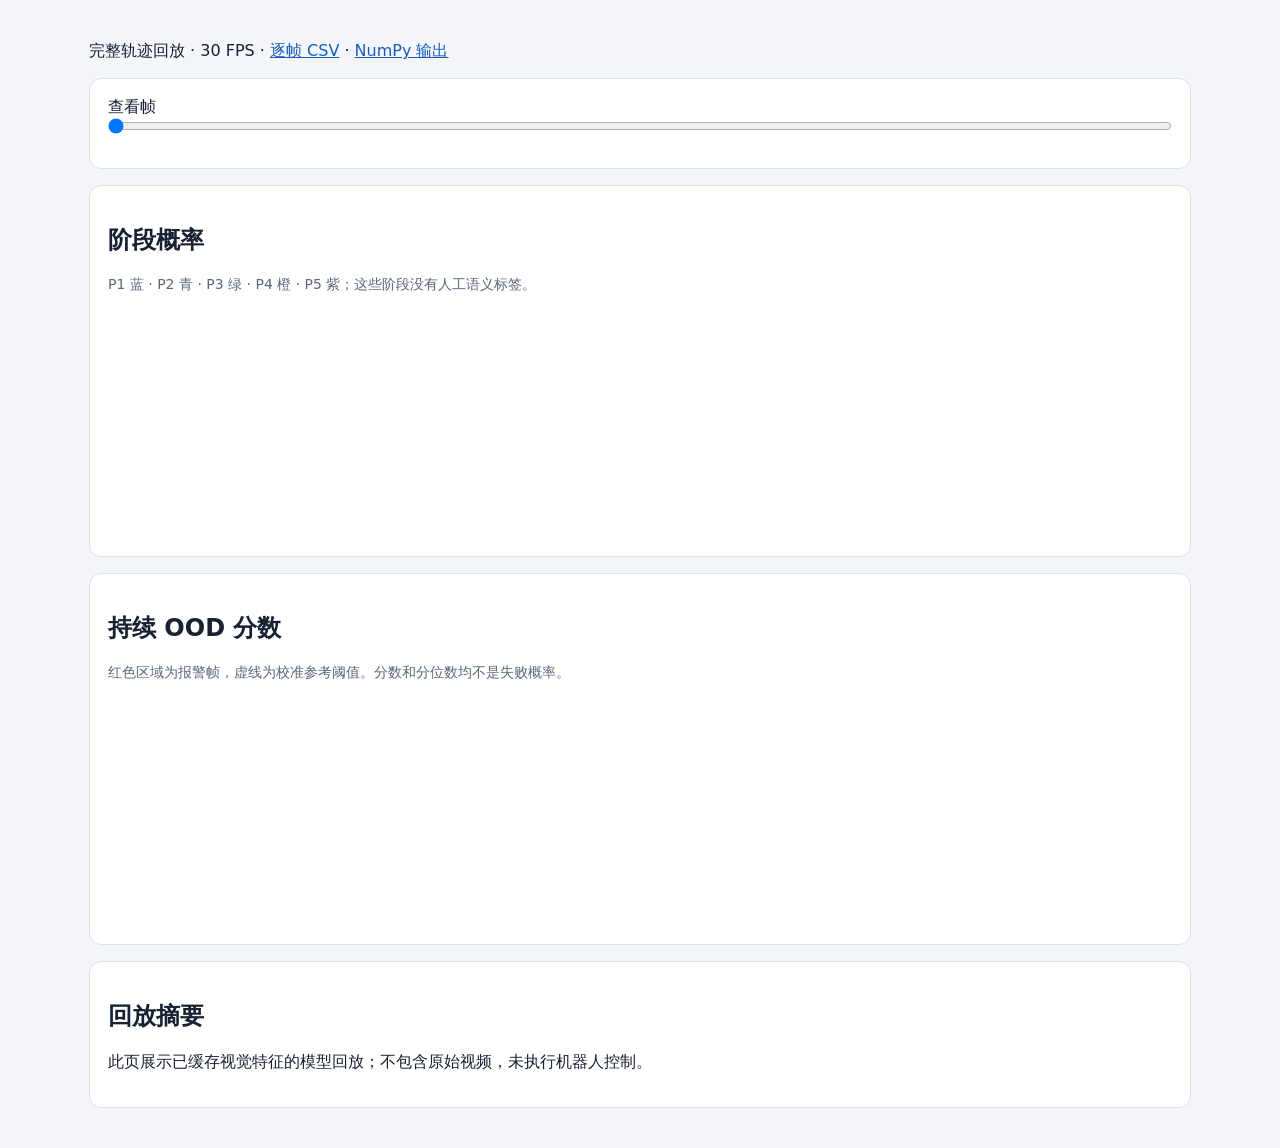
<file: rsi_tools/report.html>
<!doctype html>
<html lang="zh-CN"><meta charset="utf-8"><meta name="viewport" content="width=device-width,initial-scale=1">
<title>RSi trajectory replay</title>
<style>
*{box-sizing:border-box}body{font:16px system-ui,sans-serif;background:#f4f6fa;color:#172131;max-width:1150px;margin:auto;padding:24px;overflow-wrap:anywhere}h1{font-size:26px}section{background:white;padding:18px;border-radius:12px;margin:16px 0;border:1px solid #dbe2eb}canvas{width:100%;height:230px;display:block}input{width:100%;margin:0;display:block}pre{white-space:pre-wrap;overflow-wrap:anywhere;line-height:1.6}a{color:#185cbd}.legend{color:#586779;font-size:14px}.value{font-variant-numeric:tabular-nums}
</style>
<h1 id="title"></h1><p>完整轨迹回放 · 30 FPS · <a href="predictions.csv" download>逐帧 CSV</a> · <a href="predictions.npz" download>NumPy 输出</a></p>
<section><label for="frame">查看帧</label><input id="frame" type="range" min="0" step="1" value="0"><pre id="current" class="value"></pre></section>
<section><h2>阶段概率</h2><p class="legend">P1 蓝 · P2 青 · P3 绿 · P4 橙 · P5 紫；这些阶段没有人工语义标签。</p><canvas id="phase"></canvas></section>
<section id="riskSection"><h2>持续 OOD 分数</h2><p class="legend">红色区域为报警帧，虚线为校准参考阈值。分数和分位数均不是失败概率。</p><canvas id="risk"></canvas></section>
<section><h2>回放摘要</h2><pre id="summary"></pre><p>此页展示已缓存视觉特征的模型回放；不包含原始视频，未执行机器人控制。</p></section>
<script id="payload" type="application/json">__PAYLOAD__</script>
<script>
const data=JSON.parse(document.querySelector('#payload').textContent), slider=document.querySelector('#frame');
document.querySelector('#title').textContent=data.summary.episode;
document.querySelector('#summary').textContent=JSON.stringify(data.summary,null,2);
slider.max=data.times.length-1;
const colors=['#2263c7','#087e93','#2e854b','#c07606','#8052bc'];
function plot(id,series,maxValue,threshold){
 const c=document.getElementById(id),r=c.getBoundingClientRect(),d=window.devicePixelRatio||1;c.width=r.width*d;c.height=r.height*d;const ctx=c.getContext('2d');ctx.scale(d,d);
 const w=r.width,h=r.height,p=30,X=i=>p+i/(data.times.length-1)*(w-2*p),Y=v=>h-p-v/maxValue*(h-2*p);
 ctx.strokeStyle='#ced6e0';ctx.beginPath();ctx.moveTo(p,8);ctx.lineTo(p,h-p);ctx.lineTo(w-p,h-p);ctx.stroke();ctx.fillStyle='#526174';ctx.font='12px system-ui';ctx.fillText(maxValue.toFixed(1),0,16);ctx.fillText('0',12,h-p+2);ctx.fillText(data.times[0].toFixed(1)+'s',p,h-7);ctx.fillText(data.times.at(-1).toFixed(1)+'s',w-65,h-7);
 if(id==='risk'&&data.alarm){ctx.fillStyle='#ffebec';for(let i=0;i<data.alarm.length;i++)if(data.alarm[i])ctx.fillRect(X(i),8,Math.max(1,(w-2*p)/(data.alarm.length-1)),h-p-8);}
 if(threshold!==undefined){ctx.setLineDash([5,5]);ctx.strokeStyle='#8c2336';ctx.beginPath();ctx.moveTo(p,Y(threshold));ctx.lineTo(w-p,Y(threshold));ctx.stroke();ctx.setLineDash([]);}
 series.forEach((s,j)=>{ctx.strokeStyle=colors[j%colors.length];ctx.lineWidth=1.5;ctx.beginPath();s.forEach((v,i)=>{if(i===0)ctx.moveTo(X(i),Y(v));else ctx.lineTo(X(i),Y(v));});ctx.stroke();});
 ctx.strokeStyle='#202939';ctx.lineWidth=1;ctx.beginPath();ctx.moveTo(X(+slider.value),8);ctx.lineTo(X(+slider.value),h-p);ctx.stroke();
}
function render(){let i=+slider.value;let text=`帧 ${i} / ${data.times.length-1} · ${data.times[i].toFixed(3)} 秒\n阶段概率 ${data.phase_probs[i].map(v=>v.toFixed(4)).join(' / ')}`;
 if(data.alarm){text+=`\n确认阶段 ${data.confirmed_phase[i]} · 允许阶段 ${data.accepted_phase[i]} · 报警 ${data.alarm[i]?'是':'否'}\n持续分数 ${data.risk_score[i].toFixed(6)} · 正常校准分位 ${(100*data.risk_percentile[i]).toFixed(2)}%\n投影距离 / 重复证据 / LINe 能量：${data.evidence[i].map(v=>v.toFixed(5)).join(' / ')}`;plot('risk',[data.risk_score],Math.max(data.threshold*1.2,...data.risk_score),data.threshold);}
 else document.querySelector('#riskSection').hidden=true;
 document.querySelector('#current').textContent=text;plot('phase',[0,1,2,3,4].map(k=>data.phase_probs.map(row=>row[k])),1);
}
slider.addEventListener('input',render);window.addEventListener('resize',render);render();
</script></html>
</file>
